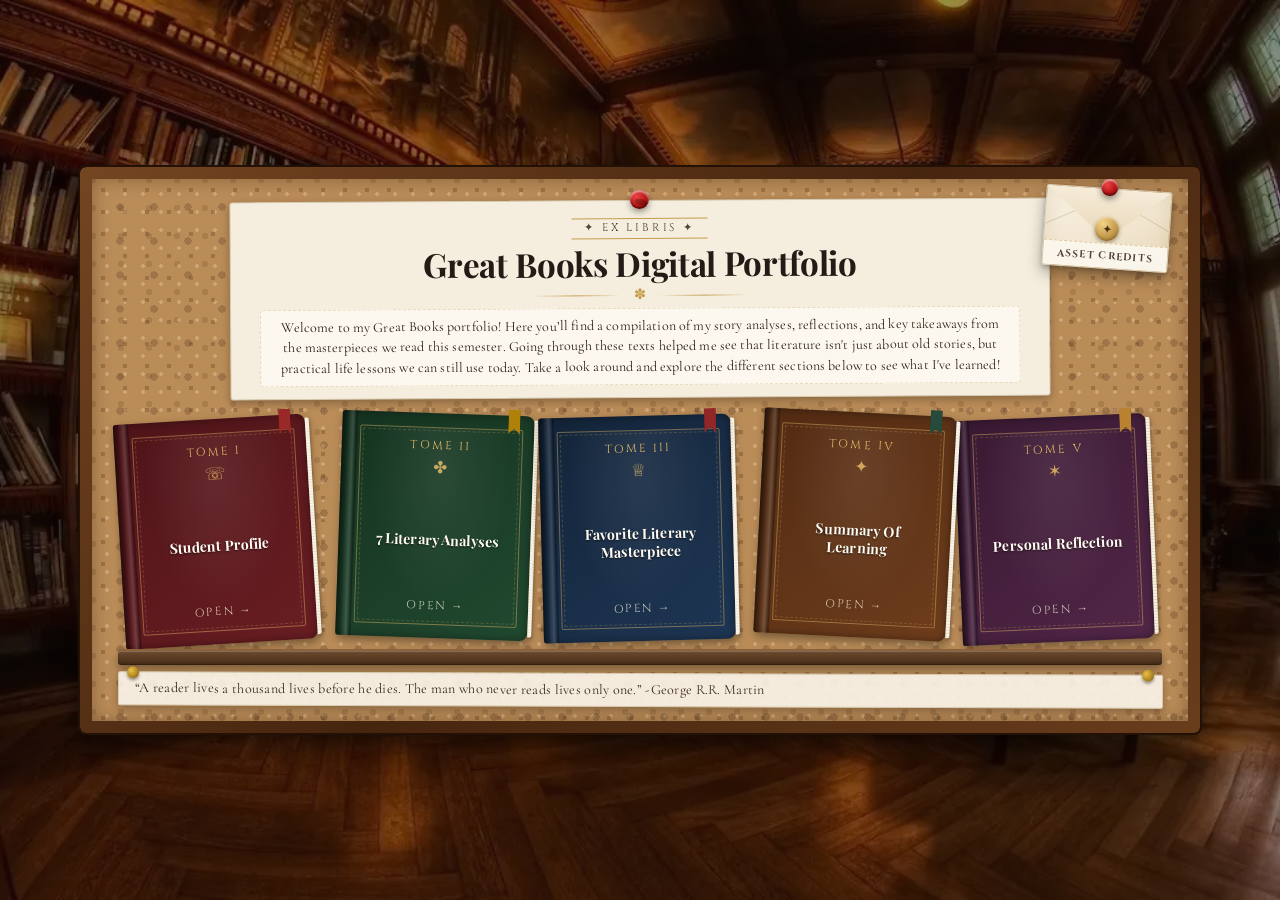
<file: index.html>
<!DOCTYPE html>
<html lang="en">

<head>
  <meta charset="UTF-8">
  <meta name="viewport" content="width=device-width, initial-scale=1.0">
  <title>Great Books Portfolio of Botis</title>

  <!-- Adaptive performance mode: decides before styles paint -->
  <script src="perf.js"></script>

  <!-- Google Fonts for Classical & Typewriter Scrapbook Aesthetic -->
  <link rel="preconnect" href="https://fonts.googleapis.com">
  <link rel="preconnect" href="https://fonts.gstatic.com" crossorigin>
  <link
    href="https://fonts.googleapis.com/css2?family=Cinzel:wght@400;600;700&family=Cormorant+Garamond:ital,wght@0,400;0,600;0,700;1,400&family=Playfair+Display:wght@700&display=swap"
    rel="stylesheet">

  <link rel="preload" as="image" href="images/opt/Library.webp" fetchpriority="high">
  <link rel="stylesheet" href="index.css">
  <link rel="stylesheet" href="viewport-scale.css">
  <script src="viewport-scale.js" defer></script>
  <link rel="stylesheet" href="perf-lite.css">
</head>

<body>

  <!-- Bulletin Board Container -->
  <main class="bulletin-board" role="main">

    <!-- Pinned Asset Credits Letter Envelope -->
    <button type="button" class="credits-envelope" id="credits-envelope" aria-haspopup="dialog"
      aria-controls="credits-letter-overlay" aria-expanded="false" aria-label="Open asset credits letter">
      <span class="envelope-pin" aria-hidden="true"></span>
      <span class="envelope-body" aria-hidden="true">
        <span class="envelope-flap"></span>
        <span class="envelope-seal">&#10022;</span>
        <span class="envelope-label">Asset Credits</span>
      </span>
    </button>

    <!-- Paper Note Pinned to the Bulletin Board -->
    <header class="pinned-paper-note">
      <!-- 3D Red Pushpin -->
      <div class="pushpin" aria-hidden="true"></div>

      <div class="ex-libris-tag">
        <span>&#10022; Ex Libris &#10022;</span>
      </div>

      <h1 class="main-title">Great Books Digital Portfolio</h1>

      <div class="ornamental-divider" aria-hidden="true">
        <span class="divider-line"></span>
        <span class="divider-icon">&#10045;</span>
        <span class="divider-line"></span>
      </div>

      <!-- Description Placeholder on Pinned Paper -->
      <div class="description-box">
        <p>
          Welcome to my Great Books portfolio! Here you’ll find a compilation of my story analyses, reflections, and key
          takeaways from the masterpieces we read this semester. Going through these texts helped me see that literature
          isn't just about old stories, but practical life lessons we can still use today. Take a look around and
          explore the different sections below to see what I've learned!
        </p>
      </div>
    </header>

    <!-- Classical Bookshelf Section (Preserved) -->
    <section class="shelf-section" aria-label="Portfolio Volumes">
      <!-- 5 Interactive Tilted Book Buttons with Static Invisible Rectangular Hover Slots -->
      <div class="books-container">

        <!-- Book 1: Student Profile -->
        <a href="student-profile.html" class="book-slot" aria-label="Open Student Profile volume">
          <div class="book-card book-1 book-burgundy">
            <span class="ribbon-bookmark" aria-hidden="true"></span>
            <div class="cover-inner-border">
              <span class="volume-tag">Tome I</span>
              <div class="book-emblem" aria-hidden="true">&#9743;</div>
              <h2 class="book-title">Student Profile</h2>
              <span class="open-prompt">Open <span class="arrow">&rarr;</span></span>
            </div>
          </div>
        </a>

        <!-- Book 2: 7 Literary Analyses -->
        <a href="literary-analyses.html" class="book-slot" aria-label="Open 7 Literary Analyses volume">
          <div class="book-card book-2 book-forest">
            <span class="ribbon-bookmark" aria-hidden="true"></span>
            <div class="cover-inner-border">
              <span class="volume-tag">Tome II</span>
              <div class="book-emblem" aria-hidden="true">&#10020;</div>
              <h2 class="book-title">7 Literary Analyses</h2>
              <span class="open-prompt">Open <span class="arrow">&rarr;</span></span>
            </div>
          </div>
        </a>

        <!-- Book 3: Favorite Literary Masterpiece -->
        <a href="favorite-masterpiece.html" class="book-slot" aria-label="Open Favorite Literary Masterpiece volume">
          <div class="book-card book-3 book-navy">
            <span class="ribbon-bookmark" aria-hidden="true"></span>
            <div class="cover-inner-border">
              <span class="volume-tag">Tome III</span>
              <div class="book-emblem" aria-hidden="true">&#9813;</div>
              <h2 class="book-title">Favorite Literary Masterpiece</h2>
              <span class="open-prompt">Open <span class="arrow">&rarr;</span></span>
            </div>
          </div>
        </a>

        <!-- Book 4: Summary of Learning -->
        <a href="summary-of-learning.html" class="book-slot" aria-label="Open Summary of Learning volume">
          <div class="book-card book-4 book-leather">
            <span class="ribbon-bookmark" aria-hidden="true"></span>
            <div class="cover-inner-border">
              <span class="volume-tag">Tome IV</span>
              <div class="book-emblem" aria-hidden="true">&#10022;</div>
              <h2 class="book-title">Summary of Learning</h2>
              <span class="open-prompt">Open <span class="arrow">&rarr;</span></span>
            </div>
          </div>
        </a>

        <!-- Book 5: Personal Reflection -->
        <a href="personal-reflection.html" class="book-slot" aria-label="Open Personal Reflection volume">
          <div class="book-card book-5 book-plum">
            <span class="ribbon-bookmark" aria-hidden="true"></span>
            <div class="cover-inner-border">
              <span class="volume-tag">Tome V</span>
              <div class="book-emblem" aria-hidden="true">&#10038;</div>
              <h2 class="book-title">Personal Reflection</h2>
              <span class="open-prompt">Open <span class="arrow">&rarr;</span></span>
            </div>
          </div>
        </a>

      </div>

      <!-- Shelf Ledge beneath the books -->
      <div class="bookshelf-ledge" aria-hidden="true"></div>
    </section>

    <!-- Pinned Footer Note -->
    <footer class="pinned-footer-note">
      <span class="corner-pin left" aria-hidden="true"></span>
      <span class="corner-pin right" aria-hidden="true"></span>
      <p class="footer-quote">&ldquo;A reader lives a thousand lives before he dies. The man who never reads lives only
        one.&rdquo; -George R.R. Martin</p>
    </footer>

  </main>

  <!-- Asset Credits Opened Letter Overlay -->
  <div class="credits-letter-overlay" id="credits-letter-overlay" role="dialog" aria-modal="true"
    aria-labelledby="credits-letter-title" aria-hidden="true">
    <div class="credits-letter-wrap">
      <button type="button" class="credits-letter-close" aria-label="Close asset credits">&times;</button>
      <article class="credits-letter">
        <header class="credits-letter-header">
          <span class="credits-letter-kicker">Ex Libris &middot; Attributions</span>
          <h2 class="credits-letter-title" id="credits-letter-title">Asset Credits</h2>
          <p class="credits-letter-intro">
            Sources for the artwork, imagery, and sound effects gathered for this portfolio.
          </p>
        </header>

        <div class="credits-letter-body">
          <section class="credits-group">
            <h3 class="credits-group-title">Homepage</h3>
            <ul class="credits-list">
              <li class="credits-item">
                <a href="https://wallhaven.cc/w/3km2ry" target="_blank" rel="noopener noreferrer">
                  <span class="credits-source-name">Background Library</span>
                  <span class="credits-source-url">https://wallhaven.cc/w/3km2ry</span>
                </a>
              </li>
            </ul>
          </section>

          <section class="credits-group">
            <h3 class="credits-group-title">Tome I</h3>
            <ul class="credits-list">
              <li class="credits-item">
                <a href="https://slamdunk.fandom.com/wiki/Takehiko_Inoue" target="_blank" rel="noopener noreferrer">
                  <span class="credits-source-name">Takehiko Inoue</span>
                  <span class="credits-source-url">https://slamdunk.fandom.com/wiki/Takehiko_Inoue</span>
                </a>
              </li>
              <li class="credits-item">
                <a href="https://halcyonrealms.com/mangacomics/slam-dunk-manga-new-edition-cover-art-full-collection/"
                  target="_blank" rel="noopener noreferrer">
                  <span class="credits-source-name">Slam Dunk Cover</span>
                  <span
                    class="credits-source-url">https://halcyonrealms.com/mangacomics/slam-dunk-manga-new-edition-cover-art-full-collection/</span>
                </a>
              </li>
              <li class="credits-item">
                <a href="https://en.wikipedia.org/wiki/Vagabond_(manga)" target="_blank" rel="noopener noreferrer">
                  <span class="credits-source-name">Vagabond Cover</span>
                  <span class="credits-source-url">https://en.wikipedia.org/wiki/Vagabond_(manga)</span>
                </a>
              </li>
              <li class="credits-item">
                <a href="https://www.simonandschuster.com/books/Real-Vol-15/Takehiko-Inoue/Real/9781974724604"
                  target="_blank" rel="noopener noreferrer">
                  <span class="credits-source-name">Real Cover</span>
                  <span
                    class="credits-source-url">https://www.simonandschuster.com/books/Real-Vol-15/Takehiko-Inoue/Real/9781974724604</span>
                </a>
              </li>
            </ul>
          </section>

          <section class="credits-group">
            <h3 class="credits-group-title">Tome II</h3>
            <ul class="credits-list">
              <li class="credits-item">
                <a href="https://www.testifygod.org/job-38-42-god-speaks-to-job.html" target="_blank"
                  rel="noopener noreferrer">
                  <span class="credits-source-name">Voice out the Whirlwind</span>
                  <span class="credits-source-url">https://www.testifygod.org/job-38-42-god-speaks-to-job.html</span>
                </a>
              </li>
              <li class="credits-item">
                <a href="https://sbm.org.uk/?page_id=1338" target="_blank" rel="noopener noreferrer">
                  <span class="credits-source-name">Maharishi Valmiki</span>
                  <span class="credits-source-url">https://sbm.org.uk/?page_id=1338</span>
                </a>
              </li>
              <li class="credits-item">
                <a href="https://ph.pinterest.com/pin/187743878205126045/" target="_blank" rel="noopener noreferrer">
                  <span class="credits-source-name">Ramayana</span>
                  <span class="credits-source-url">https://ph.pinterest.com/pin/187743878205126045/</span>
                </a>
              </li>
              <li class="credits-item">
                <a href="https://www.chinmayamissionmumbai.com/chinmaya/hcc/gurupurnima" target="_blank"
                  rel="noopener noreferrer">
                  <span class="credits-source-name">Maharishi Veda Vyasa</span>
                  <span class="credits-source-url">https://www.chinmayamissionmumbai.com/chinmaya/hcc/gurupurnima</span>
                </a>
              </li>
              <li class="credits-item">
                <a href="https://www.reddit.com/r/hinduism/comments/vbvhi4/an_italian_giampaolo_tomassetti_took_5_years_to/?tl=en"
                  target="_blank" rel="noopener noreferrer">
                  <span class="credits-source-name">Mahabharata</span>
                  <span
                    class="credits-source-url">https://www.reddit.com/r/hinduism/comments/vbvhi4/an_italian_giampaolo_tomassetti_took_5_years_to/?tl=en</span>
                </a>
              </li>
              <li class="credits-item">
                <a href="https://www.meisterdrucke.uk/fine-art-prints/Unknown-artist/953772/Homer.html" target="_blank"
                  rel="noopener noreferrer">
                  <span class="credits-source-name">Homer</span>
                  <span
                    class="credits-source-url">https://www.meisterdrucke.uk/fine-art-prints/Unknown-artist/953772/Homer.html</span>
                </a>
              </li>
              <li class="credits-item">
                <a href="https://commons.wikimedia.org/wiki/File:Triumph_of_Achilles_in_Corfu_Achilleion.jpg"
                  target="_blank" rel="noopener noreferrer">
                  <span class="credits-source-name">Iliad</span>
                  <span
                    class="credits-source-url">https://commons.wikimedia.org/wiki/File:Triumph_of_Achilles_in_Corfu_Achilleion.jpg</span>
                </a>
              </li>
              <li class="credits-item">
                <a href="https://commons.wikimedia.org/wiki/File:WATERHOUSE_-_Ulises_y_las_Sirenas_(National_Gallery_of_Victoria,_Melbourne,_1891._%C3%93leo_sobre_lienzo,_100.6_x_202_cm).jpg"
                  target="_blank" rel="noopener noreferrer">
                  <span class="credits-source-name">Odyssey</span>
                  <span
                    class="credits-source-url">https://commons.wikimedia.org/wiki/File:WATERHOUSE_-_Ulises_y_las_Sirenas_(National_Gallery_of_Victoria,_Melbourne,_1891._%C3%93leo_sobre_lienzo,_100.6_x_202_cm).jpg</span>
                </a>
              </li>
              <li class="credits-item">
                <a href="https://www.britannica.com/topic/La-Chanson-de-Roland" target="_blank"
                  rel="noopener noreferrer">
                  <span class="credits-source-name">Song of Roland</span>
                  <span class="credits-source-url">https://www.britannica.com/topic/La-Chanson-de-Roland</span>
                </a>
              </li>
              <li class="credits-item">
                <a href="https://www.britannica.com/topic/The-Tale-of-Genji" target="_blank" rel="noopener noreferrer">
                  <span class="credits-source-name">Murasaki Shikibu</span>
                  <span class="credits-source-url">https://www.britannica.com/topic/The-Tale-of-Genji</span>
                </a>
              </li>
              <li class="credits-item">
                <a href="https://ukiyo-e.org/image/jaodb/Masao_Ebina-The_Tale_of_Genji-CH33_Fuji_no_Uraba-00038391-050905-F12"
                  target="_blank" rel="noopener noreferrer">
                  <span class="credits-source-name">Tale of Genji</span>
                  <span
                    class="credits-source-url">https://ukiyo-e.org/image/jaodb/Masao_Ebina-The_Tale_of_Genji-CH33_Fuji_no_Uraba-00038391-050905-F12</span>
                </a>
              </li>
            </ul>
          </section>

          <section class="credits-group">
            <h3 class="credits-group-title">Tome III</h3>
            <ul class="credits-list">
              <li class="credits-item">
                <a href="https://commons.wikimedia.org/wiki/File:The_Brahman_Bidpai_(in_a_conversation_with_the_Raja_of_India)._BNF_Persan_376,_folio_82v.jpg"
                  target="_blank" rel="noopener noreferrer">
                  <span class="credits-source-name">Vishnu Sharma</span>
                  <span
                    class="credits-source-url">https://commons.wikimedia.org/wiki/File:The_Brahman_Bidpai_(in_a_conversation_with_the_Raja_of_India)._BNF_Persan_376,_folio_82v.jpg</span>
                </a>
              </li>
              <li class="credits-item">
                <a href="https://in.pinterest.com/pin/740490363768072303/" target="_blank" rel="noopener noreferrer">
                  <span class="credits-source-name">Panchatantra</span>
                  <span class="credits-source-url">https://in.pinterest.com/pin/740490363768072303/</span>
                </a>
              </li>
            </ul>
          </section>

          <section class="credits-group">
            <h3 class="credits-group-title">Sound Effects</h3>
            <ul class="credits-list">
              <li class="credits-item">
                <a href="https://pixabay.com/sound-effects/film-special-effects-sliding-book-36725/" target="_blank"
                  rel="noopener noreferrer">
                  <span class="credits-source-name">Book Slide</span>
                  <span
                    class="credits-source-url">https://pixabay.com/sound-effects/film-special-effects-sliding-book-36725/</span>
                </a>
              </li>
              <li class="credits-item">
                <a href="https://pixabay.com/sound-effects/film-special-effects-book-page-turn-104314/" target="_blank"
                  rel="noopener noreferrer">
                  <span class="credits-source-name">Page Turn</span>
                  <span
                    class="credits-source-url">https://pixabay.com/sound-effects/film-special-effects-book-page-turn-104314/</span>
                </a>
              </li>
              <li class="credits-item">
                <a href="https://pixabay.com/sound-effects/film-special-effects-book-drop-30016/" target="_blank"
                  rel="noopener noreferrer">
                  <span class="credits-source-name">Book Open</span>
                  <span
                    class="credits-source-url">https://pixabay.com/sound-effects/film-special-effects-book-drop-30016/</span>
                </a>
              </li>
            </ul>
          </section>
        </div>

        <footer class="credits-letter-footer">
          With gratitude to the artists &amp; archives &bull; Great Books Portfolio
        </footer>
      </article>
    </div>
  </div>

  <!-- Sound Effects -->
  <audio id="book-hover-sound" src="assets/book.mp3" preload="none"></audio>
  <audio id="book-slide-sound" src="assets/book slide.mp3" preload="none"></audio>

  <script>
    document.addEventListener('DOMContentLoaded', () => {
      const hoverAudio = document.getElementById('book-hover-sound');
      const slideAudio = document.getElementById('book-slide-sound');
      const interactiveSlots = document.querySelectorAll('.book-slot');

      // Suppress hover sound when a click is imminent (mousedown → click)
      let suppressHover = false;
      let hoverSoundTimeout = null;

      function scheduleHoverSound() {
        if (!hoverAudio) return;
        clearTimeout(hoverSoundTimeout);
        // Small delay so mousedown can cancel before the sound actually starts
        hoverSoundTimeout = setTimeout(() => {
          if (suppressHover) return;
          try {
            hoverAudio.currentTime = 0;
            hoverAudio.volume = 0.75;
            hoverAudio.play().catch(() => { });
          } catch (e) { /* audio is a progressive enhancement */ }
        }, 80);
      }

      function playSlideAndNavigate(e) {
        const href = this.href;
        if (!slideAudio || !href) return;
        e.preventDefault();

        // Hover sound already suppressed by mousedown; play only the slide SFX
        try {
          slideAudio.currentTime = 0;
          slideAudio.volume = 0.85;
          slideAudio.play().catch(() => { });
          // Guard flag: only navigate once, whichever fires first
          let navigated = false;
          const navigate = () => {
            if (navigated) return;
            navigated = true;
            clearTimeout(timer);
            slideAudio.removeEventListener('ended', navigate);
            window.location.href = href;
          };
          const timer = setTimeout(navigate, 420);
          slideAudio.addEventListener('ended', navigate, { once: true });
        } catch (err) {
          window.location.href = href;
        }
      }

      interactiveSlots.forEach((slot) => {
        slot.addEventListener('mouseenter', () => {
          suppressHover = false;
          scheduleHoverSound();
        });
        slot.addEventListener('mouseleave', () => {
          suppressHover = false;
          clearTimeout(hoverSoundTimeout);
        });
        // mousedown fires before click — cancel the pending hover sound immediately
        slot.addEventListener('mousedown', () => {
          suppressHover = true;
          clearTimeout(hoverSoundTimeout);
        });
        slot.addEventListener('focus', scheduleHoverSound);
        slot.addEventListener('click', playSlideAndNavigate);
      });

      // ------------------------------------------------------------------
      // Asset Credits Envelope & Opened Letter Overlay
      // ------------------------------------------------------------------
      const creditsEnvelope = document.getElementById('credits-envelope');
      const creditsOverlay = document.getElementById('credits-letter-overlay');
      const creditsClose = creditsOverlay
        ? creditsOverlay.querySelector('.credits-letter-close')
        : null;
      const pageTurnAudio = new Audio('assets/page turn.mp3');
      pageTurnAudio.preload = 'none';
      let lastFocusedElement = null;

      function playLetterSound() {
        try {
          pageTurnAudio.currentTime = 0;
          pageTurnAudio.volume = 0.55;
          pageTurnAudio.play().catch(() => { });
        } catch (err) {
          // Audio is a progressive enhancement only.
        }
      }

      function openCreditsLetter() {
        if (!creditsOverlay || !creditsEnvelope) return;
        lastFocusedElement = document.activeElement;
        creditsOverlay.classList.add('is-active');
        creditsOverlay.setAttribute('aria-hidden', 'false');
        creditsEnvelope.setAttribute('aria-expanded', 'true');
        document.body.classList.add('credits-open');
        playLetterSound();
        setTimeout(() => {
          if (creditsClose) creditsClose.focus();
        }, 120);
      }

      function closeCreditsLetter() {
        if (!creditsOverlay || !creditsEnvelope) return;
        creditsOverlay.classList.remove('is-active');
        creditsOverlay.setAttribute('aria-hidden', 'true');
        creditsEnvelope.setAttribute('aria-expanded', 'false');
        document.body.classList.remove('credits-open');
        if (lastFocusedElement && typeof lastFocusedElement.focus === 'function') {
          lastFocusedElement.focus();
        }
      }

      if (creditsEnvelope) {
        creditsEnvelope.addEventListener('click', openCreditsLetter);
      }

      if (creditsClose) {
        creditsClose.addEventListener('click', closeCreditsLetter);
      }

      if (creditsOverlay) {
        // Clicking the dimmed backdrop (but not the letter) closes the overlay.
        creditsOverlay.addEventListener('click', (e) => {
          if (e.target === creditsOverlay) closeCreditsLetter();
        });

        // Keep keyboard focus cycling between the close button and the links.
        creditsOverlay.addEventListener('keydown', (e) => {
          if (e.key !== 'Tab' || !creditsOverlay.classList.contains('is-active')) return;
          const focusables = creditsOverlay.querySelectorAll('a[href], button');
          if (!focusables.length) return;
          const first = focusables[0];
          const last = focusables[focusables.length - 1];
          if (e.shiftKey && document.activeElement === first) {
            e.preventDefault();
            last.focus();
          } else if (!e.shiftKey && document.activeElement === last) {
            e.preventDefault();
            first.focus();
          }
        });
      }

      document.addEventListener('keydown', (e) => {
        if (e.key === 'Escape' && creditsOverlay && creditsOverlay.classList.contains('is-active')) {
          closeCreditsLetter();
        }
      });
    });
  </script>

</body>

</html>
</file>
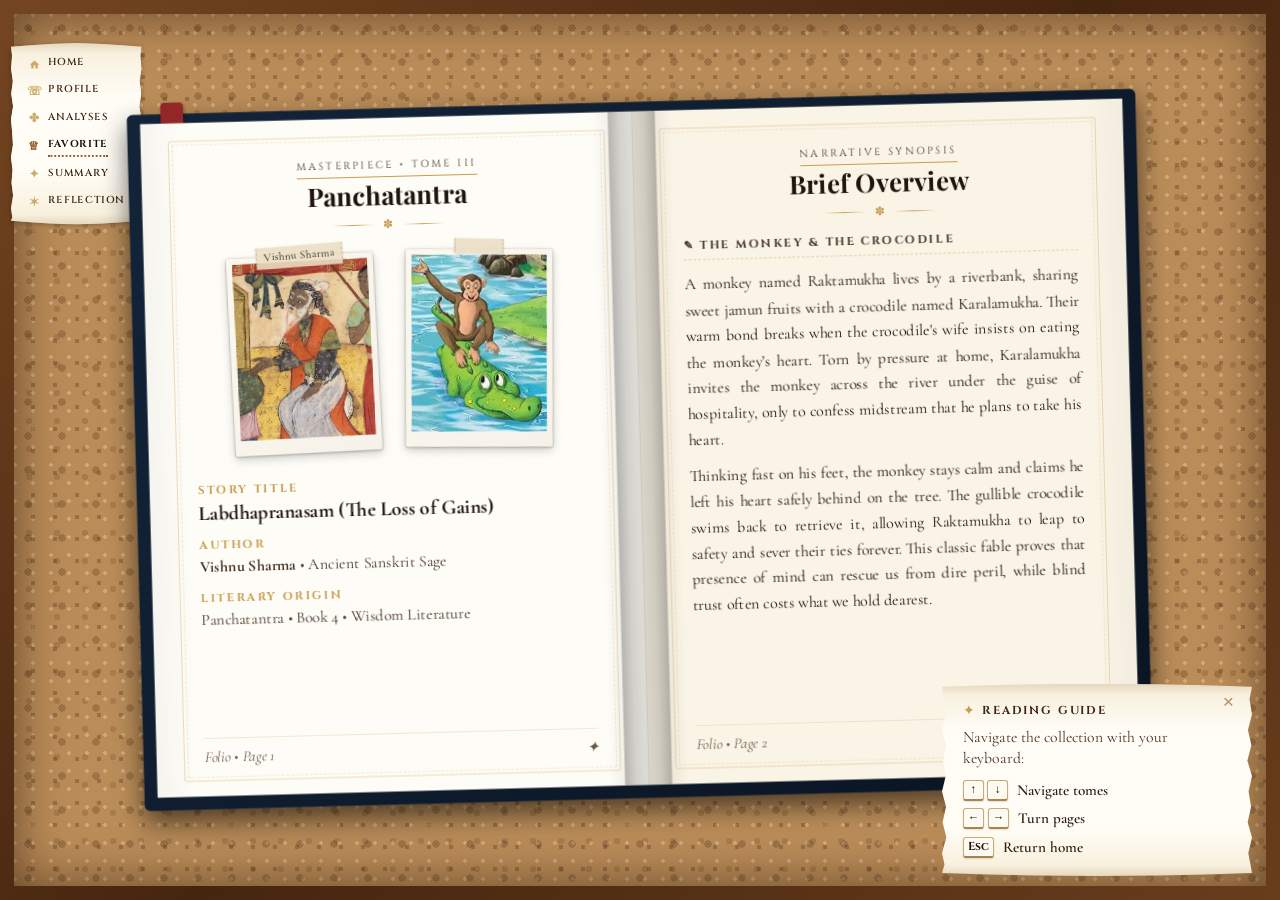
<file: favorite-masterpiece.html>
<!DOCTYPE html>
<html lang="en">

<head>
  <meta charset="UTF-8">
  <meta name="viewport" content="width=device-width, initial-scale=1.0">
  <title>Tome III - Favorite Literary Masterpiece</title>

  <!-- Adaptive performance mode: decides before styles paint -->
  <script src="perf.js"></script>

  <!-- Google Fonts for Classical Aesthetic (Identical to Tome I & Tome II) -->
  <link rel="preconnect" href="https://fonts.googleapis.com">
  <link rel="preconnect" href="https://fonts.gstatic.com" crossorigin>
  <link
    href="https://fonts.googleapis.com/css2?family=Cinzel:wght@400;600;700&family=Cormorant+Garamond:ital,wght@0,400;0,600;0,700;1,400&family=Playfair+Display:wght@700&display=swap"
    rel="stylesheet">

  <link rel="stylesheet" href="nav.css">
  <link rel="stylesheet" href="favorite-masterpiece.css">
  <link rel="stylesheet" href="viewport-scale.css">
  <script src="viewport-scale.js" defer></script>
  <link rel="stylesheet" href="perf-lite.css">
</head>

<body>

  <!-- Top Navigation Vertical Torn Paper Menu Pinned to Bulletin Board -->
  <nav class="board-top-nav" aria-label="Anthology Navigation">
    <div class="torn-paper-menu">
      <ul class="nav-menu-list">
        <li>
          <a href="index.html" class="nav-link">
            <span class="nav-icon" aria-hidden="true"><svg class="nav-icon-svg" viewBox="0 0 24 24" width="12"
                height="12" fill="currentColor">
                <path d="M10 20v-6h4v6h5v-8h3L12 3 2 12h3v8z" />
              </svg></span>
            <span class="nav-text">Home</span>
          </a>
        </li>
        <li>
          <a href="student-profile.html" class="nav-link">
            <span class="nav-icon" aria-hidden="true">&#9743;</span>
            <span class="nav-text">Profile</span>
          </a>
        </li>
        <li>
          <a href="literary-analyses.html" class="nav-link">
            <span class="nav-icon" aria-hidden="true">&#10020;</span>
            <span class="nav-text">Analyses</span>
          </a>
        </li>
        <li>
          <a href="favorite-masterpiece.html" class="nav-link is-active" aria-current="page">
            <span class="nav-icon" aria-hidden="true">&#9813;</span>
            <span class="nav-text">Favorite</span>
          </a>
        </li>
        <li>
          <a href="summary-of-learning.html" class="nav-link">
            <span class="nav-icon" aria-hidden="true">&#10022;</span>
            <span class="nav-text">Summary</span>
          </a>
        </li>
        <li>
          <a href="personal-reflection.html" class="nav-link">
            <span class="nav-icon" aria-hidden="true">&#10038;</span>
            <span class="nav-text">Reflection</span>
          </a>
        </li>
      </ul>
    </div>
  </nav>

  <!-- Open Book Component (Fits Screen Height with Natural Tilt) -->
  <article class="open-book-container" aria-label="Favorite Literary Masterpiece Open Book">

    <!-- Center Hanging Silk Bookmark Ribbon (Positioned behind pages) -->
    <div class="center-silk-ribbon" aria-hidden="true"></div>

    <div class="book-spreads-wrapper">

      <!-- ========================================================
           SPREAD 1: Pages 1 & 2
           ======================================================== -->
      <div class="book-spread active-spread" id="spread-1" role="tabpanel" aria-labelledby="spread-1">

        <!-- PAGE 1: Story Title, Author & Duo Photo Gallery -->
        <section class="book-page page-left" aria-label="Story Title and Author">
          <div class="page-inner-border">

            <header class="page-header">
              <span class="chapter-badge">Masterpiece &bull; Tome III</span>
              <h1 class="page-title">Panchatantra</h1>
              <div class="page-divider" aria-hidden="true">&#10045;</div>
            </header>

            <!-- Side-by-side photo cards: Author portrait (left) & Story illustration (right) -->
            <div class="analysis-duo-gallery" aria-label="Vishnu Sharma and Panchatantra">
              <figure class="duo-card duo-author">
                <span class="tape">Vishnu Sharma</span>
                <img src="images/opt/Vishnu Sharma.webp" alt="Portrait of Vishnu Sharma" class="duo-thumb"
                  width="500" height="818" onerror="this.style.display='none'" loading="lazy" decoding="async">
              </figure>

              <figure class="duo-card duo-story">
                <span class="tape" aria-hidden="true"></span>
                <img src="images/opt/Panchatantra.webp" alt="Panchatantra fable illustration" class="duo-thumb"
                  width="237" height="280" onerror="this.style.display='none'" loading="lazy" decoding="async">
              </figure>
            </div>

            <!-- Identity Metadata: Story Title, Author, Origin -->
            <div class="identity-meta">
              <div class="meta-field">
                <span class="meta-label">Story Title</span>
                <p class="meta-value">Labdhapranasam (The Loss of Gains)</p>
              </div>

              <div class="meta-field">
                <span class="meta-label">Author</span>
                <p class="meta-value-sub"><strong>Vishnu Sharma</strong> &bull; Ancient Sanskrit Sage</p>
              </div>

              <div class="meta-field">
                <span class="meta-label">Literary Origin</span>
                <p class="meta-value-sub">Panchatantra &bull; Book 4 &bull; Wisdom Literature</p>
              </div>
            </div>

            <!-- Page 1 Footer -->
            <footer class="page-footer">
              <span class="page-num">Folio &bull; Page 1</span>
              <span class="page-num">&#10022;</span>
            </footer>

          </div>
        </section>

        <!-- PAGE 2: Brief Overview of the Story -->
        <section class="book-page page-right" aria-label="Brief Overview">
          <div class="page-inner-border">

            <header class="page-header">
              <span class="chapter-badge">Narrative Synopsis</span>
              <h2 class="page-title">Brief Overview</h2>
              <div class="page-divider" aria-hidden="true">&#10045;</div>
            </header>

            <div class="content-section">
              <h3 class="section-heading">&#9998; The Monkey &amp; the Crocodile</h3>
              <p class="section-text">
                A monkey named Raktamukha lives by a riverbank, sharing sweet jamun fruits with a crocodile named
                Karalamukha. Their warm bond breaks when the crocodile's wife insists on eating the monkey’s heart. Torn
                by pressure at home, Karalamukha invites the monkey across the river under the guise of hospitality,
                only to confess midstream that he plans to take his heart.
              </p>
              <p class="section-text">
                Thinking fast on his feet, the monkey stays calm and claims he left his heart safely behind on the tree.
                The gullible crocodile swims back to retrieve it, allowing Raktamukha to leap to safety and sever their
                ties forever. This classic fable proves that presence of mind can rescue us from dire peril, while
                blind trust often costs what we hold dearest.
              </p>
            </div>

            <!-- Page 2 Footer with Folded Paper Dog-Ear Corner -->
            <footer class="page-footer">
              <span class="page-num">Folio &bull; Page 2</span>
              <button class="page-corner-fold fold-right" onclick="switchSpread(2)" aria-label="Turn page forward"
                title="Folded corner: click to turn page"></button>
            </footer>

          </div>
        </section>

      </div>

      <!-- ========================================================
           SPREAD 2: Pages 3 & 4
           ======================================================== -->
      <div class="book-spread" id="spread-2" role="tabpanel" aria-labelledby="spread-2">

        <!-- PAGE 3: The Reason Why It's My Favorite -->
        <section class="book-page page-left" aria-label="The Reason">
          <div class="page-inner-border">

            <header class="page-header">
              <span class="chapter-badge">Personal Preference</span>
              <h2 class="page-title">The Reason</h2>
              <div class="page-divider" aria-hidden="true">&#10045;</div>
            </header>

            <div class="content-section">
              <h3 class="section-heading">&#10020; Why It&rsquo;s My Favorite Masterpiece</h3>
              <p class="section-text">
                The monkey and the crocodile is my favorite literary masterpiece because it gives a great lesson without
                making me sit through a super long story. I like how it gets right to the point, so whenever I need a
                quick reminder about being careful with who I trust, I can just think back to this story without reading
                through pages of text.
              </p>
              <p class="section-text">
                It also feels super familiar to me because it reminds me of the Pabula ng Unggoy at Buwaya in the
                Philippines. It makes me wonder if our local version was derived from this Panchatantra story.
              </p>
              <p class="section-text">
                Plus, stories that personify animals are just really fun to read. Giving animals human personalities,
                talk, and sneaky traits makes the whole thing entertaining, while still keeping the moral simple and
                relatable for everyday life.
              </p>
            </div>

            <!-- Page 3 Footer with Folded Paper Dog-Ear Corner -->
            <footer class="page-footer">
              <button class="page-corner-fold fold-left" onclick="switchSpread(1)" aria-label="Turn page back"
                title="Folded corner: click to turn back"></button>
              <span class="page-num">Folio &bull; Page 3</span>
            </footer>

          </div>
        </section>

        <!-- PAGE 4: Why I Appreciate the Story & Personal Connection and Realization -->
        <section class="book-page page-right" aria-label="Appreciation and Insight">
          <div class="page-inner-border">

            <header class="page-header">
              <span class="chapter-badge">Reflection &bull; Meaning</span>
              <h2 class="page-title">Appreciation &amp; Insight</h2>
              <div class="page-divider" aria-hidden="true">&#10045;</div>
            </header>

            <div class="content-section">
              <h3 class="section-heading">&#10020; Why I Appreciate the Story</h3>
              <p class="section-text">
                The themes of betrayal, presence of mind, and misplaced trust are the reasons why I appreciate this
                story. Karalamukha starting off as a loyal friend but giving in to his wife's demands shows how
                quickly people can turn on you when external pressure comes in, which is a practical lesson about
                keeping your guard up. On the other hand, Raktamukha's character shows the power of staying calm under
                pressure. Instead of panicking when he realizes he's in danger, he uses his quick wits to outsmart the
                crocodile, proving that clear thinking can save you from tough situations.
              </p>
            </div>

            <div class="content-section">
              <h3 class="section-heading">&#10038; Personal Connection and Realization</h3>
              <p class="section-text" style="font-style: italic;">
                Reading this story made me reflect on my own relationships and how easy it is to trust people without
                thinking twice. Being a good friend doesn't mean blindly following someone or letting
                your guard down completely, proving that these quick life lessons are universal and stick with us no
                matter where we grow up.
              </p>
            </div>

            <!-- Page 4 Footer (Final Page) -->
            <footer class="page-footer">
              <span class="page-num">Folio &bull; Page 4</span>
              <span class="page-num" aria-hidden="true">&#10022;</span>
            </footer>

          </div>
        </section>

      </div>

      <!-- Realistic 3D Flipping Leaf Overlay -->
      <div class="flipping-page-leaf" id="flipping-leaf" aria-hidden="true">
        <div class="leaf-side leaf-front" id="leaf-front"></div>
        <div class="leaf-side leaf-back" id="leaf-back"></div>
      </div>

      <!-- Dynamic Ambient Page Shadows -->
      <div class="page-turning-shadow shadow-left" id="shadow-left" aria-hidden="true"></div>
      <div class="page-turning-shadow shadow-right" id="shadow-right" aria-hidden="true"></div>

    </div>
  </article>

  <!-- Sound Effect on Page Turn -->
  <audio id="page-turn-sound" src="assets/page turn.mp3" preload="none"></audio>

  <!-- Interactive Spread Switcher: Text Fade-Out -> Curved Page Turn -> Text Fade-In -->
  <script>
    let isTurning = false;
    let page2Clone = null;
    let page3Clone = null;

    function prefersReducedMotion() {
      return window.matchMedia && window.matchMedia('(prefers-reduced-motion: reduce)').matches;
    }

    function isLiteMode() {
      return document.documentElement.classList.contains('perf-lite');
    }

    function getOrCreateClones() {
      if (!page2Clone || !page3Clone) {
        const spread1 = document.getElementById('spread-1');
        const spread2 = document.getElementById('spread-2');
        if (spread1 && spread2) {
          const p2 = spread1.querySelector('.page-right');
          const p3 = spread2.querySelector('.page-left');
          if (p2 && p3) {
            page2Clone = p2.cloneNode(true);
            page3Clone = p3.cloneNode(true);
          }
        }
      }
      return { page2Clone, page3Clone };
    }

    function playPageTurnSound() {
      const turnAudio = document.getElementById('page-turn-sound');
      if (!turnAudio) return;
      try {
        turnAudio.currentTime = 0;
        turnAudio.volume = 0.85;
        turnAudio.play().catch(() => { });
      } catch (e) {
        turnAudio.play().catch(() => { });
      }
    }

    function switchSpread(targetSpread) {
      if (isTurning) return;
      const spread1 = document.getElementById('spread-1');
      const spread2 = document.getElementById('spread-2');
      const currentSpreadNum = spread1.classList.contains('active-spread') ? 1 : 2;

      if (targetSpread === currentSpreadNum) return;

      const bookContainer = document.querySelector('.open-book-container');
      const flippingLeaf = document.getElementById('flipping-leaf');
      const leafFront = document.getElementById('leaf-front');
      const leafBack = document.getElementById('leaf-back');

      // Play page turn audio sound effect
      playPageTurnSound();

      // Momentarily disappear corner folds on click
      if (bookContainer) {
        bookContainer.classList.add('turning-in-progress');
      }

      // Reduced-motion users and small screens get a cheap crossfade.
      // Lightweight desktops still get the 3D page turn (optimized & quicker).
      const usesStackedLayout = window.innerWidth <= 768 &&
        !document.documentElement.classList.contains('is-scaled');
      if (usesStackedLayout || prefersReducedMotion() || !flippingLeaf || !leafFront || !leafBack) {
        isTurning = true;
        const outgoingSpread = targetSpread === 2 ? spread1 : spread2;
        const incomingSpread = targetSpread === 2 ? spread2 : spread1;
        outgoingSpread.classList.add('leaving-spread');
        outgoingSpread.classList.remove('active-spread');
        incomingSpread.classList.add('active-spread');
        setTimeout(() => {
          outgoingSpread.classList.remove('leaving-spread');
          if (bookContainer) bookContainer.classList.remove('turning-in-progress');
          isTurning = false;
        }, 180);
        return;
      }

      isTurning = true;
      const { page2Clone: p2c, page3Clone: p3c } = getOrCreateClones();

      if (targetSpread === 2) {
        // Turning Forward: Page 2 flips left over the spine to become Page 3
        const page2Source = spread1.querySelector('.page-right');

        leafFront.replaceChildren(p2c);
        leafBack.replaceChildren(p3c);

        spread2.classList.add('spread-underneath');
        page2Source.style.visibility = 'hidden';

        flippingLeaf.className = 'flipping-page-leaf flip-forward';

        const completeTurn = () => {
          spread2.classList.add('active-spread');
          spread2.classList.remove('spread-underneath');
          spread1.classList.remove('active-spread');
          page2Source.style.visibility = '';

          requestAnimationFrame(() => {
            flippingLeaf.className = 'flipping-page-leaf';
            if (bookContainer) {
              bookContainer.classList.remove('turning-in-progress');
            }
            isTurning = false;
          });
        };

        const turnMs = isLiteMode() ? 430 : 500;
        const timer = setTimeout(completeTurn, turnMs + 30);
        flippingLeaf.addEventListener('animationend', () => {
          clearTimeout(timer);
          completeTurn();
        }, { once: true });

      } else {
        // Turning Backward: Page 3 flips right over the spine to become Page 2
        const page3Source = spread2.querySelector('.page-left');

        leafFront.replaceChildren(p3c);
        leafBack.replaceChildren(p2c);

        spread1.classList.add('spread-underneath');
        page3Source.style.visibility = 'hidden';

        flippingLeaf.className = 'flipping-page-leaf flip-backward';

        const completeTurn = () => {
          spread1.classList.add('active-spread');
          spread1.classList.remove('spread-underneath');
          spread2.classList.remove('active-spread');
          page3Source.style.visibility = '';

          requestAnimationFrame(() => {
            flippingLeaf.className = 'flipping-page-leaf';
            if (bookContainer) {
              bookContainer.classList.remove('turning-in-progress');
            }
            isTurning = false;
          });
        };

        const turnMs = isLiteMode() ? 430 : 500;
        const timer = setTimeout(completeTurn, turnMs + 30);
        flippingLeaf.addEventListener('animationend', () => {
          clearTimeout(timer);
          completeTurn();
        }, { once: true });
      }
    }

    // Keyboard navigation (Arrow keys and Page Up/Down)
    document.addEventListener('keydown', (e) => {
      if (e.key === 'ArrowRight' || e.key === 'PageDown') {
        switchSpread(2);
      } else if (e.key === 'ArrowLeft' || e.key === 'PageUp') {
        switchSpread(1);
      }
    });

  </script>
  <script src="book-nav.js"></script>

</body>

</html>
</file>
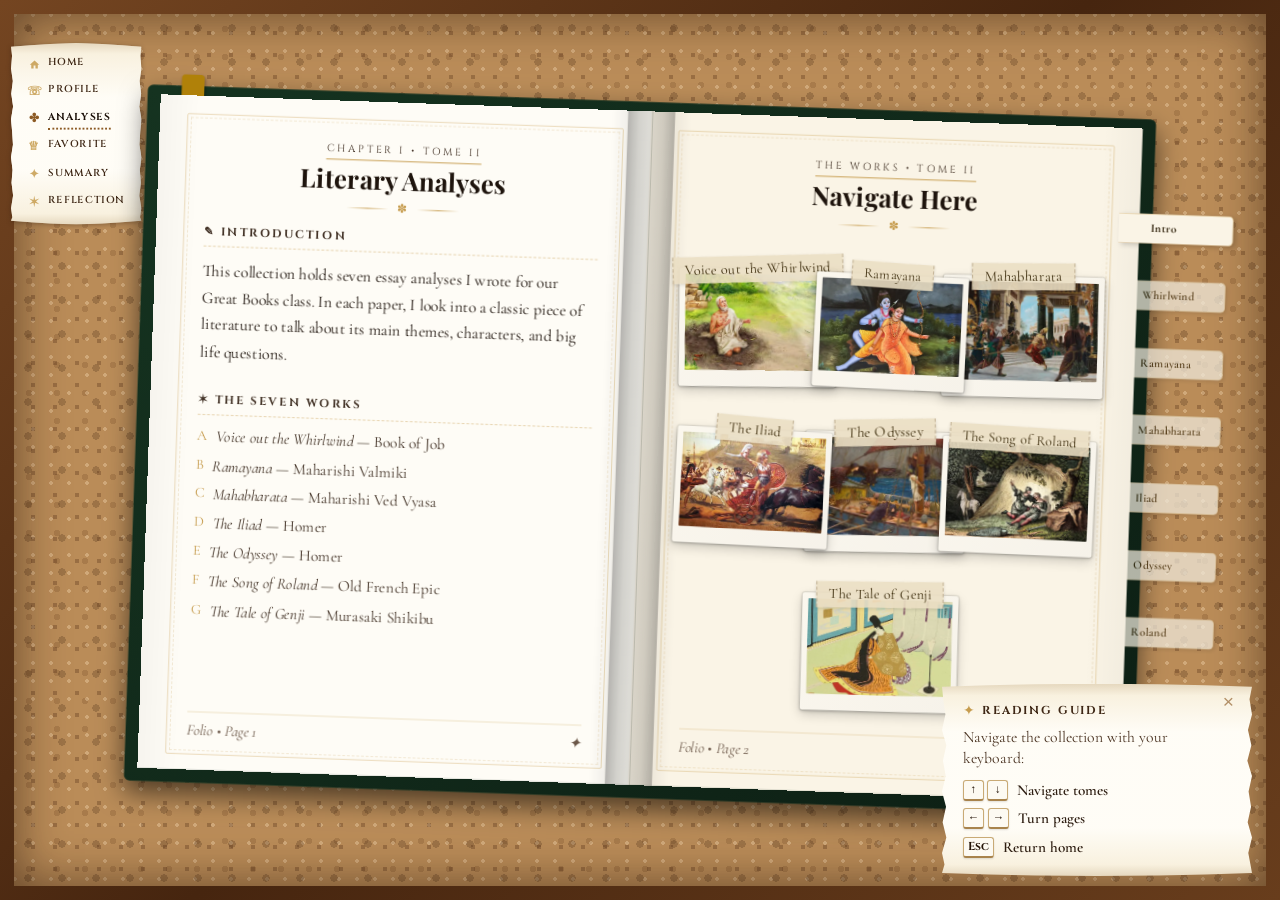
<file: literary-analyses.html>
<!DOCTYPE html>
<html lang="en">

<head>
  <meta charset="UTF-8">
  <meta name="viewport" content="width=device-width, initial-scale=1.0">
  <title>Tome II - Literary Analyses</title>

  <!-- Adaptive performance mode: decides before styles paint -->
  <script src="perf.js"></script>

  <!-- Google Fonts for Classical & Typewriter Aesthetic -->
  <link rel="preconnect" href="https://fonts.googleapis.com">
  <link rel="preconnect" href="https://fonts.gstatic.com" crossorigin>
  <link
    href="https://fonts.googleapis.com/css2?family=Cinzel:wght@400;600;700&family=Cormorant+Garamond:ital,wght@0,400;0,600;0,700;1,400&family=Playfair+Display:wght@700&display=swap"
    rel="stylesheet">

  <link rel="stylesheet" href="nav.css">
  <link rel="stylesheet" href="literary-analyses.css">
  <link rel="stylesheet" href="viewport-scale.css">
  <script src="viewport-scale.js" defer></script>
  <link rel="stylesheet" href="perf-lite.css">
</head>

<body>

  <!-- Top Navigation Vertical Torn Paper Menu Pinned to Bulletin Board -->
  <nav class="board-top-nav" aria-label="Anthology Navigation">
    <div class="torn-paper-menu">
      <ul class="nav-menu-list">
        <li>
          <a href="index.html" class="nav-link">
            <span class="nav-icon" aria-hidden="true"><svg class="nav-icon-svg" viewBox="0 0 24 24" width="12"
                height="12" fill="currentColor">
                <path d="M10 20v-6h4v6h5v-8h3L12 3 2 12h3v8z" />
              </svg></span>
            <span class="nav-text">Home</span>
          </a>
        </li>
        <li>
          <a href="student-profile.html" class="nav-link">
            <span class="nav-icon" aria-hidden="true">&#9743;</span>
            <span class="nav-text">Profile</span>
          </a>
        </li>
        <li>
          <a href="literary-analyses.html" class="nav-link is-active" aria-current="page">
            <span class="nav-icon" aria-hidden="true">&#10020;</span>
            <span class="nav-text">Analyses</span>
          </a>
        </li>
        <li>
          <a href="favorite-masterpiece.html" class="nav-link">
            <span class="nav-icon" aria-hidden="true">&#9813;</span>
            <span class="nav-text">Favorite</span>
          </a>
        </li>
        <li>
          <a href="summary-of-learning.html" class="nav-link">
            <span class="nav-icon" aria-hidden="true">&#10022;</span>
            <span class="nav-text">Summary</span>
          </a>
        </li>
        <li>
          <a href="personal-reflection.html" class="nav-link">
            <span class="nav-icon" aria-hidden="true">&#10038;</span>
            <span class="nav-text">Reflection</span>
          </a>
        </li>
      </ul>
    </div>
  </nav>

  <!-- Open Book Component (Fits Screen Height) -->
  <article class="open-book-container" aria-label="7 Literary Analyses Open Book">

    <!-- Center Hanging Silk Bookmark Ribbon -->
    <div class="center-silk-ribbon" aria-hidden="true"></div>

    <div class="book-spreads-wrapper">

      <!-- Spread: Page 1 (Introduction) & Page 2 (7 Image Postcards) -->
      <div class="book-spread active-spread" id="spread-1" role="tabpanel">

        <!-- PAGE 1: Introduction -->
        <section class="book-page page-left" aria-label="Introduction to the Seven Literary Analyses">
          <div class="page-inner-border">

            <header class="page-header">
              <span class="chapter-badge">Chapter I &bull; Tome II</span>
              <h1 class="page-title">Literary Analyses</h1>
              <div class="page-divider" aria-hidden="true">&#10045;</div>
            </header>

            <div class="content-section">
              <h2 class="section-heading">&#9998; Introduction</h2>
              <p class="section-text">
                This collection holds seven essay analyses I wrote for our Great Books class. In each paper, I look into
                a classic piece of literature to talk about its main themes, characters, and big life questions.
              </p>
            </div>

            <div class="content-section">
              <h3 class="section-heading">&#10038; The Seven Works</h3>
              <ul class="goals-list">
                <li><span class="goal-icon">A</span><span><em>Voice out the Whirlwind</em> &mdash; Book of Job</span>
                </li>
                <li><span class="goal-icon">B</span><span><em>Ramayana</em> &mdash; Maharishi Valmiki</span></li>
                <li><span class="goal-icon">C</span><span><em>Mahabharata</em> &mdash; Maharishi Ved Vyasa</span></li>
                <li><span class="goal-icon">D</span><span><em>The Iliad</em> &mdash; Homer</span></li>
                <li><span class="goal-icon">E</span><span><em>The Odyssey</em> &mdash; Homer</span></li>
                <li><span class="goal-icon">F</span><span><em>The Song of Roland</em> &mdash; Old French Epic</span>
                </li>
                <li><span class="goal-icon">G</span><span><em>The Tale of Genji</em> &mdash; Murasaki Shikibu</span>
                </li>
              </ul>
            </div>

            <footer class="page-footer">
              <span class="page-num">Folio &bull; Page 1</span>
              <span class="page-num">&#10022;</span>
            </footer>

          </div>
        </section>

        <!-- PAGE 2: 7 Image-Only Postcards (4:3 ratio) -->
        <section class="book-page page-right" aria-label="Gallery of Seven Works">
          <div class="page-inner-border">

            <header class="page-header">
              <span class="chapter-badge">The Works &bull; Tome II</span>
              <h2 class="page-title">Navigate Here</h2>
              <div class="page-divider" aria-hidden="true">&#10045;</div>
            </header>

            <div class="postcard-grid">

              <!-- pc-1: has dedicated analysis — click to open -->
              <figure class="postcard pc-1" role="button" tabindex="0" onclick="switchSpread(2)"
                onkeydown="if(event.key==='Enter'||event.key===' ')switchSpread(2)"
                aria-label="Open Voice out the Whirlwind analysis"
                title="Voice out the Whirlwind — Click to read analysis">
                <span class="tape">Voice out the Whirlwind</span>
                <img src="images/opt/Voice of the Whirlwind.webp" alt="Voice out the Whirlwind" class="postcard-img"
                  width="738" height="415" onerror="this.style.display='none'" decoding="async">
              </figure>

              <!-- pc-2: Ramayana — click to open -->
              <figure class="postcard pc-2" role="button" tabindex="0" onclick="switchSpread(3)"
                onkeydown="if(event.key==='Enter'||event.key===' ')switchSpread(3)" aria-label="Open Ramayana analysis"
                title="Ramayana — Click to read analysis">
                <span class="tape">Ramayana</span>
                <img src="images/opt/Ramayana.webp" alt="Ramayana" class="postcard-img" width="800" height="592"
                  onerror="this.style.display='none'" decoding="async">
              </figure>

              <!-- pc-3: Mahabharata — click to open -->
              <figure class="postcard pc-3" role="button" tabindex="0" onclick="switchSpread(4)"
                onkeydown="if(event.key==='Enter'||event.key===' ')switchSpread(4)"
                aria-label="Open Mahabharata analysis" title="Mahabharata — Click to read analysis">
                <span class="tape">Mahabharata</span>
                <img src="images/opt/Mahabharata.webp" alt="Mahabharata" class="postcard-img" width="655" height="468"
                  onerror="this.style.display='none'" decoding="async">
              </figure>

              <!-- pc-4: The Iliad — click to open -->
              <figure class="postcard pc-4" role="button" tabindex="0" onclick="switchSpread(5)"
                onkeydown="if(event.key==='Enter'||event.key===' ')switchSpread(5)" aria-label="Open The Iliad analysis"
                title="The Iliad — Click to read analysis">
                <span class="tape">The Iliad</span>
                <img src="images/opt/The Iliad.webp" alt="The Iliad" class="postcard-img" width="700" height="313"
                  onerror="this.style.display='none'" decoding="async">
              </figure>

              <!-- pc-5: The Odyssey — click to open -->
              <figure class="postcard pc-5" role="button" tabindex="0" onclick="switchSpread(6)"
                onkeydown="if(event.key==='Enter'||event.key===' ')switchSpread(6)"
                aria-label="Open The Odyssey analysis" title="The Odyssey — Click to read analysis">
                <span class="tape">The Odyssey</span>
                <img src="images/opt/The Odyssey.webp" alt="The Odyssey" class="postcard-img" width="800" height="391"
                  onerror="this.style.display='none'" decoding="async">
              </figure>

              <!-- pc-6: The Song of Roland — click to open -->
              <figure class="postcard pc-6" role="button" tabindex="0" onclick="switchSpread(7)"
                onkeydown="if(event.key==='Enter'||event.key===' ')switchSpread(7)"
                aria-label="Open The Song of Roland analysis" title="The Song of Roland — Click to read analysis">
                <span class="tape">The Song of Roland</span>
                <img src="images/opt/The Song of Roland.webp" alt="The Song of Roland" class="postcard-img" width="600"
                  height="402" onerror="this.style.display='none'" decoding="async">
              </figure>

              <!-- pc-7: The Tale of Genji — click to open -->
              <figure class="postcard pc-7" role="button" tabindex="0" onclick="switchSpread(8)"
                onkeydown="if(event.key==='Enter'||event.key===' ')switchSpread(8)"
                aria-label="Open The Tale of Genji analysis" title="The Tale of Genji — Click to read analysis">
                <span class="tape">The Tale of Genji</span>
                <img src="images/opt/The Tale of Genji.webp" alt="The Tale of Genji" class="postcard-img" width="700"
                  height="500" onerror="this.style.display='none'" decoding="async">
              </figure>

            </div>

            <footer class="page-footer">
              <span class="page-num">Folio &bull; Page 2</span>
              <button class="page-corner-fold fold-right" onclick="switchSpread(2)" aria-label="Turn page forward"
                title="Turn to Voice out the Whirlwind"></button>
            </footer>

          </div>
        </section>

      </div>

      <!-- ========================================================
           SPREAD 2: Pages 3 & 4 — Voice out the Whirlwind
           ======================================================== -->
      <div class="book-spread" id="spread-2" role="tabpanel" aria-labelledby="spread-2">

        <!-- PAGE 3: Story overview — image, author, literary lens -->
        <section class="book-page page-left" aria-label="Voice out the Whirlwind — Overview">
          <div class="page-inner-border">

            <header class="page-header">
              <span class="chapter-badge">Analysis A &bull; Tome II</span>
              <h2 class="page-title">Voice out the Whirlwind</h2>
              <div class="page-divider" aria-hidden="true">&#10045;</div>
            </header>

            <!-- Story image — postcard style (matches Navigate Here gallery) -->
            <figure class="postcard analysis-feature-postcard">
              <span class="tape" aria-hidden="true"></span>
              <img src="images/opt/Voice of the Whirlwind.webp" alt="Voice out the Whirlwind"
                class="postcard-img" width="738" height="415" onerror="this.style.display='none'"
                loading="lazy" decoding="async">
            </figure>

            <!-- Author & lens block structured with Tome 1 section-heading styling -->
            <div class="content-section">
              <h3 class="section-heading"><svg aria-hidden="true" xmlns="http://www.w3.org/2000/svg" viewBox="0 0 24 24"
                  width="13" height="13" fill="currentColor" style="vertical-align:middle;flex-shrink:0">
                  <path
                    d="M12 4.5C7 4.5 2.73 7.61 1 12c1.73 4.39 6 7.5 11 7.5s9.27-3.11 11-7.5c-1.73-4.39-6-7.5-11-7.5zm0 12.5a5 5 0 1 1 0-10 5 5 0 0 1 0 10zm0-8a3 3 0 1 0 0 6 3 3 0 0 0 0-6z" />
                </svg> Ecocritical Lens</h3>
              <p class="section-text">
                Ecocritical lens best fit this story because God speak directly out of a fierce whirlwind
                and uses the raw power of the natural world to humble Job Instead of debating human rules or
                morals, the text directs our attention to the mysteries of ocean tides, weather patterns,
                and untamed beasts like the Leviathan. Looking through this lens helps us see that humans
                are not the center of the universe, reminding us to respect cosmic forces that exist far
                beyond our control
              </p>
            </div>

            <footer class="page-footer">
              <button class="page-corner-fold fold-left" onclick="switchSpread(1)" aria-label="Turn page back"
                title="Return to postcards"></button>
              <span class="page-num">Folio &bull; Page 3</span>
            </footer>

          </div>
        </section>

        <!-- PAGE 4: Literary analysis & personal insight -->
        <section class="book-page page-right" aria-label="Voice out the Whirlwind — Analysis">
          <div class="page-inner-border">

            <header class="page-header">
              <span class="chapter-badge">Literary Analysis</span>
              <h2 class="page-title">Analysis &amp; Insight</h2>
              <div class="page-divider" aria-hidden="true">&#10045;</div>
            </header>

            <div class="content-section">
              <h3 class="section-heading">&#10020; Literary Analysis</h3>
              <p class="section-text">
                The passage shows that we cannot always understand or control the hardships that happen to
                us in life. When God highlights the massive design of the earth and the heavens, it makes
                Job’s personal complaints feel tiny in comparison. In the end, it reminds us that when life
                gets overwhelming, practicing humility and accepting our personal limits is often the
                healthiest response.
              </p>
            </div>

            <div class="content-section">
              <h3 class="section-heading">&#10038; My Insight</h3>
              <p class="section-text" style="font-style: italic;">
                The story made me realize that every struggle or minor setback that I face is a test of my
                character. The challenges and sufferings that I face as a student also made me realize that
                such minor issues don't matter at all because there are bigger pictures than things I have
                experienced, and also some people suffer more than I do. Ultimately, the story taught me to
                have faith in the Lord’s plans for me and just be grateful for what I have today.
              </p>
            </div>

            <footer class="page-footer">
              <span class="page-num">Folio &bull; Page 4</span>
              <button class="page-corner-fold fold-right" onclick="switchSpread(3)" aria-label="Turn page forward"
                title="Turn to Ramayana"></button>
            </footer>

          </div>
        </section>

      </div>

      <!-- ========================================================
           SPREAD 3: Pages 5 & 6 — Ramayana
           ======================================================== -->
      <div class="book-spread" id="spread-3" role="tabpanel" aria-labelledby="spread-3">

        <!-- PAGE 5: Story overview — side-by-side images (story & author) & literary lens -->
        <section class="book-page page-left" aria-label="Ramayana — Overview">
          <div class="page-inner-border">

            <header class="page-header">
              <span class="chapter-badge">Analysis B &bull; Tome II</span>
              <h2 class="page-title">Ramayana</h2>
              <div class="page-divider" aria-hidden="true">&#10045;</div>
            </header>

            <!-- Side-by-side photo cards: Author portrait (left) & Story cover (right) -->
            <div class="analysis-duo-gallery" aria-label="Maharishi Valmiki and Ramayana">
              <figure class="duo-card duo-author">
                <span class="tape">Maharishi Valmiki</span>
                <img src="images/opt/Maharishi Valmiki.webp" alt="Portrait of Maharishi Valmiki" class="duo-thumb"
                  width="493" height="622" onerror="this.style.display='none'" loading="lazy" decoding="async">
              </figure>

              <figure class="duo-card duo-story">
                <span class="tape" aria-hidden="true"></span>
                <img src="images/opt/Ramayana.webp" alt="Ramayana epic illustration" class="duo-thumb"
                  width="800" height="592" onerror="this.style.display='none'" loading="lazy" decoding="async">
              </figure>
            </div>

            <!-- Literary lens block -->
            <div class="content-section">
              <h3 class="section-heading"><svg aria-hidden="true" xmlns="http://www.w3.org/2000/svg" viewBox="0 0 24 24"
                  width="13" height="13" fill="currentColor" style="vertical-align:middle;flex-shrink:0">
                  <path d="M12 1L3 5v6c0 5.55 3.84 10.74 9 12 5.16-1.26 9-6.45 9-12V5l-9-4z" />
                </svg> Archetypal Lens</h3>
              <p class="section-text">
                Archetypal Lens works best here because the story is built around familiar character types
                and a classic hero's quest. Rama fits the mold of the noble hero who must endure an unjust
                exile, while Ravana represents the ultimate villain who kicks off the conflict by abducting
                Sita. Looking at the epic through these recurring story patterns helps us see how ancient
                literature used clear symbols of good and evil to teach moral duty
              </p>
            </div>

            <footer class="page-footer">
              <button class="page-corner-fold fold-left" onclick="switchSpread(2)" aria-label="Turn page back"
                title="Return to Voice out the Whirlwind"></button>
              <span class="page-num">Folio &bull; Page 5</span>
            </footer>

          </div>
        </section>

        <!-- PAGE 6: Literary analysis & personal insight -->
        <section class="book-page page-right" aria-label="Ramayana — Analysis">
          <div class="page-inner-border">

            <header class="page-header">
              <span class="chapter-badge">Literary Analysis</span>
              <h2 class="page-title">Analysis &amp; Insight</h2>
              <div class="page-divider" aria-hidden="true">&#10045;</div>
            </header>

            <div class="content-section">
              <h3 class="section-heading">&#10020; Literary Analysis</h3>
              <p class="section-text">
                The main point of this epic is that sticking to your moral duty, or dharma, matters much
                more than your own personal comfort. Rama gives up his right to the throne without
                complaining and heads into the wilderness for fourteen years just to honor his family's
                word. It delivers a strong message that staying honest and loyal will help you get through
                tough trials, even when other people try to derail your life
              </p>
            </div>

            <div class="content-section">
              <h3 class="section-heading">&#10038; My Insight</h3>
              <p class="section-text" style="font-style: italic;">
                Ramayana taught me that sometimes upholding integrity and personal morals requires
                self-sacrifice. Just like Captain America, doing the right thing is hard, especially against
                difficult odds. As a student, it reminds me that honor, loyalty, and integrity are values
                that I should always apply in my life.
              </p>
            </div>

            <footer class="page-footer">
              <span class="page-num">Folio &bull; Page 6</span>
              <button class="page-corner-fold fold-right" onclick="switchSpread(4)" aria-label="Turn page forward"
                title="Turn to Mahabharata"></button>
            </footer>

          </div>
        </section>

      </div>

      <!-- ========================================================
           SPREAD 4: Pages 7 & 8 — Mahabharata
           ======================================================== -->
      <div class="book-spread" id="spread-4" role="tabpanel" aria-labelledby="spread-4">

        <!-- PAGE 7: Story overview — side-by-side images (story & author) & literary lens -->
        <section class="book-page page-left" aria-label="Mahabharata — Overview">
          <div class="page-inner-border">

            <header class="page-header">
              <span class="chapter-badge">Analysis C &bull; Tome II</span>
              <h2 class="page-title">Mahabharata</h2>
              <div class="page-divider" aria-hidden="true">&#10045;</div>
            </header>

            <!-- Side-by-side photo cards: Author portrait (left) & Story cover (right) -->
            <div class="analysis-duo-gallery" aria-label="Maharishi Ved Vyasa and Mahabharata">
              <figure class="duo-card duo-author">
                <span class="tape">Maharishi Ved Vyasa</span>
                <img src="images/opt/Maharishi Veda Vyasa.webp" alt="Portrait of Maharishi Ved Vyasa" class="duo-thumb"
                  width="450" height="681" onerror="this.style.display='none'" loading="lazy" decoding="async">
              </figure>

              <figure class="duo-card duo-story">
                <span class="tape" aria-hidden="true"></span>
                <img src="images/opt/Mahabharata.webp" alt="Mahabharata epic illustration" class="duo-thumb"
                  width="655" height="468" onerror="this.style.display='none'" loading="lazy" decoding="async">
              </figure>
            </div>

            <!-- Literary lens block -->
            <div class="content-section">
              <h3 class="section-heading"><svg aria-hidden="true" xmlns="http://www.w3.org/2000/svg" viewBox="0 0 24 24"
                  width="13" height="13" fill="currentColor" style="vertical-align:middle;flex-shrink:0">
                  <path d="M4 2h16v3H4V2zm2 4h3v12H6V6zm5 0h2v12h-2V6zm4 0h3v12h-3V6zm-9 13h16v3H4v-3z" />
                </svg> Structuralist Lens</h3>
              <p class="section-text">
                Structuralist Lens fits this epic best because the entire narrative is organized around
                strong binary pairs and opposing forces. You have the virtuous Pandava brothers constantly
                set against their malicious Kaurava cousins, creating an underlying tension between moral
                duty and personal greed. Looking at these opposing relationship structures makes it easy to
                understand how a breakdown in family balance leads to total social collapse.
              </p>
            </div>

            <footer class="page-footer">
              <button class="page-corner-fold fold-left" onclick="switchSpread(3)" aria-label="Turn page back"
                title="Return to Ramayana"></button>
              <span class="page-num">Folio &bull; Page 7</span>
            </footer>

          </div>
        </section>

        <!-- PAGE 8: Literary analysis & personal insight -->
        <section class="book-page page-right" aria-label="Mahabharata — Analysis">
          <div class="page-inner-border">

            <header class="page-header">
              <span class="chapter-badge">Literary Analysis</span>
              <h2 class="page-title">Analysis &amp; Insight</h2>
              <div class="page-divider" aria-hidden="true">&#10045;</div>
            </header>

            <div class="content-section">
              <h3 class="section-heading">&#10020; Literary Analysis</h3>
              <p class="section-text">
                This story shows just how destructive jealousy and family rivalries become when nobody is
                willing to back down. The catastrophic eighteen-day war ends up wiping out practically
                everyone, which leaves the winning brothers with intense grief rather than pure joy. It
                teaches a practical lesson that fighting over pride and holding onto grudges usually ruins
                things for all sides in the end.
              </p>
            </div>

            <div class="content-section">
              <h3 class="section-heading">&#10038; My Insight</h3>
              <p class="section-text" style="font-style: italic;">
                This story made me realize that doing the right thing isn't always the best choice. Any
                actions that we take, no matter how small or big, may impact other people either negatively
                or positively. As a student, I should always apply thinking twice before doing something,
                and when I do something wrong, I must take accountability and responsibility.
              </p>
            </div>

            <footer class="page-footer">
              <span class="page-num">Folio &bull; Page 8</span>
              <button class="page-corner-fold fold-right" onclick="switchSpread(5)" aria-label="Turn page forward"
                title="Turn to The Iliad"></button>
            </footer>

          </div>
        </section>

      </div>

      <!-- ========================================================
           SPREAD 5: Pages 9 & 10 — The Iliad
           ======================================================== -->
      <div class="book-spread" id="spread-5" role="tabpanel" aria-labelledby="spread-5">

        <!-- PAGE 9: Story overview — side-by-side images (story & author) & literary lens -->
        <section class="book-page page-left" aria-label="The Iliad — Overview">
          <div class="page-inner-border">

            <header class="page-header">
              <span class="chapter-badge">Analysis D &bull; Tome II</span>
              <h2 class="page-title">The Iliad</h2>
              <div class="page-divider" aria-hidden="true">&#10045;</div>
            </header>

            <!-- Side-by-side photo cards: Author portrait (left) & Story cover (right) -->
            <div class="analysis-duo-gallery" aria-label="Homer and The Iliad">
              <figure class="duo-card duo-author">
                <span class="tape">Homer</span>
                <img src="images/opt/Homer.webp" alt="Portrait of Homer" class="duo-thumb"
                  width="600" height="742" onerror="this.style.display='none'" loading="lazy" decoding="async">
              </figure>

              <figure class="duo-card duo-story">
                <span class="tape" aria-hidden="true"></span>
                <img src="images/opt/The Iliad.webp" alt="The Iliad epic illustration" class="duo-thumb"
                  width="700" height="313" onerror="this.style.display='none'" loading="lazy" decoding="async">
              </figure>
            </div>

            <!-- Literary lens block -->
            <div class="content-section">
              <h3 class="section-heading"><svg aria-hidden="true" xmlns="http://www.w3.org/2000/svg" viewBox="0 0 24 24"
                  width="13" height="13" fill="currentColor" style="vertical-align:middle;flex-shrink:0">
                  <path
                    d="M12 2a7 7 0 0 0-7 7c0 2.38 1.19 4.47 3 5.74V17a1 1 0 0 0 1 1h6a1 1 0 0 0 1-1v-2.26c1.81-1.27 3-3.36 3-5.74a7 7 0 0 0-7-7zm-3 18a1 1 0 0 0 0 2h6a1 1 0 1 0 0-2H9z" />
                </svg> Psychoanalytic Lens</h3>
              <p class="section-text">
                Psychoanalytic Lens is the most fitting choice because the plot is driven by raw, wounded
                ego and buried emotional pain. Achilles refuses to fight because his pride was hurt by King
                Agamemnon, and he only rejoins the battle when intense grief over Patroclus's death turns
                into an uncontrollable rage. This perspective helps us unpack how deep emotional trauma and
                wounded pride can blind a person and cause disaster for everyone around them.
              </p>
            </div>

            <footer class="page-footer">
              <button class="page-corner-fold fold-left" onclick="switchSpread(4)" aria-label="Turn page back"
                title="Return to Mahabharata"></button>
              <span class="page-num">Folio &bull; Page 9</span>
            </footer>

          </div>
        </section>

        <!-- PAGE 10: Literary analysis & personal insight -->
        <section class="book-page page-right" aria-label="The Iliad — Analysis">
          <div class="page-inner-border">

            <header class="page-header">
              <span class="chapter-badge">Literary Analysis</span>
              <h2 class="page-title">Analysis &amp; Insight</h2>
              <div class="page-divider" aria-hidden="true">&#10045;</div>
            </header>

            <div class="content-section">
              <h3 class="section-heading">&#10020; Literary Analysis</h3>
              <p class="section-text">
                The Iliad proves how fast unchecked anger and stubborn pride can spiral into tragedy during
                a crisis. Achilles lets his own comrades suffer on the battlefield simply out of spite,
                which ends up costing his closest friend's life. It is only when he sits down with King
                Priam to share their mutual tears that his fury finally calms down, showing that shared
                empathy is the only real cure for bitterness.
              </p>
            </div>

            <div class="content-section">
              <h3 class="section-heading">&#10038; My Insight</h3>
              <p class="section-text" style="font-style: italic;">
                The story made me realize that if one cannot control their pride and anger, there will be
                consequences. Other than that, the story reminded me that human lives are fragile compared
                to gods; because of that, it taught me that we should live our lives with purpose in every
                action that we do and that we should be empathetic amongst each other. We're all just humans
                after all.
              </p>
            </div>

            <footer class="page-footer">
              <span class="page-num">Folio &bull; Page 10</span>
              <button class="page-corner-fold fold-right" onclick="switchSpread(6)" aria-label="Turn page forward"
                title="Turn to The Odyssey"></button>
            </footer>

          </div>
        </section>

      </div>

      <!-- ========================================================
           SPREAD 6: Pages 11 & 12 — The Odyssey
           ======================================================== -->
      <div class="book-spread" id="spread-6" role="tabpanel" aria-labelledby="spread-6">

        <!-- PAGE 11: Story overview — side-by-side images (story & author) & literary lens -->
        <section class="book-page page-left" aria-label="The Odyssey — Overview">
          <div class="page-inner-border">

            <header class="page-header">
              <span class="chapter-badge">Analysis E &bull; Tome II</span>
              <h2 class="page-title">The Odyssey</h2>
              <div class="page-divider" aria-hidden="true">&#10045;</div>
            </header>

            <!-- Side-by-side photo cards: Author portrait (left) & Story cover (right) -->
            <div class="analysis-duo-gallery" aria-label="Homer and The Odyssey">
              <figure class="duo-card duo-author">
                <span class="tape">Homer</span>
                <img src="images/opt/Homer.webp" alt="Portrait of Homer" class="duo-thumb"
                  width="600" height="742" onerror="this.style.display='none'" loading="lazy" decoding="async">
              </figure>

              <figure class="duo-card duo-story">
                <span class="tape" aria-hidden="true"></span>
                <img src="images/opt/The Odyssey.webp" alt="The Odyssey epic illustration" class="duo-thumb"
                  width="800" height="391" onerror="this.style.display='none'" loading="lazy" decoding="async">
              </figure>
            </div>

            <!-- Literary lens block -->
            <div class="content-section">
              <h3 class="section-heading"><svg aria-hidden="true" xmlns="http://www.w3.org/2000/svg" viewBox="0 0 24 24"
                  width="13" height="13" fill="currentColor" style="vertical-align:middle;flex-shrink:0">
                  <path d="M12 1L3 5v6c0 5.55 3.84 10.74 9 12 5.16-1.26 9-6.45 9-12V5l-9-4z" />
                </svg> Archetypal Lens</h3>
              <p class="section-text">
                Archetypal Lens is ideal for this epic because Odysseus is the classic example of the
                wandering hero trying to return home. His journey follows a universal story arc full of
                familiar roadblocks, including dangerous monsters, tempting enchantresses, and a final test
                to reclaim his house. Examining these universal story patterns shows how an epic journey
                serves as a relatable metaphor for overcoming life's everyday obstacles.
              </p>
            </div>

            <footer class="page-footer">
              <button class="page-corner-fold fold-left" onclick="switchSpread(5)" aria-label="Turn page back"
                title="Return to The Iliad"></button>
              <span class="page-num">Folio &bull; Page 11</span>
            </footer>

          </div>
        </section>

        <!-- PAGE 12: Literary analysis & personal insight -->
        <section class="book-page page-right" aria-label="The Odyssey — Analysis">
          <div class="page-inner-border">

            <header class="page-header">
              <span class="chapter-badge">Literary Analysis</span>
              <h2 class="page-title">Analysis &amp; Insight</h2>
              <div class="page-divider" aria-hidden="true">&#10045;</div>
            </header>

            <div class="content-section">
              <h3 class="section-heading">&#10020; Literary Analysis</h3>
              <p class="section-text">
                This epic highlights that staying patient and using your brain is much more reliable than
                relying solely on brute force. Odysseus escapes deadly traps like the Cyclops and the Sirens
                because he plans ahead and keeps his cool under pressure. It serves as a helpful reminder
                that when problems pile up in life, taking a step back to think things through will help you
                reach your goals.
              </p>
            </div>

            <div class="content-section">
              <h3 class="section-heading">&#10038; My Insight</h3>
              <p class="section-text" style="font-style: italic;">
                This story taught me that brute force doesn’t always win. As a student that is still
                currently learning, I should use my intellect and adaptability to my advantage. In real
                life, patience and intellectual flexibility are keys to success, not just physical strength.
              </p>
            </div>

            <footer class="page-footer">
              <span class="page-num">Folio &bull; Page 12</span>
              <button class="page-corner-fold fold-right" onclick="switchSpread(7)" aria-label="Turn page forward"
                title="Turn to The Song of Roland"></button>
            </footer>

          </div>
        </section>

      </div>

      <!-- ========================================================
           SPREAD 7: Pages 13 & 14 — The Song of Roland
           ======================================================== -->
      <div class="book-spread" id="spread-7" role="tabpanel" aria-labelledby="spread-7">

        <!-- PAGE 13: Story overview — image & literary lens (single centered cover, author is anonymous) -->
        <section class="book-page page-left" aria-label="The Song of Roland — Overview">
          <div class="page-inner-border">

            <header class="page-header">
              <span class="chapter-badge">Analysis F &bull; Tome II</span>
              <h2 class="page-title">The Song of Roland</h2>
              <div class="page-divider" aria-hidden="true">&#10045;</div>
            </header>

            <!-- Book cover image — gallery card style (matches Voice out the Whirlwind) -->
            <figure class="analysis-cover-wrap roland-cover-wrap">
              <img src="images/opt/The Song of Roland.webp" alt="The Song of Roland book cover"
                class="analysis-cover-img roland-cover-img" width="600" height="402"
                onerror="this.style.display='none'" loading="lazy" decoding="async">
            </figure>

            <!-- Lens block -->
            <div class="content-section">
              <h3 class="section-heading"><svg aria-hidden="true" xmlns="http://www.w3.org/2000/svg" viewBox="0 0 24 24"
                  width="13" height="13" fill="currentColor" style="vertical-align:middle;flex-shrink:0">
                  <path d="M6 2v6l4 4-4 4v6h12v-6l-4-4 4-4V2H6zm10 14.5V20H8v-3.5l4-4 4 4zm-4-5l-4-4V4h8v3.5l-4 4z" />
                </svg> Historical / Contextual Lens</h3>
              <p class="section-text">
                Historical / Contextual Lens fits this poem best because the story is deeply rooted in the
                medieval culture of chivalry and holy war. Written around the time of the First Crusade, the
                poem directly mirrors the feudal loyalty, knightly codes, and religious clashes of that time
                period. Looking through this historical background helps us understand why dying on the
                battlefield for one's king and faith was celebrated as the ultimate honor back then.
              </p>
            </div>

            <footer class="page-footer">
              <button class="page-corner-fold fold-left" onclick="switchSpread(6)" aria-label="Turn page back"
                title="Return to The Odyssey"></button>
              <span class="page-num">Folio &bull; Page 13</span>
            </footer>

          </div>
        </section>

        <!-- PAGE 14: Literary analysis & personal insight -->
        <section class="book-page page-right" aria-label="The Song of Roland — Analysis">
          <div class="page-inner-border">

            <header class="page-header">
              <span class="chapter-badge">Literary Analysis</span>
              <h2 class="page-title">Analysis &amp; Insight</h2>
              <div class="page-divider" aria-hidden="true">&#10045;</div>
            </header>

            <div class="content-section">
              <h3 class="section-heading">&#10020; Literary Analysis</h3>
              <p class="section-text">
                The story points out the clear danger of letting personal pride get in the way of practical
                teamwork. Roland refuses to blow his horn to call for backup because he does not want to
                damage his personal reputation, which ends up getting his entire crew killed. Even though
                the story praises him as a brave warrior, it gives us a clear warning that being too
                stubborn to ask for help can lead to unnecessary defeat.
              </p>
            </div>

            <div class="content-section">
              <h3 class="section-heading">&#10038; My Insight</h3>
              <p class="section-text" style="font-style: italic;">
                This story is somehow similar to the Iliad. The lesson of this story is that true heroism
                requires wisdom and humanity, as too much pride can lead to tragic situations. In life, I
                should practice humility at all times.
              </p>
            </div>

            <footer class="page-footer">
              <span class="page-num">Folio &bull; Page 14</span>
              <button class="page-corner-fold fold-right" onclick="switchSpread(8)" aria-label="Turn page forward"
                title="Turn to The Tale of Genji"></button>
            </footer>

          </div>
        </section>

      </div>

      <!-- ========================================================
           SPREAD 8: Pages 15 & 16 — The Tale of Genji
           ======================================================== -->
      <div class="book-spread" id="spread-8" role="tabpanel" aria-labelledby="spread-8">

        <!-- PAGE 15: Story overview — side-by-side images (author & story) & literary lens -->
        <section class="book-page page-left" aria-label="The Tale of Genji — Overview">
          <div class="page-inner-border">

            <header class="page-header">
              <span class="chapter-badge">Analysis G &bull; Tome II</span>
              <h2 class="page-title">The Tale of Genji</h2>
              <div class="page-divider" aria-hidden="true">&#10045;</div>
            </header>

            <!-- Side-by-side photo cards: Author portrait (left) & Story cover (right) -->
            <div class="analysis-duo-gallery" aria-label="Murasaki Shikibu and The Tale of Genji">
              <figure class="duo-card duo-author">
                <span class="tape">Murasaki Shikibu</span>
                <img src="images/opt/Murasaki Shikibu.webp" alt="Portrait of Murasaki Shikibu" class="duo-thumb"
                  width="440" height="653" onerror="this.style.display='none'" loading="lazy" decoding="async">
              </figure>

              <figure class="duo-card duo-story">
                <span class="tape" aria-hidden="true"></span>
                <img src="images/opt/The Tale of Genji.webp" alt="The Tale of Genji illustration" class="duo-thumb"
                  width="700" height="500" onerror="this.style.display='none'" loading="lazy" decoding="async">
              </figure>
            </div>

            <!-- Literary lens block -->
            <div class="content-section">
              <h3 class="section-heading"><svg aria-hidden="true" xmlns="http://www.w3.org/2000/svg" viewBox="0 0 24 24"
                  width="13" height="13" fill="currentColor" style="vertical-align:middle;flex-shrink:0">
                  <path
                    d="M12 2a6 6 0 0 0-6 6c0 2.97 2.16 5.43 5 5.91V16H9v2h2v3h2v-3h2v-2h-2v-2.09c2.84-.48 5-2.94 5-5.91a6 6 0 0 0-6-6zm0 10a4 4 0 1 1 0-8 4 4 0 0 1 0 8z" />
                </svg> Feminist Lens</h3>
              <p class="section-text">
                The Feminist Lens is the most fitting approach because the novel was written by a woman,
                Murasaki Shikibu, who highlights the real social conditions of women in the Heian court.
                While Prince Genji has the freedom to pursue whatever relationships he likes, the women
                often deal with quiet heartbreak and social confinement behind screens. This lens allows us
                to focus on the female voices and emotional burdens that male-centered court histories
                usually overlook.
              </p>
            </div>

            <footer class="page-footer">
              <button class="page-corner-fold fold-left" onclick="switchSpread(7)" aria-label="Turn page back"
                title="Return to The Song of Roland"></button>
              <span class="page-num">Folio &bull; Page 15</span>
            </footer>

          </div>
        </section>

        <!-- PAGE 16: Literary analysis & personal insight -->
        <section class="book-page page-right" aria-label="The Tale of Genji — Analysis">
          <div class="page-inner-border">

            <header class="page-header">
              <span class="chapter-badge">Literary Analysis</span>
              <h2 class="page-title">Analysis &amp; Insight</h2>
              <div class="page-divider" aria-hidden="true">&#10045;</div>
            </header>

            <div class="content-section">
              <h3 class="section-heading">&#10020; Literary Analysis</h3>
              <p class="section-text">
                This book shows that chasing temporary pleasures like social status and endless romance
                will not bring lasting peace of mind. Even though Genji seemingly has all the charm and
                wealth in the world, his later years are overshadowed by sorrow and emotional emptiness.
                It leaves the reader with a thoughtful reminder that because everything in life fades,
                learning to let go of material attachments is the only way to find inner calm.
              </p>
            </div>

            <div class="content-section">
              <h3 class="section-heading">&#10038; My Insight</h3>
              <p class="section-text" style="font-style: italic;">
                As a young person, the tale reminded me that nothing lasts forever; that's why we should
                appreciate what we have today and fully live in the present. But that doesn’t mean we can
                do anything we want; we should still be mindful of our actions because some may lead to
                consequences for ourselves or for others.
              </p>
            </div>

            <footer class="page-footer">
              <span class="page-num">Folio &bull; Page 16</span>
              <span class="page-num">&#10022;</span>
            </footer>

          </div>
        </section>

      </div>

      <!-- Realistic 3D Flipping Leaf Overlay -->
      <div class="flipping-page-leaf" id="flipping-leaf" aria-hidden="true">
        <div class="leaf-side leaf-front" id="leaf-front"></div>
        <div class="leaf-side leaf-back" id="leaf-back"></div>
      </div>

      <!-- Dynamic Ambient Page Shadows -->
      <div class="page-turning-shadow shadow-left" id="shadow-left" aria-hidden="true"></div>
      <div class="page-turning-shadow shadow-right" id="shadow-right" aria-hidden="true"></div>

    </div>

    <!-- Right-Edge Flag Index (Tome II quick navigation) -->
    <nav class="book-flag-rail" aria-label="Tome II quick navigation">
      <button type="button" class="book-flag flag-1 is-active" data-spread="1" onclick="switchSpread(1)"
        aria-current="page" aria-label="Go to the Introduction, page 1" title="Introduction — Page 1">
        <span class="flag-title">Intro</span>
      </button>

      <button type="button" class="book-flag flag-2" data-spread="2" onclick="switchSpread(2)"
        aria-label="Go to Voice out the Whirlwind, pages 3 and 4" title="Voice out the Whirlwind — Pages 3–4">
        <span class="flag-title">Whirlwind</span>
      </button>

      <button type="button" class="book-flag flag-3" data-spread="3" onclick="switchSpread(3)"
        aria-label="Go to Ramayana, pages 5 and 6" title="Ramayana — Pages 5–6">
        <span class="flag-title">Ramayana</span>
      </button>

      <button type="button" class="book-flag flag-4" data-spread="4" onclick="switchSpread(4)"
        aria-label="Go to Mahabharata, pages 7 and 8" title="Mahabharata — Pages 7–8">
        <span class="flag-title">Mahabharata</span>
      </button>

      <button type="button" class="book-flag flag-5" data-spread="5" onclick="switchSpread(5)"
        aria-label="Go to The Iliad, pages 9 and 10" title="The Iliad — Pages 9–10">
        <span class="flag-title">Iliad</span>
      </button>

      <button type="button" class="book-flag flag-6" data-spread="6" onclick="switchSpread(6)"
        aria-label="Go to The Odyssey, pages 11 and 12" title="The Odyssey — Pages 11–12">
        <span class="flag-title">Odyssey</span>
      </button>

      <button type="button" class="book-flag flag-7" data-spread="7" onclick="switchSpread(7)"
        aria-label="Go to The Song of Roland, pages 13 and 14" title="The Song of Roland — Pages 13–14">
        <span class="flag-title">Roland</span>
      </button>

      <button type="button" class="book-flag flag-8" data-spread="8" onclick="switchSpread(8)"
        aria-label="Go to The Tale of Genji, pages 15 and 16" title="The Tale of Genji — Pages 15–16">
        <span class="flag-title">Genji</span>
      </button>
    </nav>
  </article>

  <!-- Sound Effect on Page Turn -->
  <audio id="page-turn-sound" src="assets/page turn.mp3" preload="none"></audio>

  <!-- Interactive Spread Switcher: Text Fade-Out -> Curved Page Turn -> Text Fade-In -->
  <script>
    let isTurning = false;

    function prefersReducedMotion() {
      return window.matchMedia && window.matchMedia('(prefers-reduced-motion: reduce)').matches;
    }

    function isLiteMode() {
      return document.documentElement.classList.contains('perf-lite');
    }

    function playPageTurnSound() {
      const turnAudio = document.getElementById('page-turn-sound');
      if (!turnAudio) return;
      try {
        turnAudio.currentTime = 0;
        turnAudio.volume = 0.85;
        turnAudio.play().catch(() => { });
      } catch (e) {
        turnAudio.play().catch(() => { });
      }
    }

    function switchSpread(targetSpread) {
      if (isTurning) return;
      const currentSpreadEl = document.querySelector('.book-spread.active-spread');
      const currentSpreadNum = currentSpreadEl ? parseInt(currentSpreadEl.id.replace('spread-', '')) : 1;

      if (targetSpread === currentSpreadNum) return;

      const targetSpreadEl = document.getElementById('spread-' + targetSpread);
      if (!targetSpreadEl) return;

      updateBookFlags(targetSpread);

      const bookContainer = document.querySelector('.open-book-container');
      const flippingLeaf = document.getElementById('flipping-leaf');
      const leafFront = document.getElementById('leaf-front');
      const leafBack = document.getElementById('leaf-back');

      // Play page turn audio sound effect
      playPageTurnSound();

      // Momentarily disappear corner folds on click
      if (bookContainer) {
        bookContainer.classList.add('turning-in-progress');
      }

      // Reduced-motion users and small screens get a cheap crossfade.
      // Lightweight desktops still get the 3D page turn (optimized & quicker).
      const usesStackedLayout = window.innerWidth <= 768 &&
        !document.documentElement.classList.contains('is-scaled');
      if (usesStackedLayout || prefersReducedMotion() || !flippingLeaf || !leafFront || !leafBack) {
        isTurning = true;
        currentSpreadEl.classList.add('leaving-spread');
        currentSpreadEl.classList.remove('active-spread');
        targetSpreadEl.classList.add('active-spread');
        setTimeout(() => {
          currentSpreadEl.classList.remove('leaving-spread');
          if (bookContainer) bookContainer.classList.remove('turning-in-progress');
          isTurning = false;
        }, 180);
        return;
      }

      isTurning = true;
      const isForward = targetSpread > currentSpreadNum;

      let sourcePageToHide;
      if (isForward) {
        // Turning Forward: right page flips left over the spine
        sourcePageToHide = currentSpreadEl.querySelector('.page-right');
        const frontClone = sourcePageToHide.cloneNode(true);
        const backClone = targetSpreadEl.querySelector('.page-left').cloneNode(true);

        leafFront.replaceChildren(frontClone);
        leafBack.replaceChildren(backClone);

        targetSpreadEl.classList.add('spread-underneath');
        sourcePageToHide.style.visibility = 'hidden';

        flippingLeaf.className = 'flipping-page-leaf flip-forward';
      } else {
        // Turning Backward: left page flips right over the spine
        sourcePageToHide = currentSpreadEl.querySelector('.page-left');
        const frontClone = targetSpreadEl.querySelector('.page-right').cloneNode(true);
        const backClone = sourcePageToHide.cloneNode(true);

        leafFront.replaceChildren(backClone);
        leafBack.replaceChildren(frontClone);

        targetSpreadEl.classList.add('spread-underneath');
        sourcePageToHide.style.visibility = 'hidden';

        flippingLeaf.className = 'flipping-page-leaf flip-backward';
      }

      const completeTurn = () => {
        targetSpreadEl.classList.add('active-spread');
        targetSpreadEl.classList.remove('spread-underneath');
        currentSpreadEl.classList.remove('active-spread');
        if (sourcePageToHide) sourcePageToHide.style.visibility = '';

        requestAnimationFrame(() => {
          flippingLeaf.className = 'flipping-page-leaf';
          if (bookContainer) {
            bookContainer.classList.remove('turning-in-progress');
          }
          isTurning = false;
        });
      };

      const turnMs = isLiteMode() ? 430 : 500;
      const timer = setTimeout(completeTurn, turnMs + 30);
      flippingLeaf.addEventListener('animationend', () => {
        clearTimeout(timer);
        completeTurn();
      }, { once: true });
    }

    // Keep the right-edge flag index in sync with the visible spread
    function updateBookFlags(activeSpread) {
      document.querySelectorAll('.book-flag').forEach((flag) => {
        const isActive = parseInt(flag.dataset.spread, 10) === activeSpread;
        flag.classList.toggle('is-active', isActive);
        if (isActive) {
          flag.setAttribute('aria-current', 'page');
        } else {
          flag.removeAttribute('aria-current');
        }
      });
    }

    // Initialise flag state on load
    updateBookFlags(1);

    // Keyboard navigation (Arrow keys and Page Up/Down)
    document.addEventListener('keydown', (e) => {
      const activeSpread = document.querySelector('.book-spread.active-spread');
      const currentSpreadNum = activeSpread ? parseInt(activeSpread.id.replace('spread-', '')) : 1;
      const totalSpreads = document.querySelectorAll('.book-spread').length;
      if (e.key === 'ArrowRight' || e.key === 'PageDown') {
        if (currentSpreadNum < totalSpreads) switchSpread(currentSpreadNum + 1);
      } else if (e.key === 'ArrowLeft' || e.key === 'PageUp') {
        if (currentSpreadNum > 1) switchSpread(currentSpreadNum - 1);
      }
    });

  </script>
  <script src="book-nav.js"></script>
</body>

</html>
</file>
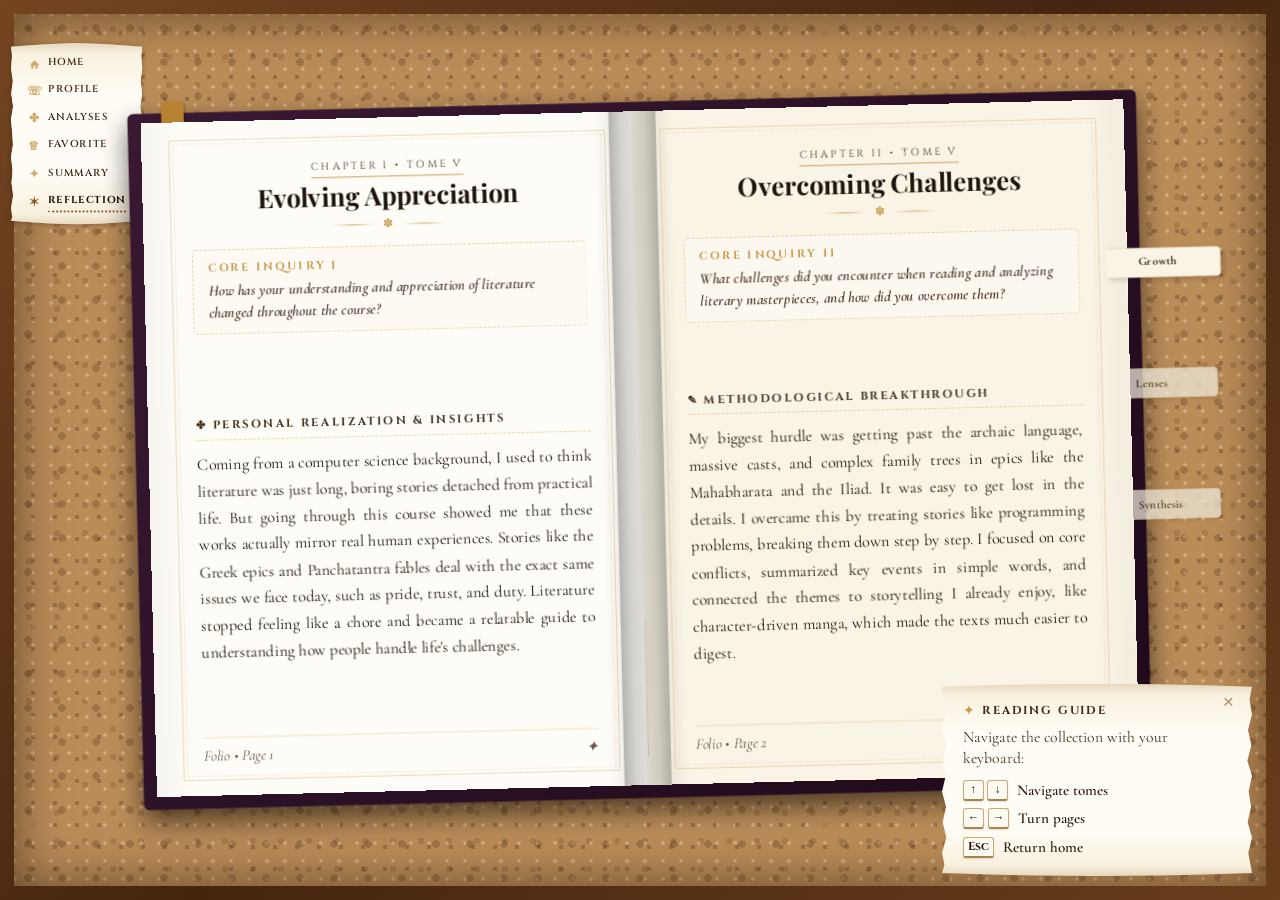
<file: personal-reflection.html>
<!DOCTYPE html>
<html lang="en">

<head>
  <meta charset="UTF-8">
  <meta name="viewport" content="width=device-width, initial-scale=1.0">
  <title>Tome V - Personal Reflection</title>

  <!-- Adaptive performance mode: decides before styles paint -->
  <script src="perf.js"></script>

  <!-- Google Fonts for Classical Aesthetic (Identical to Tome II) -->
  <link rel="preconnect" href="https://fonts.googleapis.com">
  <link rel="preconnect" href="https://fonts.gstatic.com" crossorigin>
  <link
    href="https://fonts.googleapis.com/css2?family=Cinzel:wght@400;600;700&family=Cormorant+Garamond:ital,wght@0,400;0,600;0,700;1,400&family=Playfair+Display:wght@700&display=swap"
    rel="stylesheet">

  <link rel="stylesheet" href="nav.css">
  <link rel="stylesheet" href="personal-reflection.css">
  <link rel="stylesheet" href="viewport-scale.css">
  <script src="viewport-scale.js" defer></script>
  <link rel="stylesheet" href="perf-lite.css">
</head>

<body>

  <!-- Top Navigation Vertical Torn Paper Menu Pinned to Bulletin Board -->
  <nav class="board-top-nav" aria-label="Anthology Navigation">
    <div class="torn-paper-menu">
      <ul class="nav-menu-list">
        <li>
          <a href="index.html" class="nav-link">
            <span class="nav-icon" aria-hidden="true"><svg class="nav-icon-svg" viewBox="0 0 24 24" width="12"
                height="12" fill="currentColor">
                <path d="M10 20v-6h4v6h5v-8h3L12 3 2 12h3v8z" />
              </svg></span>
            <span class="nav-text">Home</span>
          </a>
        </li>
        <li>
          <a href="student-profile.html" class="nav-link">
            <span class="nav-icon" aria-hidden="true">&#9743;</span>
            <span class="nav-text">Profile</span>
          </a>
        </li>
        <li>
          <a href="literary-analyses.html" class="nav-link">
            <span class="nav-icon" aria-hidden="true">&#10020;</span>
            <span class="nav-text">Analyses</span>
          </a>
        </li>
        <li>
          <a href="favorite-masterpiece.html" class="nav-link">
            <span class="nav-icon" aria-hidden="true">&#9813;</span>
            <span class="nav-text">Favorite</span>
          </a>
        </li>
        <li>
          <a href="summary-of-learning.html" class="nav-link">
            <span class="nav-icon" aria-hidden="true">&#10022;</span>
            <span class="nav-text">Summary</span>
          </a>
        </li>
        <li>
          <a href="personal-reflection.html" class="nav-link is-active" aria-current="page">
            <span class="nav-icon" aria-hidden="true">&#10038;</span>
            <span class="nav-text">Reflection</span>
          </a>
        </li>
      </ul>
    </div>
  </nav>

  <!-- Open Book Component (Antique Royal Plum Volume with Natural Tilt) -->
  <article class="open-book-container" aria-label="Personal Reflection Open Book">

    <!-- Bookmark Decoration (Stationary in Top-Left Corner, Behind Pages, No Sharp Points) -->
    <div class="center-silk-ribbon" aria-hidden="true"></div>

    <div class="book-spreads-wrapper">

      <!-- ========================================================
           SPREAD 1: Pages 1 & 2 (Growth & Appreciation / Overcoming Challenges)
           ======================================================== -->
      <div class="book-spread active-spread" id="spread-1" role="tabpanel" aria-labelledby="spread-1">

        <!-- PAGE 1: Evolving Appreciation of Literature (Paragraph 1) -->
        <section class="book-page page-left" aria-label="Part 1: Evolving Appreciation of Literature">
          <div class="page-inner-border">

            <header class="page-header">
              <span class="chapter-badge">Chapter I &bull; Tome V</span>
              <h1 class="page-title">Evolving Appreciation</h1>
              <div class="page-divider" aria-hidden="true">&#10045;</div>
            </header>

            <!-- Core Inquiry Card (Tome II Philosophy Card Template) -->
            <div class="philosophy-card">
              <span class="creed-tag">Core Inquiry I</span>
              <p class="inquiry-prompt">
                How has your understanding and appreciation of literature changed throughout the course?
              </p>
            </div>

            <!-- Reflection Narrative Section (Tome II Section-Heading Template) -->
            <div class="content-section">
              <h2 class="section-heading">&#10020; Personal Realization &amp; Insights</h2>
              <p class="section-text">
                Coming from a computer science background, I used to think literature was just long, boring stories
                detached from practical life. But going through this course showed me that these works actually mirror
                real human experiences. Stories like the Greek epics and Panchatantra fables deal with the exact same
                issues we face today, such as pride, trust, and duty. Literature stopped feeling like a chore and became
                a relatable guide to understanding how people handle life's challenges.
              </p>
            </div>

            <!-- Page 1 Footer -->
            <footer class="page-footer">
              <span class="page-num">Folio &bull; Page 1</span>
              <span class="page-num" aria-hidden="true">&#10022;</span>
            </footer>

          </div>
        </section>

        <!-- PAGE 2: Overcoming Reading Challenges (Paragraph 2) -->
        <section class="book-page page-right" aria-label="Part 2: Overcoming Reading Challenges">
          <div class="page-inner-border">

            <header class="page-header">
              <span class="chapter-badge">Chapter II &bull; Tome V</span>
              <h2 class="page-title">Overcoming Challenges</h2>
              <div class="page-divider" aria-hidden="true">&#10045;</div>
            </header>

            <!-- Core Inquiry Card (Tome II Philosophy Card Template) -->
            <div class="philosophy-card">
              <span class="creed-tag">Core Inquiry II</span>
              <p class="inquiry-prompt">
                What challenges did you encounter when reading and analyzing literary masterpieces, and how did you
                overcome them?
              </p>
            </div>

            <!-- Reflection Narrative Section (Tome II Section-Heading Template) -->
            <div class="content-section">
              <h3 class="section-heading">&#9998; Methodological Breakthrough</h3>
              <p class="section-text">
                My biggest hurdle was getting past the archaic language, massive casts, and complex family trees in
                epics like the Mahabharata and the Iliad. It was easy to get lost in the details. I overcame this by
                treating stories like programming problems, breaking them down step by step. I focused on core
                conflicts, summarized key events in simple words, and connected the themes to storytelling I already
                enjoy, like character-driven manga, which made the texts much easier to digest.
              </p>
            </div>

            <!-- Page 2 Footer -->
            <footer class="page-footer">
              <span class="page-num">Folio &bull; Page 2</span>
              <button class="page-corner-fold fold-right" onclick="switchSpread(2)"
                aria-label="Turn page forward to Part II" title="Folded corner: click to turn page"></button>
            </footer>

          </div>
        </section>

      </div>

      <!-- ========================================================
           SPREAD 2: Pages 3 & 4 (Critical Lens & Human Nature)
           ======================================================== -->
      <div class="book-spread" id="spread-2" role="tabpanel" aria-labelledby="spread-2">

        <!-- PAGE 3: Influential Literary Lens (Paragraph 3) -->
        <section class="book-page page-left" aria-label="Part 3: Influential Literary Lens — Structuralism">
          <div class="page-inner-border">

            <header class="page-header">
              <span class="chapter-badge">Chapter III &bull; Tome V</span>
              <h2 class="page-title">The Structuralist Lens</h2>
              <div class="page-divider" aria-hidden="true">&#10045;</div>
            </header>

            <!-- Core Inquiry Card (Tome II Philosophy Card Template) -->
            <div class="philosophy-card">
              <span class="creed-tag">Core Inquiry III</span>
              <p class="inquiry-prompt">
                Which literary lens or approach influenced your interpretation of literature the most? Why?
              </p>
            </div>

            <!-- Reflection Narrative Section (Tome II Section-Heading Template) -->
            <div class="content-section">
              <h3 class="section-heading">&#10038; Systems &amp; Relational Structures</h3>
              <p class="section-text">
                The Structuralist lens influenced me the most because I naturally look for patterns, logic, and systems.
                Instead of getting caught up in raw emotions, it helped me see how a story's building blocks, opposite
                pairs, and relationships work together. In Book 2 of the Panchatantra, for instance, the crow, mouse,
                deer, and turtle function like a working machine where each animal's distinct trait is necessary for the
                team to survive. Viewing texts as organized systems made analyzing them straightforward and clear.
              </p>
            </div>

            <!-- Page 3 Footer -->
            <footer class="page-footer">
              <button class="page-corner-fold fold-left" onclick="switchSpread(1)" aria-label="Turn page back to Part I"
                title="Folded corner: click to turn back"></button>
              <span class="page-num">Folio &bull; Page 3</span>
            </footer>

          </div>
        </section>

        <!-- PAGE 4: Important Realizations on Life & Human Nature (Paragraph 4) -->
        <section class="book-page page-right" aria-label="Part 4: Realizations on Life, Society, and Human Nature">
          <div class="page-inner-border">

            <header class="page-header">
              <span class="chapter-badge">Chapter IV &bull; Tome V</span>
              <h2 class="page-title">Human Nature &amp; Choices</h2>
              <div class="page-divider" aria-hidden="true">&#10045;</div>
            </header>

            <!-- Core Inquiry Card (Tome II Philosophy Card Template) -->
            <div class="philosophy-card">
              <span class="creed-tag">Core Inquiry IV</span>
              <p class="inquiry-prompt">
                What important realizations about life, society, culture, or human nature have you gained?
              </p>
            </div>

            <!-- Reflection Narrative Section (Tome II Section-Heading Template) -->
            <div class="content-section">
              <h3 class="section-heading">&#10020; Pride, Humility &amp; Consequence</h3>
              <p class="section-text">
                I realized that no matter the era or culture, basic human flaws never change: unchecked pride causes
                disaster, blind trust brings betrayal, and grudges hurt everyone. Achilles and Roland both showed how
                stubborn ego leads to tragic losses, while the Odyssey and Panchatantra proved that patience and quick
                wits beat brute force every time. It reminded me that life is fragile, and we need to stay humble,
                thoughtful, and accountable for our actions.
              </p>
            </div>

            <!-- Page 4 Footer -->
            <footer class="page-footer">
              <span class="page-num">Folio &bull; Page 4</span>
              <button class="page-corner-fold fold-right" onclick="switchSpread(3)"
                aria-label="Turn page forward to Part III" title="Folded corner: click to turn page"></button>
            </footer>

          </div>
        </section>

      </div>

      <!-- ========================================================
           SPREAD 3: Pages 5 & 6 (Future Application & Epilogue Synthesis)
           ======================================================== -->
      <div class="book-spread" id="spread-3" role="tabpanel" aria-labelledby="spread-3">

        <!-- PAGE 5: Applying Lessons in Life, Academics & Tech Career (Paragraph 5) -->
        <section class="book-page page-left" aria-label="Part 5: Application in Personal, Academic, and Tech Life">
          <div class="page-inner-border">

            <header class="page-header">
              <span class="chapter-badge">Chapter V &bull; Tome V</span>
              <h2 class="page-title">Practical Application</h2>
              <div class="page-divider" aria-hidden="true">&#10045;</div>
            </header>

            <!-- Core Inquiry Card (Tome II Philosophy Card Template) -->
            <div class="philosophy-card">
              <span class="creed-tag">Core Inquiry V</span>
              <p class="inquiry-prompt">
                How can you apply the lessons and values learned from Great Books in your personal, academic, or future
                professional life?
              </p>
            </div>

            <!-- Reflection Narrative Section (Tome II Section-Heading Template) -->
            <div class="content-section">
              <h3 class="section-heading">&#9998; Engineering, Teamwork &amp; Ethics</h3>
              <p class="section-text">
                In my personal life, these stories remind me to be a loyal friend while staying mindful of who I trust.
                Academically and in my tech career, analyzing literature strengthens my problem-solving skills by
                training me to look at issues from multiple angles before acting. When working on group projects or
                building software, the lesson of the Panchatantra allies reminds me to value each teammate's unique
                strengths so we can succeed together. Most of all, it taught me to stay grounded and lead with patience
                and empathy.
              </p>
            </div>

            <!-- Page 5 Footer -->
            <footer class="page-footer">
              <button class="page-corner-fold fold-left" onclick="switchSpread(2)"
                aria-label="Turn page back to Part II" title="Folded corner: click to turn back"></button>
              <span class="page-num">Folio &bull; Page 5</span>
            </footer>

          </div>
        </section>

        <!-- PAGE 6: Synthesis, Takeaway Pillars & Final Epilogue -->
        <section class="book-page page-right" aria-label="Part 6: Epilogue — Philosophical Synthesis">
          <div class="page-inner-border">

            <header class="page-header">
              <span class="chapter-badge">Synthesis &bull; Tome V</span>
              <h2 class="page-title">Philosophical Synthesis</h2>
              <div class="page-divider" aria-hidden="true">&#10045;</div>
            </header>

            <!-- 4 Guiding Core Pillars Synthesized from the Reflections (Tome II Philosophy Cards) -->
            <div class="pillars-grid" aria-label="Core Philosophical Takeaways">
              <article class="pillar-card">
                <div class="pillar-header">
                  <span class="pillar-symbol">&#10038;</span>
                  <h3 class="pillar-title">Timeless Mirrors</h3>
                </div>
                <p class="pillar-desc">
                  Ancient epics reflect modern dilemmas: pride, loyalty, and duty across cultures.
                </p>
              </article>

              <article class="pillar-card">
                <div class="pillar-header">
                  <span class="pillar-symbol">&#9998;</span>
                  <h3 class="pillar-title">Algorithmic Reading</h3>
                </div>
                <p class="pillar-desc">
                  Complex narratives mastered through methodical deconstruction and step-by-step logic.
                </p>
              </article>

              <article class="pillar-card">
                <div class="pillar-header">
                  <span class="pillar-symbol">&#9670;</span>
                  <h3 class="pillar-title">Systemic Synergy</h3>
                </div>
                <p class="pillar-desc">
                  Panchatantra allies prove that complementary traits forge winning systems in tech.
                </p>
              </article>

              <article class="pillar-card">
                <div class="pillar-header">
                  <span class="pillar-symbol">&#10022;</span>
                  <h3 class="pillar-title">Moral Humility</h3>
                </div>
                <p class="pillar-desc">
                  Ego destroys potential; true strength lies in staying calm, patient, and accountable.
                </p>
              </article>
            </div>

            <!-- Ex Libris Signoff -->
            <div class="synthesis-signoff">
              <span class="signoff-tag">Portfolio &bull; Great Books</span>
              <p class="signoff-phrase">Reflective Synthesis Completed &bull; Term Folio</p>
            </div>

            <!-- Page 6 Footer -->
            <footer class="page-footer">
              <span class="page-num">Folio &bull; Page 6</span>
              <span class="page-num" aria-hidden="true">&#10022;</span>
            </footer>

          </div>
        </section>

      </div>

      <!-- Realistic 3D Flipping Leaf Overlay (Identical to Tome II) -->
      <div class="flipping-page-leaf" id="flipping-leaf" aria-hidden="true">
        <div class="leaf-side leaf-front" id="leaf-front"></div>
        <div class="leaf-side leaf-back" id="leaf-back"></div>
      </div>

      <!-- Dynamic Ambient Page Shadows (Identical to Tome II) -->
      <div class="page-turning-shadow shadow-left" id="shadow-left" aria-hidden="true"></div>
      <div class="page-turning-shadow shadow-right" id="shadow-right" aria-hidden="true"></div>

    </div>

    <!-- Right-Edge Flag Index (Tome V quick navigation, identical to Tome II) -->
    <nav class="book-flag-rail" aria-label="Tome V quick navigation">
      <button type="button" class="book-flag flag-1 is-active" data-spread="1" onclick="switchSpread(1)"
        aria-current="page" aria-label="Go to Growth &amp; Appreciation, pages 1 and 2" title="Growth — Pages 1–2">
        <span class="flag-title">Growth</span>
      </button>

      <button type="button" class="book-flag flag-2" data-spread="2" onclick="switchSpread(2)"
        aria-label="Go to Lenses &amp; Realizations, pages 3 and 4" title="Lenses — Pages 3–4">
        <span class="flag-title">Lenses</span>
      </button>

      <button type="button" class="book-flag flag-3" data-spread="3" onclick="switchSpread(3)"
        aria-label="Go to Application &amp; Synthesis, pages 5 and 6" title="Synthesis — Pages 5–6">
        <span class="flag-title">Synthesis</span>
      </button>
    </nav>

  </article>

  <!-- Sound Effect on Page Turn -->
  <audio id="page-turn-sound" src="assets/page turn.mp3" preload="none"></audio>

  <!-- Interactive Spread Switcher: 3D Curved Flipping Animation Engine (Identical to Tome II) -->
  <script>
    let isTurning = false;

    function prefersReducedMotion() {
      return window.matchMedia && window.matchMedia('(prefers-reduced-motion: reduce)').matches;
    }

    function isLiteMode() {
      return document.documentElement.classList.contains('perf-lite');
    }

    function playPageTurnSound() {
      const turnAudio = document.getElementById('page-turn-sound');
      if (!turnAudio) return;
      try {
        turnAudio.currentTime = 0;
        turnAudio.volume = 0.85;
        turnAudio.play().catch(() => { });
      } catch (e) {
        turnAudio.play().catch(() => { });
      }
    }

    function switchSpread(targetSpread) {
      if (isTurning) return;
      const currentSpreadEl = document.querySelector('.book-spread.active-spread');
      const currentSpreadNum = currentSpreadEl ? parseInt(currentSpreadEl.id.replace('spread-', ''), 10) : 1;

      if (targetSpread === currentSpreadNum) return;

      const targetSpreadEl = document.getElementById('spread-' + targetSpread);
      if (!targetSpreadEl) return;

      updateBookFlags(targetSpread);

      const bookContainer = document.querySelector('.open-book-container');
      const flippingLeaf = document.getElementById('flipping-leaf');
      const leafFront = document.getElementById('leaf-front');
      const leafBack = document.getElementById('leaf-back');

      // Play page turn audio sound effect
      playPageTurnSound();

      // Momentarily disappear corner folds on click
      if (bookContainer) {
        bookContainer.classList.add('turning-in-progress');
      }

      // Reduced-motion users and small screens get a cheap crossfade.
      // Lightweight desktops still get the 3D page turn (optimized & quicker).
      const usesStackedLayout = window.innerWidth <= 768 &&
        !document.documentElement.classList.contains('is-scaled');
      if (usesStackedLayout || prefersReducedMotion() || !flippingLeaf || !leafFront || !leafBack) {
        isTurning = true;
        currentSpreadEl.classList.add('leaving-spread');
        currentSpreadEl.classList.remove('active-spread');
        targetSpreadEl.classList.add('active-spread');
        setTimeout(() => {
          currentSpreadEl.classList.remove('leaving-spread');
          if (bookContainer) bookContainer.classList.remove('turning-in-progress');
          isTurning = false;
        }, 180);
        return;
      }

      isTurning = true;
      const isForward = targetSpread > currentSpreadNum;

      let sourcePageToHide;
      if (isForward) {
        // Turning Forward: right page flips left over the spine
        sourcePageToHide = currentSpreadEl.querySelector('.page-right');
        const frontClone = sourcePageToHide.cloneNode(true);
        const backClone = targetSpreadEl.querySelector('.page-left').cloneNode(true);

        leafFront.replaceChildren(frontClone);
        leafBack.replaceChildren(backClone);

        targetSpreadEl.classList.add('spread-underneath');
        sourcePageToHide.style.visibility = 'hidden';

        flippingLeaf.className = 'flipping-page-leaf flip-forward';
      } else {
        // Turning Backward: left page flips right over the spine
        sourcePageToHide = currentSpreadEl.querySelector('.page-left');
        const frontClone = targetSpreadEl.querySelector('.page-right').cloneNode(true);
        const backClone = sourcePageToHide.cloneNode(true);

        leafFront.replaceChildren(backClone);
        leafBack.replaceChildren(frontClone);

        targetSpreadEl.classList.add('spread-underneath');
        sourcePageToHide.style.visibility = 'hidden';

        flippingLeaf.className = 'flipping-page-leaf flip-backward';
      }

      const completeTurn = () => {
        targetSpreadEl.classList.add('active-spread');
        targetSpreadEl.classList.remove('spread-underneath');
        currentSpreadEl.classList.remove('active-spread');
        if (sourcePageToHide) sourcePageToHide.style.visibility = '';

        requestAnimationFrame(() => {
          flippingLeaf.className = 'flipping-page-leaf';
          if (bookContainer) {
            bookContainer.classList.remove('turning-in-progress');
          }
          isTurning = false;
        });
      };

      const turnMs = isLiteMode() ? 430 : 500;
      const timer = setTimeout(completeTurn, turnMs + 30);
      flippingLeaf.addEventListener('animationend', () => {
        clearTimeout(timer);
        completeTurn();
      }, { once: true });
    }

    // Keep the right-edge flag index in sync with the visible spread
    function updateBookFlags(activeSpread) {
      document.querySelectorAll('.book-flag').forEach((flag) => {
        const isActive = parseInt(flag.dataset.spread, 10) === activeSpread;
        flag.classList.toggle('is-active', isActive);
        if (isActive) {
          flag.setAttribute('aria-current', 'page');
        } else {
          flag.removeAttribute('aria-current');
        }
      });
    }

    // Keyboard navigation (Arrow keys and Page Up/Down)
    document.addEventListener('keydown', (e) => {
      const currentSpreadEl = document.querySelector('.book-spread.active-spread');
      const currentSpreadNum = currentSpreadEl ? parseInt(currentSpreadEl.id.replace('spread-', ''), 10) : 1;

      if (e.key === 'ArrowRight' || e.key === 'PageDown') {
        if (currentSpreadNum < 3) switchSpread(currentSpreadNum + 1);
      } else if (e.key === 'ArrowLeft' || e.key === 'PageUp') {
        if (currentSpreadNum > 1) switchSpread(currentSpreadNum - 1);
      }
    });
  </script>
  <script src="book-nav.js"></script>

</body>

</html>
</file>
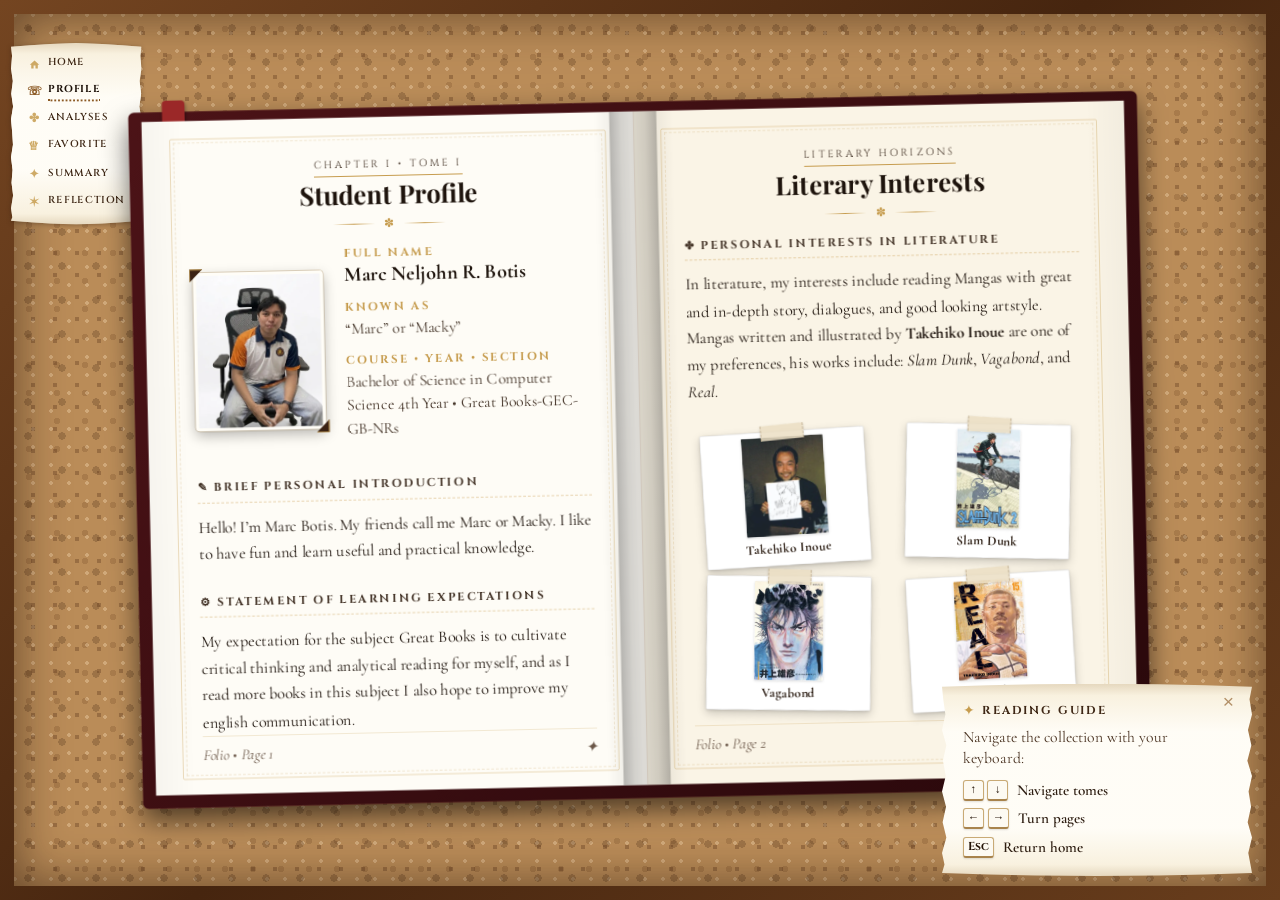
<file: student-profile.html>
<!DOCTYPE html>
<html lang="en">

<head>
  <meta charset="UTF-8">
  <meta name="viewport" content="width=device-width, initial-scale=1.0">
  <title>Tome I - Botis' Profile</title>

  <!-- Adaptive performance mode: decides before styles paint -->
  <script src="perf.js"></script>

  <!-- Google Fonts for Classical & Typewriter Aesthetic -->
  <link rel="preconnect" href="https://fonts.googleapis.com">
  <link rel="preconnect" href="https://fonts.gstatic.com" crossorigin>
  <link
    href="https://fonts.googleapis.com/css2?family=Cinzel:wght@400;600;700&family=Cormorant+Garamond:ital,wght@0,400;0,600;0,700;1,400&family=Playfair+Display:wght@700&display=swap"
    rel="stylesheet">

  <link rel="stylesheet" href="nav.css">
  <link rel="stylesheet" href="student-profile.css">
  <link rel="stylesheet" href="viewport-scale.css">
  <script src="viewport-scale.js" defer></script>
  <link rel="stylesheet" href="perf-lite.css">
</head>

<body>

  <!-- Top Navigation Vertical Torn Paper Menu Pinned to Bulletin Board -->
  <nav class="board-top-nav" aria-label="Anthology Navigation">
    <div class="torn-paper-menu">
      <ul class="nav-menu-list">
        <li>
          <a href="index.html" class="nav-link">
            <span class="nav-icon" aria-hidden="true"><svg class="nav-icon-svg" viewBox="0 0 24 24" width="12"
                height="12" fill="currentColor">
                <path d="M10 20v-6h4v6h5v-8h3L12 3 2 12h3v8z" />
              </svg></span>
            <span class="nav-text">Home</span>
          </a>
        </li>
        <li>
          <a href="student-profile.html" class="nav-link is-active" aria-current="page">
            <span class="nav-icon" aria-hidden="true">&#9743;</span>
            <span class="nav-text">Profile</span>
          </a>
        </li>
        <li>
          <a href="literary-analyses.html" class="nav-link">
            <span class="nav-icon" aria-hidden="true">&#10020;</span>
            <span class="nav-text">Analyses</span>
          </a>
        </li>
        <li>
          <a href="favorite-masterpiece.html" class="nav-link">
            <span class="nav-icon" aria-hidden="true">&#9813;</span>
            <span class="nav-text">Favorite</span>
          </a>
        </li>
        <li>
          <a href="summary-of-learning.html" class="nav-link">
            <span class="nav-icon" aria-hidden="true">&#10022;</span>
            <span class="nav-text">Summary</span>
          </a>
        </li>
        <li>
          <a href="personal-reflection.html" class="nav-link">
            <span class="nav-icon" aria-hidden="true">&#10038;</span>
            <span class="nav-text">Reflection</span>
          </a>
        </li>
      </ul>
    </div>
  </nav>

  <!-- Open Book Component (Fits Screen Height) -->
  <article class="open-book-container" aria-label="Student Profile Open Book">

    <!-- Center Hanging Silk Bookmark Ribbon -->
    <div class="center-silk-ribbon" aria-hidden="true"></div>

    <div class="book-spreads-wrapper">

      <!-- ========================================================
           SPREAD 1: Pages 1 & 2 (Complete Student Profile Volume)
           ======================================================== -->
      <div class="book-spread active-spread" id="spread-1" role="region" aria-label="Student Profile Pages 1 and 2">

        <!-- PAGE 1: Identity, Personal Introduction & Course Expectations -->
        <section class="book-page page-left"
          aria-label="Part 1: Student Identity, Personal Introduction and Expectations">
          <div class="page-inner-border">

            <header class="page-header">
              <span class="chapter-badge">Chapter I &bull; Tome I</span>
              <h1 class="page-title">Student Profile</h1>
              <div class="page-divider" aria-hidden="true">&#10045;</div>
            </header>

            <!-- Portrait & Metadata from Student Profile.md -->
            <div class="profile-card-layout">
              <div class="photo-frame-wrapper" role="button" tabindex="0"
                aria-label="Enlarge portrait photo of Marc Neljohn R. Botis" title="Click to enlarge portrait photo">
                <span class="photo-corner top-left" aria-hidden="true"></span>
                <img src="images/opt/Profile.webp" alt="Portrait photo of Marc Neljohn R. Botis" class="portrait-photo"
                  width="742" height="742" onerror="this.style.display='none'" decoding="async">
                <span class="photo-corner bottom-right" aria-hidden="true"></span>
                <span class="photo-zoom-hint" aria-hidden="true">
                  <svg viewBox="0 0 24 24" width="13" height="13" fill="none" stroke="currentColor" stroke-width="2.2"
                    stroke-linecap="round" stroke-linejoin="round">
                    <circle cx="11" cy="11" r="7"></circle>
                    <line x1="20" y1="20" x2="16" y2="16"></line>
                    <line x1="11" y1="8" x2="11" y2="14"></line>
                    <line x1="8" y1="11" x2="14" y2="11"></line>
                  </svg>
                </span>
              </div>

              <div class="identity-meta">
                <div class="meta-field">
                  <span class="meta-label">Full Name</span>
                  <p class="meta-value">Marc Neljohn R. Botis</p>
                </div>

                <div class="meta-field">
                  <span class="meta-label">Known As</span>
                  <p class="meta-value-sub">&ldquo;Marc&rdquo; or &ldquo;Macky&rdquo;</p>
                </div>

                <div class="meta-field">
                  <span class="meta-label">Course &bull; Year &bull; Section</span>
                  <p class="meta-value-sub">Bachelor of Science in Computer Science 4th Year &bull;
                    Great Books-GEC-GB-NRs</p>
                </div>
              </div>
            </div>

            <!-- Brief Personal Introduction from Student Profile.md -->
            <div class="content-section">
              <h2 class="section-heading">&#9998; Brief Personal Introduction</h2>
              <p class="section-text">
                Hello! I’m Marc Botis. My friends call me Marc or Macky. I like to have fun and learn useful and
                practical knowledge.
              </p>
            </div>

            <!-- Statement of Learning Expectations from Student Profile.md (Moved below Introduction) -->
            <div class="content-section">
              <h3 class="section-heading">&#9881; Statement of Learning Expectations</h3>
              <p class="section-text">
                My expectation for the subject Great Books is to cultivate critical thinking and analytical reading
                for myself, and as I read more books in this subject I also hope to improve my english communication.
              </p>
            </div>

            <!-- Page 1 Footer -->
            <footer class="page-footer">
              <span class="page-num">Folio &bull; Page 1</span>
              <span class="page-num">&#10022;</span>
            </footer>

          </div>
        </section>

        <!-- PAGE 2: Literary Interests & Takehiko Inoue Works -->
        <section class="book-page page-right" aria-label="Part 2: Literary Interests and Experiences">
          <div class="page-inner-border">

            <header class="page-header">
              <span class="chapter-badge">Literary Horizons</span>
              <h2 class="page-title">Literary Interests</h2>
              <div class="page-divider" aria-hidden="true">&#10045;</div>
            </header>

            <div class="content-section">
              <h3 class="section-heading">&#10020; Personal Interests in Literature</h3>
              <p class="section-text">
                In literature, my interests include reading Mangas with great and in-depth story, dialogues, and good
                looking artstyle. Mangas written and illustrated by <strong>Takehiko Inoue</strong> are one of my
                preferences, his works include: <em>Slam Dunk</em>, <em>Vagabond</em>, and <em>Real</em>.
              </p>

              <!-- Gallery of Works Taped to the Page -->
              <div class="manga-gallery" aria-label="Gallery of Takehiko Inoue and Works">
                <figure class="gallery-card tape-1">
                  <img src="images/opt/Takehiko Inoue.webp" alt="Takehiko Inoue portrait" class="gallery-thumb"
                    width="350" height="419" onerror="this.style.display='none'" decoding="async">
                  <figcaption class="gallery-caption">Takehiko Inoue</figcaption>
                </figure>

                <figure class="gallery-card tape-2">
                  <img src="images/opt/Slam Dunk.webp" alt="Slam Dunk manga volume cover" class="gallery-thumb"
                    width="400" height="624" onerror="this.style.display='none'" decoding="async">
                  <figcaption class="gallery-caption">Slam Dunk</figcaption>
                </figure>

                <figure class="gallery-card tape-3">
                  <img src="images/opt/Vagabond Cover.webp" alt="Vagabond manga volume cover" class="gallery-thumb"
                    width="232" height="332" onerror="this.style.display='none'" decoding="async">
                  <figcaption class="gallery-caption">Vagabond</figcaption>
                </figure>

                <figure class="gallery-card tape-4">
                  <img src="images/opt/Real Cover.webp" alt="Real manga volume cover" class="gallery-thumb"
                    width="480" height="686" onerror="this.style.display='none'" decoding="async">
                  <figcaption class="gallery-caption">Real</figcaption>
                </figure>
              </div>
            </div>

            <!-- Page 2 Footer (Final Page of Tome I) -->
            <footer class="page-footer">
              <span class="page-num">Folio &bull; Page 2</span>
              <span class="page-num" aria-hidden="true">&#10022;</span>
            </footer>

          </div>
        </section>

      </div>

    </div>
  </article>

  <!-- Book navigation & reading tip toast -->

  <!-- Enlarged Profile Photo Lightbox Modal -->
  <aside id="profile-photo-modal" class="photo-modal-backdrop" aria-hidden="true" role="dialog" aria-modal="true"
    aria-label="Enlarged Portrait Photo">
    <div class="photo-modal-content">
      <!-- Tape with X mark to close -->
      <button type="button" class="photo-modal-tape-close" aria-label="Close enlarged photo"
        title="Close photo (or click background)">
        <span class="tape-x-mark" aria-hidden="true">&times;</span>
      </button>

      <!-- Vintage Photo Frame -->
      <div class="photo-modal-frame">
        <span class="photo-corner top-left" aria-hidden="true"></span>
        <span class="photo-corner top-right" aria-hidden="true"></span>
        <img src="images/opt/Profile.webp" alt="Enlarged portrait photo of Marc Neljohn R. Botis" class="modal-portrait-img"
          width="742" height="742" decoding="async">
        <span class="photo-corner bottom-left" aria-hidden="true"></span>
        <span class="photo-corner bottom-right" aria-hidden="true"></span>
      </div>

      <!-- Caption -->
      <div class="photo-modal-caption">
        <span class="caption-name">Marc Neljohn R. Botis</span>
        <span class="caption-sub">Tome I &bull; Student Profile</span>
      </div>
    </div>
  </aside>

  <!-- Book slide sound and navigation -->
  <script src="book-nav.js"></script>
  <script>
    (function () {
      const trigger = document.querySelector('.photo-frame-wrapper');
      const modal = document.getElementById('profile-photo-modal');
      const closeBtn = document.querySelector('.photo-modal-tape-close');
      if (!trigger || !modal) return;

      function openModal() {
        modal.classList.add('is-active');
        modal.setAttribute('aria-hidden', 'false');
        if (closeBtn) closeBtn.focus();
      }

      function closeModal() {
        modal.classList.remove('is-active');
        modal.setAttribute('aria-hidden', 'true');
        trigger.focus();
      }

      trigger.addEventListener('click', openModal);
      trigger.addEventListener('keydown', function (e) {
        if (e.key === 'Enter' || e.key === ' ') {
          e.preventDefault();
          openModal();
        }
      });

      if (closeBtn) {
        closeBtn.addEventListener('click', function (e) {
          e.stopPropagation();
          closeModal();
        });
      }

      // Close when clicking directly on the dimmed backdrop background
      modal.addEventListener('click', function (e) {
        if (e.target === modal) {
          closeModal();
        }
      });

      // Close on Escape key
      document.addEventListener('keydown', function (e) {
        if (e.key === 'Escape' && modal.classList.contains('is-active')) {
        e.preventDefault();
          closeModal();
        }
      });
    })();
  </script>

</body>

</html>
</file>
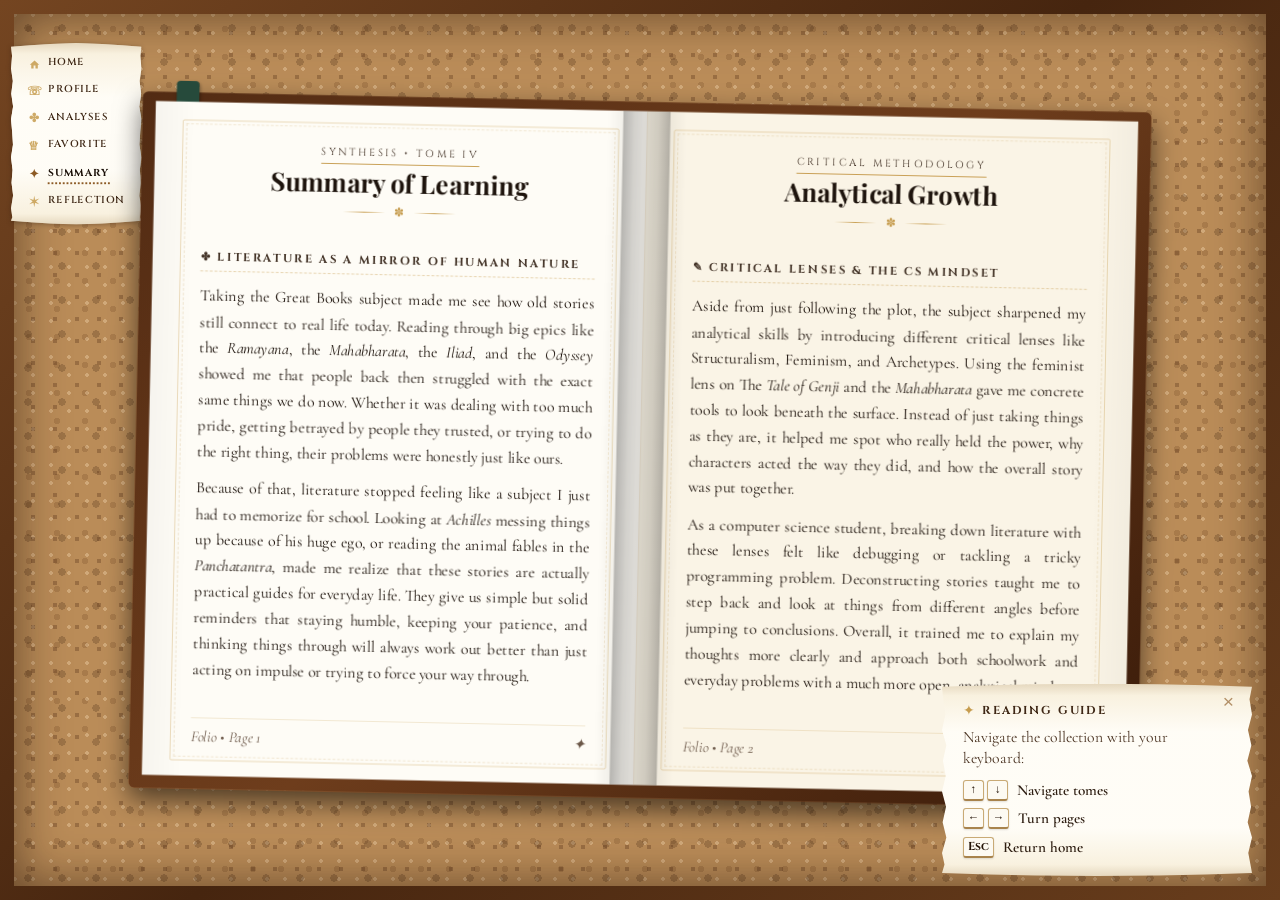
<file: summary-of-learning.html>
<!DOCTYPE html>
<html lang="en">

<head>
  <meta charset="UTF-8">
  <meta name="viewport" content="width=device-width, initial-scale=1.0">
  <title>Tome IV - Summary of Learning</title>

  <!-- Adaptive performance mode: decides before styles paint -->
  <script src="perf.js"></script>

  <!-- Google Fonts for Classical Aesthetic (Identical to previous Tomes) -->
  <link rel="preconnect" href="https://fonts.googleapis.com">
  <link rel="preconnect" href="https://fonts.gstatic.com" crossorigin>
  <link
    href="https://fonts.googleapis.com/css2?family=Cinzel:wght@400;600;700&family=Cormorant+Garamond:ital,wght@0,400;0,600;0,700;1,400&family=Playfair+Display:wght@700&display=swap"
    rel="stylesheet">

  <link rel="stylesheet" href="nav.css">
  <link rel="stylesheet" href="summary-of-learning.css">
  <link rel="stylesheet" href="viewport-scale.css">
  <script src="viewport-scale.js" defer></script>
  <link rel="stylesheet" href="perf-lite.css">
</head>

<body>

  <!-- Top Navigation Vertical Torn Paper Menu Pinned to Bulletin Board -->
  <nav class="board-top-nav" aria-label="Anthology Navigation">
    <div class="torn-paper-menu">
      <ul class="nav-menu-list">
        <li>
          <a href="index.html" class="nav-link">
            <span class="nav-icon" aria-hidden="true"><svg class="nav-icon-svg" viewBox="0 0 24 24" width="12"
                height="12" fill="currentColor">
                <path d="M10 20v-6h4v6h5v-8h3L12 3 2 12h3v8z" />
              </svg></span>
            <span class="nav-text">Home</span>
          </a>
        </li>
        <li>
          <a href="student-profile.html" class="nav-link">
            <span class="nav-icon" aria-hidden="true">&#9743;</span>
            <span class="nav-text">Profile</span>
          </a>
        </li>
        <li>
          <a href="literary-analyses.html" class="nav-link">
            <span class="nav-icon" aria-hidden="true">&#10020;</span>
            <span class="nav-text">Analyses</span>
          </a>
        </li>
        <li>
          <a href="favorite-masterpiece.html" class="nav-link">
            <span class="nav-icon" aria-hidden="true">&#9813;</span>
            <span class="nav-text">Favorite</span>
          </a>
        </li>
        <li>
          <a href="summary-of-learning.html" class="nav-link is-active" aria-current="page">
            <span class="nav-icon" aria-hidden="true">&#10022;</span>
            <span class="nav-text">Summary</span>
          </a>
        </li>
        <li>
          <a href="personal-reflection.html" class="nav-link">
            <span class="nav-icon" aria-hidden="true">&#10038;</span>
            <span class="nav-text">Reflection</span>
          </a>
        </li>
      </ul>
    </div>
  </nav>

  <!-- Open Book Component (Antique Leather Volume with Natural Tilt) -->
  <article class="open-book-container" aria-label="Summary of Learning Open Book">

    <!-- Center Hanging Silk Bookmark Ribbon (Sage Green Silk, Positioned behind pages) -->
    <div class="center-silk-ribbon" aria-hidden="true"></div>

    <div class="book-spreads-wrapper">

      <!-- ========================================================
           SPREAD 1: Pages 1 & 2 (Complete Summary of Learning)
           ======================================================== -->
      <div class="book-spread active-spread" id="spread-1" role="region" aria-label="Summary of Learning Pages 1 and 2">

        <!-- PAGE 1: Literature as a Mirror of Human Nature (Paragraph 1) -->
        <section class="book-page page-left" aria-label="Part 1: Literature as a Mirror of Human Nature">
          <div class="page-inner-border">

            <header class="page-header">
              <span class="chapter-badge">Synthesis &bull; Tome IV</span>
              <h1 class="page-title">Summary of Learning</h1>
              <div class="page-divider" aria-hidden="true">&#10045;</div>
            </header>

            <!-- Main Narrative Section from Summary.txt (2 Paragraphs) -->
            <div class="content-section">
              <h2 class="section-heading">&#10020; Literature as a Mirror of Human Nature</h2>
              <p class="section-text">
                Taking the Great Books subject made me see how old stories still connect to real life today.
                Reading through big epics like the <em>Ramayana</em>, the <em>Mahabharata</em>, the <em>Iliad</em>,
                and the <em>Odyssey</em> showed me that
                people back then struggled with the exact same things we do now. Whether it was dealing with too much
                pride, getting betrayed by people they trusted, or trying to do the right thing, their problems were
                honestly just like ours.
              </p>
              <p class="section-text">
                Because of that, literature stopped feeling like a subject I just had to memorize for school.
                Looking at <em>Achilles</em> messing things up because of his huge ego, or reading the animal fables in
                the
                <em>Panchatantra</em>, made me realize that these stories are actually practical guides for everyday
                life. They
                give us simple but solid reminders that staying humble, keeping your patience, and thinking things
                through will always work out better than just acting on impulse or trying to force your way through.
              </p>
            </div>

            <!-- Page 1 Footer -->
            <footer class="page-footer">
              <span class="page-num">Folio &bull; Page 1</span>
              <span class="page-num">&#10022;</span>
            </footer>

          </div>
        </section>

        <!-- PAGE 2: Critical Lenses and Analytical Growth (Paragraph 2) -->
        <section class="book-page page-right" aria-label="Part 2: Analytical Growth and Critical Methodology">
          <div class="page-inner-border">

            <header class="page-header">
              <span class="chapter-badge">Critical Methodology</span>
              <h2 class="page-title">Analytical Growth</h2>
              <div class="page-divider" aria-hidden="true">&#10045;</div>
            </header>

            <!-- Main Analytical Section from Summary.txt (2 Paragraphs) -->
            <div class="content-section">
              <h3 class="section-heading">&#9998; Critical Lenses &amp; The CS Mindset</h3>
              <p class="section-text">
                Aside from just following the plot, the subject sharpened my analytical skills by introducing
                different critical lenses like Structuralism, Feminism, and Archetypes. Using the feminist lens on The
                <em>Tale of Genji</em> and the <em>Mahabharata</em> gave me concrete tools to look beneath the
                surface. Instead of just taking things as they are, it helped me spot who really held the power, why
                characters acted the way they did, and how the overall story was put together.
              </p>
              <p class="section-text">
                As a computer science student, breaking down literature with these lenses felt like debugging or
                tackling a tricky programming problem. Deconstructing stories taught me to step back and look at things
                from different angles before jumping to conclusions. Overall, it trained me to explain my thoughts more
                clearly and approach both schoolwork and everyday problems with a much more open, analytical mindset.
              </p>
            </div>

            <!-- Page 2 Footer -->
            <footer class="page-footer">
              <span class="page-num">Folio &bull; Page 2</span>
              <span class="page-num" aria-hidden="true">&#10022;</span>
            </footer>

          </div>
        </section>

      </div>

    </div>
  </article>

  <!-- Book navigation & reading tip toast -->
  <script src="book-nav.js"></script>

</body>

</html>
</file>
<file: index.css>
/* ==========================================================================
   Bulletin Board Portfolio Stylesheet - Library Background
   ========================================================================== */

:root {
  --bg-parchment: #f9f5ec;
  --bg-parchment-deep: #f5eedf;
  --border-parchment: #d8cbb2;
  --ink-primary: #231b15;
  --ink-secondary: #534235;
  --ink-muted: #786454;
  --gold-accent: #c69c4e;
  --gold-glow: #e5b967;
  --gold-light: #fbf4df;

  /* Book cover colors (preserved) */
  --book-burgundy: #4e1418;
  --book-burgundy-light: #6a1e23;
  --book-forest: #153320;
  --book-forest-light: #214930;
  --book-navy: #132439;
  --book-navy-light: #1e3654;
  --book-leather: #522b13;
  --book-leather-light: #6e3d1c;
  --book-plum: #391932;
  --book-plum-light: #522748;

  --font-serif-display: 'Cinzel', serif;
  --font-serif-title: 'Playfair Display', Georgia, serif;
  --font-serif-classic: 'Cormorant Garamond', Garamond, serif;
  --font-serif-body: 'Cormorant Garamond', Garamond, serif;
  --font-typewriter: var(--font-serif-classic);
}

/* Reset & Base */
*, *::before, *::after {
  box-sizing: border-box;
  margin: 0;
  padding: 0;
}

html {
  height: 100%;
}

/* Body with Library Background */
body {
  font-family: var(--font-serif-classic);
  background-color: #19120c;
  background-image:
    linear-gradient(rgba(14, 9, 6, 0.42), rgba(14, 9, 6, 0.52)),
    url('images/opt/Library.webp');
  background-size: cover;
  background-position: center center;
  background-repeat: no-repeat;
  background-attachment: fixed;
  color: var(--ink-primary);
  line-height: 1.45;
  min-height: 100vh;
  min-height: 100dvh;
  display: flex;
  align-items: center;
  justify-content: center;
  padding: 0.8rem 1rem;
  overflow-y: auto;
  overflow-x: hidden;
}

/* ==========================================================================
   Bulletin Board Canvas (Wooden Frame & Cork Texture)
   ========================================================================== */

.bulletin-board {
  width: 100%;
  max-width: 1120px;
  max-height: calc(100vh - 1.6rem);
  margin: auto;
  /* Textured Cork Surface */
  background-color: #ba8c58;
  background-image:
    radial-gradient(rgba(84, 46, 20, 0.28) 15%, transparent 16%),
    radial-gradient(rgba(60, 32, 14, 0.22) 15%, transparent 16%),
    radial-gradient(rgba(245, 215, 175, 0.35) 15%, transparent 16%),
    radial-gradient(rgba(95, 54, 24, 0.18) 15%, transparent 16%);
  background-size: 22px 22px, 34px 34px, 18px 18px, 28px 28px;
  background-position: 0 0, 11px 11px, 6px 6px, 15px 15px;

  /* Wooden Frame */
  border: 12px solid #583318;
  border-image: linear-gradient(135deg, #744521 0%, #46250f 50%, #683d1c 100%) 12;
  outline: 2px solid #231105;
  border-radius: 6px;
  box-shadow:
    0 16px 45px rgba(0, 0, 0, 0.75),
    inset 0 0 45px rgba(40, 20, 8, 0.55),
    inset 0 0 10px rgba(0, 0, 0, 0.4);

  display: flex;
  flex-direction: column;
  justify-content: space-between;
  padding: 1.1rem 1.6rem 0.9rem;
  position: relative;
}

/* ==========================================================================
   Pinned Paper Note (Header & Description)
   ========================================================================== */

.pinned-paper-note {
  position: relative;
  max-width: 820px;
  margin: 0.2rem auto 0.4rem;
  background: var(--bg-parchment-deep);
  border: 1px solid var(--border-parchment);
  border-radius: 3px;
  padding: 0.9rem 1.8rem 0.75rem;
  box-shadow:
    0 5px 15px rgba(0, 0, 0, 0.28),
    0 1px 3px rgba(0, 0, 0, 0.15),
    inset 0 0 25px rgba(215, 195, 160, 0.3);
  text-align: center;
  transform: rotate(-0.35deg);
}

/* Red 3D Pushpin on Paper */
.pushpin {
  position: absolute;
  top: -11px;
  left: 50%;
  transform: translateX(-50%);
  width: 19px;
  height: 19px;
  background: radial-gradient(circle at 35% 35%, #eb4444 0%, #b81414 55%, #6a0909 100%);
  border-radius: 50%;
  box-shadow:
    0 3px 6px rgba(0, 0, 0, 0.4),
    inset 0 2px 2px rgba(255, 255, 255, 0.55),
    inset 0 -2px 2px rgba(0, 0, 0, 0.4);
  z-index: 10;
}

.pushpin::after {
  content: "";
  position: absolute;
  top: 9px;
  left: 5px;
  width: 12px;
  height: 6px;
  background: rgba(0, 0, 0, 0.25);
  border-radius: 50%;
  filter: blur(1.5px);
  z-index: -1;
  transform: rotate(15deg);
}

/* Paper Ex Libris Tag */
.ex-libris-tag {
  display: inline-flex;
  align-items: center;
  gap: 0.5rem;
  font-family: var(--font-serif-display);
  font-size: 0.7rem;
  letter-spacing: 0.25em;
  text-transform: uppercase;
  color: var(--ink-secondary);
  padding: 0.1rem 0.8rem;
  border-top: 1px solid var(--gold-accent);
  border-bottom: 1px solid var(--gold-accent);
  margin-bottom: 0.3rem;
}

.main-title {
  font-family: var(--font-serif-title);
  font-size: clamp(1.5rem, calc(2.6 * var(--board-vw, 1vw)), 2.15rem);
  font-weight: 700;
  color: var(--ink-primary);
  line-height: 1.15;
  letter-spacing: -0.01em;
}

.ornamental-divider {
  display: flex;
  align-items: center;
  justify-content: center;
  gap: 0.8rem;
  margin: 0.35rem auto;
  color: var(--gold-accent);
}

.divider-line {
  flex: 1;
  max-width: 90px;
  height: 1px;
  background: linear-gradient(90deg, transparent, var(--gold-accent), transparent);
}

.divider-icon {
  font-size: 0.9rem;
  line-height: 1;
}

.description-box {
  background: rgba(255, 253, 248, 0.65);
  border: 1px dashed rgba(198, 156, 78, 0.35);
  border-radius: 3px;
  padding: 0.45rem 1rem;
}

.description-box p {
  font-family: var(--font-serif-classic);
  font-size: clamp(0.85rem, calc(1.1 * var(--board-vw, 1vw)), 0.96rem);
  font-weight: 400;
  color: #2c1e14;
  line-height: 1.45;
  letter-spacing: 0.01em;
  margin: 0;
}

/* ==========================================================================
   Books Shelf Section (Preserved)
   ========================================================================== */

.shelf-section {
  position: relative;
  display: flex;
  flex-direction: column;
  justify-content: center;
  margin: 0.2rem 0 0.1rem;
}

.section-label {
  text-align: center;
  font-family: var(--font-serif-display);
  font-size: 0.76rem;
  letter-spacing: 0.22em;
  text-transform: uppercase;
  color: #fff2db;
  text-shadow: 0 1px 3px rgba(0, 0, 0, 0.6);
  margin-bottom: 0.65rem;
  display: flex;
  align-items: center;
  justify-content: center;
  gap: 0.8rem;
}

.section-label::before,
.section-label::after {
  content: "";
  height: 1px;
  width: 40px;
  background-color: rgba(255, 242, 219, 0.4);
}

/* Books Container - Horizontal arrangement */
.books-container {
  display: grid;
  grid-template-columns: repeat(5, 1fr);
  gap: 1.1rem;
  align-items: flex-end;
  padding: 0.4rem 0.5rem 0.2rem;
  perspective: 1000px;
}

/* Static Invisible Interactive Area for Each Book (Eliminates Hover Glitch) */
.book-slot {
  display: block;
  position: relative;
  height: clamp(195px, calc(26 * var(--board-vh, 1vh)), 225px);
  text-decoration: none;
  cursor: pointer;
  outline: none;
}

.book-slot:nth-child(1) { z-index: 1; }
.book-slot:nth-child(2) { z-index: 2; }
.book-slot:nth-child(3) { z-index: 3; }
.book-slot:nth-child(4) { z-index: 2; }
.book-slot:nth-child(5) { z-index: 1; }

/* Composited hover glow: the shadow is rasterised once and only opacity moves. */
.book-slot::after {
  content: "";
  position: absolute;
  inset: 2px;
  border-radius: 6px;
  box-shadow: 0 0 24px 3px rgba(229, 185, 103, 0.38);
  opacity: 0;
  transition: opacity 0.3s ease;
  pointer-events: none;
  z-index: -1;
}

.book-slot:hover::after,
.book-slot:focus-visible::after {
  opacity: 1;
}

/* Individual Book Cards (Visual Animated Content) */
.book-card {
  display: flex;
  flex-direction: column;
  width: 100%;
  height: 100%;
  text-decoration: none;
  position: relative;
  border-radius: 3px 8px 8px 3px;
  padding: 0.9rem 0.7rem 0.8rem 1.1rem;
  color: var(--gold-light);
  cursor: pointer;
  transition: transform 0.32s cubic-bezier(0.2, 0.8, 0.25, 1);
  user-select: none;
  transform-origin: bottom center;
  pointer-events: none;
}

/* Tilts & Angles (Preserved) */
.book-1 {
  transform: rotate(-3.5deg) translateY(4px);
  z-index: 1;
}

.book-2 {
  transform: rotate(2deg) translateY(-2px);
  z-index: 2;
}

.book-3 {
  transform: rotate(-1.5deg) translateY(1px);
  z-index: 3;
}

.book-4 {
  transform: rotate(3deg) translateY(-3px);
  z-index: 2;
}

.book-5 {
  transform: rotate(-2.5deg) translateY(2px);
  z-index: 1;
}

/* Hover & Focus state: only the inner book scales up, while the slot stays stationary */
.book-slot:hover .book-card,
.book-slot:focus-visible .book-card,
.book-card:hover,
.book-card:focus-visible {
  transform: rotate(0deg) scale(1.08);
  outline: none;
}

.book-slot:hover,
.book-slot:focus-visible {
  z-index: 10 !important;
}

/* Book Spines */
.book-card::before {
  content: "";
  position: absolute;
  top: 0;
  left: 0;
  bottom: 0;
  width: 16px;
  background: linear-gradient(
    90deg,
    rgba(0, 0, 0, 0.45) 0%,
    rgba(0, 0, 0, 0.15) 30%,
    rgba(255, 255, 255, 0.15) 65%,
    rgba(0, 0, 0, 0.35) 90%,
    transparent 100%
  );
  border-radius: 3px 0 0 3px;
  z-index: 4;
  pointer-events: none;
}

/* Simulated Right Page Edge */
.book-card::after {
  content: "";
  position: absolute;
  top: 4px;
  bottom: 4px;
  right: -4px;
  width: 4px;
  background: repeating-linear-gradient(
    to bottom,
    #faf6ed 0px,
    #f2ecdc 2px,
    #e2d6be 3px
  );
  border-radius: 0 2px 2px 0;
  box-shadow: 1px 2px 3px rgba(0, 0, 0, 0.22);
  z-index: -1;
}

/* Book Cover Variants */
.book-burgundy {
  background: linear-gradient(140deg, var(--book-burgundy) 0%, var(--book-burgundy-light) 100%);
  box-shadow: 2px 5px 12px rgba(25, 6, 8, 0.3), inset 0 0 16px rgba(0, 0, 0, 0.45);
}

.book-forest {
  background: linear-gradient(140deg, var(--book-forest) 0%, var(--book-forest-light) 100%);
  box-shadow: 2px 5px 12px rgba(10, 24, 15, 0.3), inset 0 0 16px rgba(0, 0, 0, 0.45);
}

.book-navy {
  background: linear-gradient(140deg, var(--book-navy) 0%, var(--book-navy-light) 100%);
  box-shadow: 2px 5px 12px rgba(9, 18, 30, 0.3), inset 0 0 16px rgba(0, 0, 0, 0.45);
}

.book-leather {
  background: linear-gradient(140deg, var(--book-leather) 0%, var(--book-leather-light) 100%);
  box-shadow: 2px 5px 12px rgba(35, 17, 7, 0.3), inset 0 0 16px rgba(0, 0, 0, 0.45);
}

.book-plum {
  background: linear-gradient(140deg, var(--book-plum) 0%, var(--book-plum-light) 100%);
  box-shadow: 2px 5px 12px rgba(25, 10, 22, 0.3), inset 0 0 16px rgba(0, 0, 0, 0.45);
}

/* Hover glow is handled by .book-slot::after (opacity transition, compositor-friendly). */

/* Gilded Frame Inset on Cover */
.cover-inner-border {
  height: 100%;
  width: 100%;
  border: 1px solid rgba(229, 185, 103, 0.45);
  display: flex;
  flex-direction: column;
  justify-content: space-between;
  align-items: center;
  text-align: center;
  padding: 0.6rem 0.45rem;
  position: relative;
  border-radius: 2px;
  background-image: radial-gradient(ellipse at 50% 20%, rgba(255, 255, 255, 0.08) 0%, transparent 65%);
}

.cover-inner-border::after {
  content: "";
  position: absolute;
  top: 2px;
  left: 2px;
  right: 2px;
  bottom: 2px;
  border: 1px dashed rgba(229, 185, 103, 0.22);
  pointer-events: none;
}

/* Ribbon Bookmark */
.ribbon-bookmark {
  position: absolute;
  top: -6px;
  right: 14px;
  width: 12px;
  height: 24px;
  background: #9b2828;
  box-shadow: 1px 2px 3px rgba(0, 0, 0, 0.3);
  z-index: 6;
  clip-path: polygon(0 0, 100% 0, 100% 100%, 50% 80%, 0 100%);
}

.book-forest .ribbon-bookmark { background: #b08109; }
.book-navy .ribbon-bookmark { background: #912727; }
.book-leather .ribbon-bookmark { background: #264a3b; }
.book-plum .ribbon-bookmark { background: #b88231; }

/* Volume Tag */
.volume-tag {
  font-family: var(--font-serif-display);
  font-size: 0.72rem;
  letter-spacing: 0.18em;
  color: var(--gold-glow);
  text-transform: uppercase;
}

/* Title on Cover */
.book-title {
  font-family: var(--font-serif-title);
  font-size: clamp(0.85rem, calc(1.1 * var(--board-vw, 1vw)), 1rem);
  line-height: 1.25;
  font-weight: 700;
  letter-spacing: 0.01em;
  color: #fffaf0;
  text-shadow: 0 1px 2px rgba(0, 0, 0, 0.6);
  margin: auto 0;
  padding: 0.2rem 0;
  text-transform: capitalize;
}

/* Emblem icon */
.book-emblem {
  font-size: 1.05rem;
  color: var(--gold-glow);
  opacity: 0.85;
  margin: 0.1rem 0;
}

/* Prompt */
.open-prompt {
  font-family: var(--font-serif-display);
  font-size: 0.72rem;
  letter-spacing: 0.14em;
  color: var(--gold-light);
  text-transform: uppercase;
  display: flex;
  align-items: center;
  gap: 0.25rem;
  opacity: 0.75;
  transition: opacity 0.25s ease;
}

.open-prompt .arrow {
  transition: transform 0.25s ease;
}

.book-slot:hover .open-prompt,
.book-slot:focus-visible .open-prompt,
.book-card:hover .open-prompt,
.book-card:focus-visible .open-prompt {
  opacity: 1;
  color: #ffffff;
}

.book-slot:hover .open-prompt .arrow,
.book-slot:focus-visible .open-prompt .arrow,
.book-card:hover .open-prompt .arrow,
.book-card:focus-visible .open-prompt .arrow {
  transform: translateX(2px);
}

/* Wooden Bookshelf Plinth */
.bookshelf-ledge {
  height: 14px;
  background: linear-gradient(180deg, #6c4b2e 0%, #462c17 100%);
  margin-top: 0.5rem;
  border-radius: 3px;
  box-shadow:
    0 4px 8px rgba(0, 0, 0, 0.35),
    inset 0 1px 1px rgba(255, 255, 255, 0.22),
    inset 0 -1px 2px rgba(0, 0, 0, 0.4);
  position: relative;
}

.bookshelf-ledge::before {
  content: "";
  position: absolute;
  top: -2px;
  left: 0;
  right: 0;
  height: 2px;
  background: #8b623c;
  border-radius: 2px 2px 0 0;
}

/* ==========================================================================
   Pinned Footer Note
   ========================================================================== */

.pinned-footer-note {
  position: relative;
  margin: 0.4rem auto 0;
  width: 100%;
  background: rgba(251, 246, 235, 0.9);
  border: 1px solid var(--border-parchment);
  border-radius: 2px;
  padding: 0.35rem 1rem;
  display: flex;
  justify-content: space-between;
  align-items: center;
  gap: 1rem;
  box-shadow: 0 2px 6px rgba(0, 0, 0, 0.18);
  transform: rotate(0.2deg);
}

.corner-pin {
  position: absolute;
  top: -6px;
  width: 12px;
  height: 12px;
  background: radial-gradient(circle at 35% 35%, #ebbf44 0%, #a67c1e 65%, #593e08 100%);
  border-radius: 50%;
  box-shadow: 0 2px 3px rgba(0, 0, 0, 0.4);
  z-index: 5;
}

.corner-pin.left {
  left: 8px;
}

.corner-pin.right {
  right: 8px;
}

.footer-quote {
  font-family: var(--font-serif-classic);
  font-size: 0.88rem;
  font-weight: 400;
  color: #3b281b;
  letter-spacing: 0.02em;
  text-align: left;
}

.footer-credits {
  font-family: var(--font-serif-display);
  font-size: 0.75rem;
  letter-spacing: 0.16em;
  color: var(--ink-muted);
  text-transform: uppercase;
  text-align: right;
  white-space: nowrap;
}

/* Responsiveness */
@media (max-height: 650px) {
  :where(:root:not(.is-scaled)) body {
    padding: 0.4rem;
  }
  :where(:root:not(.is-scaled)) .bulletin-board {
    padding: 0.6rem 1rem;
    border-width: 8px;
  }
  :where(:root:not(.is-scaled)) .book-slot {
    height: 175px;
  }
  :where(:root:not(.is-scaled)) .book-card {
    height: 100%;
  }
  :where(:root:not(.is-scaled)) .pinned-paper-note {
    padding: 0.5rem 1.2rem;
  }
}

@media (max-width: 860px) and (min-width: 769px) {
  :where(:root:not(.is-scaled)) body {
    min-height: 100vh;
    min-height: 100dvh;
    display: flex;
    align-items: center;
    justify-content: center;
  }
  :where(:root:not(.is-scaled)) .bulletin-board {
    max-height: none;
    margin: auto;
  }
  :where(:root:not(.is-scaled)) .books-container {
    gap: 0.75rem;
  }
  :where(:root:not(.is-scaled)) .book-slot {
    height: 185px;
  }
  :where(:root:not(.is-scaled)) .book-card {
    height: 100%;
    padding: 0.7rem 0.5rem;
  }
  :where(:root:not(.is-scaled)) .book-title {
    font-size: 0.9rem;
  }
}

/* ==========================================================================
   Mobile Interface: Stacked Books with Titles along the Side
   ========================================================================== */
@media (max-width: 768px) {
  :where(:root:not(.is-scaled)) body {
    min-height: 100vh;
    min-height: 100dvh;
    display: flex;
    align-items: center;
    justify-content: center;
    padding: 0.6rem 0.5rem;
  }

  :where(:root:not(.is-scaled)) .bulletin-board {
    max-height: none;
    padding: 0.9rem 0.75rem 0.8rem;
    border-width: 8px;
    margin: auto;
  }

  :where(:root:not(.is-scaled)) .pinned-paper-note {
    padding: 0.7rem 0.9rem;
    margin-bottom: 0.6rem;
  }

  :where(:root:not(.is-scaled)) .main-title {
    font-size: 1.45rem;
  }

  :where(:root:not(.is-scaled)) .shelf-section {
    margin: 0.6rem 0 0.4rem;
  }

  :where(:root:not(.is-scaled)) .section-label {
    margin-bottom: 0.5rem;
  }

  /* Stacked Books Pile Container */
  :where(:root:not(.is-scaled)) .books-container {
    display: flex;
    flex-direction: column;
    align-items: center;
    gap: 0.35rem;
    padding: 0.5rem 0.3rem;
    max-width: 380px;
    margin: 0 auto;
    width: 100%;
    perspective: none;
  }

  :where(:root:not(.is-scaled)) .book-slot {
    width: 100%;
    height: 52px;
  }

  :where(:root:not(.is-scaled)) .book-slot:nth-child(1) { z-index: 5; }
  :where(:root:not(.is-scaled)) .book-slot:nth-child(2) { z-index: 4; }
  :where(:root:not(.is-scaled)) .book-slot:nth-child(3) { z-index: 3; }
  :where(:root:not(.is-scaled)) .book-slot:nth-child(4) { z-index: 2; }
  :where(:root:not(.is-scaled)) .book-slot:nth-child(5) { z-index: 1; }

  /* Each book becomes a horizontal stacked spine/side */
  :where(:root:not(.is-scaled)) .book-card {
    width: 100%;
    height: 100%;
    border-radius: 4px 6px 6px 4px;
    padding: 0.25rem 0.4rem;
    flex-direction: row;
    align-items: center;
    transform-origin: center center;
    transition: transform 0.25s ease, box-shadow 0.25s ease;
  }

  /* Stacked natural offsets & subtle organic angles */
  :where(:root:not(.is-scaled)) .book-1 {
    transform: rotate(-0.8deg) translateX(-4px);
    z-index: 5;
  }

  :where(:root:not(.is-scaled)) .book-2 {
    transform: rotate(0.9deg) translateX(4px);
    z-index: 4;
  }

  :where(:root:not(.is-scaled)) .book-3 {
    transform: rotate(-0.5deg) translateX(-2px);
    z-index: 3;
  }

  :where(:root:not(.is-scaled)) .book-4 {
    transform: rotate(1.1deg) translateX(5px);
    z-index: 2;
  }

  :where(:root:not(.is-scaled)) .book-5 {
    transform: rotate(-0.6deg) translateX(-1px);
    z-index: 1;
  }

  /* Interaction: Slide out from the stack when tapped/hovered */
  :where(:root:not(.is-scaled)) .book-slot:hover .book-card,
  :where(:root:not(.is-scaled)) .book-slot:focus-visible .book-card,
  :where(:root:not(.is-scaled)) .book-slot:active .book-card,
  :where(:root:not(.is-scaled)) .book-card:hover,
  :where(:root:not(.is-scaled)) .book-card:focus-visible,
  :where(:root:not(.is-scaled)) .book-card:active {
    transform: rotate(0deg) translateX(8px) scale(1.02);
  }

  :where(:root:not(.is-scaled)) .book-slot:hover,
  :where(:root:not(.is-scaled)) .book-slot:focus-visible,
  :where(:root:not(.is-scaled)) .book-slot:active {
    z-index: 10 !important;
  }

  /* Spine Headband / Left Depth */
  :where(:root:not(.is-scaled)) .book-card::before {
    top: 0;
    left: 0;
    bottom: 0;
    width: 10px;
    background: linear-gradient(
      90deg,
      rgba(0, 0, 0, 0.5) 0%,
      rgba(255, 255, 255, 0.18) 45%,
      rgba(0, 0, 0, 0.35) 100%
    );
    border-radius: 4px 0 0 4px;
  }

  /* Stacked Page Edge on Right */
  :where(:root:not(.is-scaled)) .book-card::after {
    top: 3px;
    bottom: 3px;
    right: -4px;
    width: 5px;
    background: repeating-linear-gradient(
      to bottom,
      #f8f4ea 0px,
      #ebdcc3 2px,
      #dcc8a8 3px
    );
    border-radius: 0 2px 2px 0;
    box-shadow: 1px 1px 3px rgba(0, 0, 0, 0.3);
  }

  /* Spine Inner Border & Side Layout */
  :where(:root:not(.is-scaled)) .cover-inner-border {
    flex-direction: row;
    justify-content: flex-start;
    align-items: center;
    gap: 0.6rem;
    padding: 0 0.75rem 0 0.85rem;
    border: 1px solid rgba(229, 185, 103, 0.45);
    background-image: linear-gradient(
      to right,
      rgba(255, 255, 255, 0.08) 0%,
      transparent 25%,
      transparent 75%,
      rgba(255, 255, 255, 0.06) 100%
    );
  }

  :where(:root:not(.is-scaled)) .cover-inner-border::after {
    display: none;
  }

  /* Ribbon Marker hanging from the spine */
  :where(:root:not(.is-scaled)) .ribbon-bookmark {
    top: auto;
    bottom: -4px;
    right: 20px;
    width: 9px;
    height: 13px;
    clip-path: polygon(0 0, 100% 0, 100% 100%, 50% 70%, 0 100%);
  }

  /* Volume Tag along the side */
  :where(:root:not(.is-scaled)) .volume-tag {
    font-size: 0.75rem;
    letter-spacing: 0.12em;
    padding-right: 0.5rem;
    border-right: 1px solid rgba(229, 185, 103, 0.4);
    white-space: nowrap;
    flex-shrink: 0;
  }

  /* Hide emblem on compact spine */
  :where(:root:not(.is-scaled)) .book-emblem {
    display: none;
  }

  /* Title along the spine side */
  :where(:root:not(.is-scaled)) .book-title {
    font-size: 0.86rem;
    letter-spacing: 0.02em;
    margin: 0;
    padding: 0;
    text-align: left;
    white-space: nowrap;
    overflow: hidden;
    text-overflow: ellipsis;
    flex: 1;
  }

  /* Open arrow prompt on the far right */
  :where(:root:not(.is-scaled)) .open-prompt {
    font-size: 0.75rem;
    white-space: nowrap;
    flex-shrink: 0;
    opacity: 0.85;
  }

  /* Shelf ledge directly beneath the stack */
  :where(:root:not(.is-scaled)) .bookshelf-ledge {
    max-width: 400px;
    margin: 0.4rem auto 0;
    height: 12px;
  }

  /* Footer Note */
  :where(:root:not(.is-scaled)) .pinned-footer-note {
    flex-direction: column;
    text-align: center;
    gap: 0.25rem;
    padding: 0.45rem 0.75rem;
  }

  :where(:root:not(.is-scaled)) .footer-quote,
  :where(:root:not(.is-scaled)) .footer-credits {
    text-align: center;
    white-space: normal;
  }
}

@media (max-width: 420px) {
  :where(:root:not(.is-scaled)) .book-slot {
    height: 48px;
  }

  :where(:root:not(.is-scaled)) .book-card {
    height: 100%;
    padding: 0.2rem 0.3rem;
  }

  :where(:root:not(.is-scaled)) .cover-inner-border {
    padding: 0 0.5rem 0 0.6rem;
    gap: 0.4rem;
  }

  :where(:root:not(.is-scaled)) .book-title {
    font-size: 0.78rem;
  }

  :where(:root:not(.is-scaled)) .volume-tag {
    font-size: 0.56rem;
    padding-right: 0.35rem;
  }
}

/* ==========================================================================
   ASSET CREDITS ENVELOPE & OPENED LETTER OVERLAY
   A closed parchment envelope pinned to the board's top-right corner,
   opening into a letter listing all credited asset sources.
   ========================================================================== */

/* --- Pinned Envelope Button ---------------------------------------------- */

.credits-envelope {
  position: absolute;
  top: 0.55rem;
  right: 1.15rem;
  width: 126px;
  padding: 0;
  border: none;
  background: none;
  cursor: pointer;
  z-index: 30;
  transform: rotate(4deg);
  font-family: inherit;
  transition: transform 0.3s cubic-bezier(0.2, 0.8, 0.25, 1);
  -webkit-tap-highlight-color: transparent;
}

.credits-envelope:hover,
.credits-envelope:focus-visible {
  transform: rotate(0deg) translateY(-3px) scale(1.04);
}

.credits-envelope:focus-visible {
  outline: none;
}

.credits-envelope:focus-visible .envelope-body {
  box-shadow:
    0 10px 20px rgba(0, 0, 0, 0.4),
    0 0 0 2px var(--gold-glow),
    0 0 16px rgba(229, 185, 103, 0.55),
    inset 0 0 20px rgba(180, 150, 100, 0.28);
}

/* Red pushpin holding the envelope to the cork */
.envelope-pin {
  position: absolute;
  top: -9px;
  left: 50%;
  transform: translateX(-50%);
  width: 17px;
  height: 17px;
  border-radius: 50%;
  background: radial-gradient(circle at 35% 35%, #eb4444 0%, #b81414 55%, #6a0909 100%);
  box-shadow:
    0 3px 6px rgba(0, 0, 0, 0.45),
    inset 0 2px 2px rgba(255, 255, 255, 0.55),
    inset 0 -2px 2px rgba(0, 0, 0, 0.4);
  z-index: 5;
  transition: transform 0.3s ease;
}

.credits-envelope:hover .envelope-pin,
.credits-envelope:focus-visible .envelope-pin {
  transform: translateX(-50%) scale(1.08);
}

/* Closed envelope body */
.envelope-body {
  position: relative;
  display: block;
  width: 100%;
  aspect-ratio: 1.55 / 1;
  background:
    linear-gradient(155deg, #f9f2e4 0%, #f1e5cf 58%, #e7d7b8 100%);
  border: 1px solid var(--border-parchment);
  border-radius: 3px;
  box-shadow:
    0 7px 15px rgba(0, 0, 0, 0.34),
    0 2px 4px rgba(0, 0, 0, 0.2),
    inset 0 0 20px rgba(180, 150, 100, 0.28);
  overflow: hidden;
}

/* Fold lines running from the bottom corners to the flap tip */
.envelope-body::before,
.envelope-body::after {
  content: "";
  position: absolute;
  bottom: 0;
  width: 62%;
  height: 52%;
  border-top: 1px solid rgba(150, 120, 80, 0.28);
  pointer-events: none;
}

.envelope-body::before {
  left: 0;
  transform-origin: bottom left;
  transform: skewY(-27deg);
}

.envelope-body::after {
  right: 0;
  transform-origin: bottom right;
  transform: skewY(27deg);
}

/* Folded-over top flap */
.envelope-flap {
  position: absolute;
  top: 0;
  left: 0;
  right: 0;
  height: 64%;
  background: linear-gradient(180deg, #f6ecd9 0%, #ecdcc0 75%, #e2cfac 100%);
  clip-path: polygon(0 0, 100% 0, 50% 100%);
  filter: drop-shadow(0 2px 2px rgba(120, 90, 50, 0.18));
  z-index: 2;
}

/* Gold wax seal at the flap point */
.envelope-seal {
  position: absolute;
  top: 50%;
  left: 50%;
  transform: translate(-50%, -50%);
  width: 24px;
  height: 24px;
  display: flex;
  align-items: center;
  justify-content: center;
  border-radius: 50%;
  background: radial-gradient(circle at 32% 28%, #f3d488 0%, #c69c4e 55%, #8a6526 100%);
  color: #4a3110;
  font-size: 0.75rem;
  line-height: 1;
  box-shadow:
    0 2px 4px rgba(70, 45, 10, 0.45),
    inset 0 1px 2px rgba(255, 245, 210, 0.7),
    inset 0 -1px 2px rgba(70, 45, 10, 0.4);
  z-index: 3;
  transition: transform 0.3s ease;
}

.credits-envelope:hover .envelope-seal,
.credits-envelope:focus-visible .envelope-seal {
  transform: translate(-50%, -50%) rotate(14deg) scale(1.08);
}

/* Label strip across the lower edge */
.envelope-label {
  position: absolute;
  left: 0;
  right: 0;
  bottom: 0;
  z-index: 3;
  padding: 0.32rem 0.3rem;
  background: rgba(252, 248, 238, 0.94);
  border-top: 1px dashed rgba(198, 156, 78, 0.5);
  text-align: center;
  font-family: var(--font-serif-display);
  font-size: 0.62rem;
  font-weight: 700;
  letter-spacing: 0.13em;
  text-transform: uppercase;
  color: var(--ink-secondary);
  transition: color 0.25s ease, background-color 0.25s ease;
}

.credits-envelope:hover .envelope-label,
.credits-envelope:focus-visible .envelope-label {
  color: #5c2c08;
  background: #fffdf6;
}

/* --- Overlay Backdrop ---------------------------------------------------- */

.credits-letter-overlay {
  position: fixed;
  top: 0;
  left: 0;
  right: 0;
  bottom: 0;
  width: 100vw;
  width: 100dvw;
  height: 100vh;
  height: 100dvh;
  z-index: 10000;
  display: flex;
  align-items: center;
  justify-content: center;
  padding: 1.5rem;
  box-sizing: border-box;
  background: rgba(14, 9, 6, 0.86);
  backdrop-filter: blur(8px);
  -webkit-backdrop-filter: blur(8px);
  opacity: 0;
  visibility: hidden;
  pointer-events: none;
  transition: opacity 0.3s cubic-bezier(0.2, 0.8, 0.25, 1), visibility 0.3s cubic-bezier(0.2, 0.8, 0.25, 1);
}

.credits-letter-overlay.is-active {
  opacity: 1;
  visibility: visible;
  pointer-events: auto;
}

body.credits-open {
  overflow: hidden;
}

/* --- Letter Sheet -------------------------------------------------------- */

.credits-letter-wrap {
  position: relative;
  width: min(92vw, 680px);
  max-height: 84vh;
  display: flex;
  transform: rotate(-1.4deg) translateY(18px) scale(0.95);
  transition: transform 0.38s cubic-bezier(0.2, 0.8, 0.25, 1);
}

.credits-letter-overlay.is-active .credits-letter-wrap {
  transform: rotate(-0.4deg) translateY(0) scale(1);
}

.credits-letter {
  position: relative;
  display: flex;
  flex-direction: column;
  width: 100%;
  max-height: 84vh;
  background-color: #fbf6ea;
  background-image:
    linear-gradient(
      180deg,
      rgba(205, 182, 145, 0.4) 0%,
      rgba(247, 238, 218, 0.4) 6%,
      rgba(255, 253, 247, 0.96) 22%,
      rgba(255, 253, 247, 0.96) 78%,
      rgba(247, 238, 218, 0.4) 94%,
      rgba(205, 182, 145, 0.4) 100%
    ),
    repeating-linear-gradient(
      to bottom,
      transparent 0,
      transparent 27px,
      rgba(120, 100, 70, 0.09) 27px,
      rgba(120, 100, 70, 0.09) 28px
    );
  border: 1px solid #d4b578;
  border-radius: 3px;
  box-shadow:
    0 24px 60px rgba(0, 0, 0, 0.68),
    0 6px 18px rgba(0, 0, 0, 0.35),
    inset 0 0 0 4px rgba(255, 255, 255, 0.5),
    inset 0 0 0 5px rgba(198, 156, 78, 0.28);
  overflow: hidden;
}

/* Masking-tape close button (matches site gallery tapes) */
.credits-letter-close {
  position: absolute;
  top: -9px;
  right: 22px;
  width: 46px;
  height: 18px;
  display: inline-flex;
  align-items: center;
  justify-content: center;
  padding: 0;
  background: rgba(235, 222, 195, 0.92);
  border: none;
  border-left: 1px dashed rgba(160, 140, 110, 0.5);
  border-right: 1px dashed rgba(160, 140, 110, 0.5);
  box-shadow: 0 1px 3px rgba(0, 0, 0, 0.16);
  transform: rotate(2deg);
  font-family: var(--font-serif-classic);
  font-size: 1.1rem;
  font-weight: 700;
  color: #3a2214;
  line-height: 1;
  cursor: pointer;
  outline: none;
  z-index: 20;
  transition: transform 0.2s ease, background-color 0.2s ease, box-shadow 0.2s ease, color 0.2s ease;
}

.credits-letter-close:hover,
.credits-letter-close:focus-visible {
  transform: rotate(0deg) scale(1.08);
  background: rgba(245, 235, 215, 0.97);
  box-shadow: 0 3px 8px rgba(0, 0, 0, 0.25);
  color: #8c2810;
}

/* --- Letter Header ------------------------------------------------------- */

.credits-letter-header {
  flex-shrink: 0;
  padding: 1.7rem 2rem 0.85rem;
  text-align: center;
  border-bottom: 1px dashed rgba(198, 156, 78, 0.4);
}

.credits-letter-kicker {
  display: inline-block;
  font-family: var(--font-serif-display);
  font-size: 0.66rem;
  font-weight: 600;
  letter-spacing: 0.22em;
  text-transform: uppercase;
  color: #966129;
  padding-bottom: 0.25rem;
  border-bottom: 1px solid rgba(198, 156, 78, 0.45);
  margin-bottom: 0.4rem;
}

.credits-letter-title {
  font-family: var(--font-serif-title);
  font-size: clamp(1.4rem, 2.4vw, 1.85rem);
  font-weight: 700;
  color: var(--ink-primary);
  line-height: 1.15;
  letter-spacing: 0.01em;
}

.credits-letter-intro {
  font-family: var(--font-serif-classic);
  font-size: 0.98rem;
  font-style: italic;
  line-height: 1.35;
  color: var(--ink-muted);
  margin-top: 0.3rem;
}

/* --- Letter Body (scrollable, two-column) -------------------------------- */

.credits-letter-body {
  flex: 1 1 auto;
  min-height: 0;
  overflow-y: auto;
  overscroll-behavior: contain;
  padding: 1rem 2rem 1.3rem;
  column-count: 2;
  column-gap: 1.9rem;
}

.credits-letter-body::-webkit-scrollbar {
  width: 10px;
}

.credits-letter-body::-webkit-scrollbar-track {
  background: rgba(198, 156, 78, 0.08);
}

.credits-letter-body::-webkit-scrollbar-thumb {
  background: #c9aa75;
  border-radius: 6px;
  border: 2px solid transparent;
  background-clip: padding-box;
}

.credits-letter-body::-webkit-scrollbar-thumb:hover {
  background: #a8834c;
  background-clip: padding-box;
}

.credits-group {
  break-inside: avoid;
  margin-bottom: 1.1rem;
}

.credits-group-title {
  font-family: var(--font-serif-display);
  font-size: 0.7rem;
  font-weight: 700;
  letter-spacing: 0.16em;
  text-transform: uppercase;
  color: #8c5a24;
  padding-bottom: 0.22rem;
  margin-bottom: 0.3rem;
  border-bottom: 1px solid rgba(198, 156, 78, 0.35);
}

.credits-list {
  list-style: none;
  margin: 0;
  padding: 0;
}

.credits-item {
  margin-bottom: 0.45rem;
  break-inside: avoid;
}

.credits-item:last-child {
  margin-bottom: 0;
}

.credits-item a {
  display: block;
  text-decoration: none;
  border-radius: 2px;
  outline: none;
  transition: background-color 0.2s ease;
}

.credits-item a:hover,
.credits-item a:focus-visible {
  background: rgba(198, 156, 78, 0.12);
}

.credits-item a:focus-visible {
  box-shadow: 0 0 0 2px rgba(198, 156, 78, 0.6);
}

.credits-source-name {
  display: block;
  font-family: var(--font-serif-classic);
  font-size: 1rem;
  font-weight: 600;
  line-height: 1.25;
  color: #3b281b;
  transition: color 0.2s ease;
}

.credits-item a:hover .credits-source-name,
.credits-item a:focus-visible .credits-source-name {
  color: #8c5a24;
}

.credits-source-url {
  display: block;
  font-family: 'Courier New', Courier, monospace;
  font-size: 0.66rem;
  line-height: 1.35;
  color: #7a5a34;
  overflow-wrap: anywhere;
  word-break: break-word;
  transition: color 0.2s ease;
}

.credits-item a:hover .credits-source-url,
.credits-item a:focus-visible .credits-source-url {
  color: #5c2c08;
  text-decoration: underline;
}

/* --- Letter Footer ------------------------------------------------------- */

.credits-letter-footer {
  flex-shrink: 0;
  padding: 0.75rem 1.2rem 0.9rem;
  text-align: center;
  border-top: 1px dashed rgba(198, 156, 78, 0.4);
  font-family: var(--font-serif-display);
  font-size: 0.62rem;
  letter-spacing: 0.16em;
  text-transform: uppercase;
  color: #966129;
}

/* --- Responsive Adjustments --------------------------------------------- */

@media (max-width: 1180px) {
  :where(:root:not(.is-scaled)) .credits-envelope {
    width: 108px;
    right: 0.75rem;
  }

  :where(:root:not(.is-scaled)) .envelope-label {
    font-size: 0.56rem;
    letter-spacing: 0.1em;
  }
}

@media (max-width: 768px) {
  :where(:root:not(.is-scaled)) .credits-envelope {
    width: 94px;
    top: 0.4rem;
    right: 0.55rem;
  }

  :where(:root:not(.is-scaled)) .envelope-body {
    aspect-ratio: 1.45 / 1;
  }

  :where(:root:not(.is-scaled)) .envelope-seal {
    width: 20px;
    height: 20px;
    font-size: 0.62rem;
  }

  .credits-letter-overlay {
    padding: 1rem;
  }

  .credits-letter-wrap,
  .credits-letter {
    max-height: 88vh;
  }

  .credits-letter-header {
    padding: 1.5rem 1.2rem 0.7rem;
  }

  .credits-letter-body {
    column-count: 1;
    padding: 0.85rem 1.2rem 1.1rem;
  }

  .credits-letter-close {
    right: 14px;
  }
}

@media (max-width: 420px) {
  :where(:root:not(.is-scaled)) .credits-envelope {
    width: 84px;
  }

  :where(:root:not(.is-scaled)) .envelope-label {
    font-size: 0.5rem;
    padding: 0.26rem 0.2rem;
  }
}

/* Lightweight mode: smaller background asset and no fixed-attachment repaint. */
.perf-lite body {
  background-image:
    linear-gradient(rgba(14, 9, 6, 0.42), rgba(14, 9, 6, 0.52)),
    url('images/opt/Library-lite.webp');
  background-attachment: scroll;
}
</file>
<file: viewport-scale.css>
/* Lay out the board and books at desktop dimensions before scaling them. */
:root.is-scaled {
  --layout-width: max(var(--design-width), 100vw);
  --layout-height: max(var(--design-height), 100dvh);
  overflow: hidden !important;
  overflow: clip !important;
}

.is-scaled :is(.bulletin-board, .open-book-container) {
  position: fixed;
  inset: 50% auto auto 50%;
  margin: 0;
  translate: -50% -50%;
  transform-origin: center;
}

.is-scaled .bulletin-board {
  --board-vw: calc(var(--layout-width) / 100);
  --board-vh: calc(var(--layout-height) / 100);
  width: calc(var(--layout-width) - 2rem);
  max-height: calc(var(--layout-height) - 1.6rem);
  transform: scale(var(--view-scale, 1));
}

.is-scaled .open-book-container {
  /* Leave cork space for the torn-paper menu and fore-edge flags. */
  --book-gutter: 9rem;
  width: calc(var(--layout-width) - 2 * var(--book-gutter));
  height: calc(var(--layout-height) - 4.4rem);
  transition: none;
}

.is-scaled .board-top-nav {
  top: calc((100% - (var(--layout-height) - 2.2rem) * var(--view-scale)) / 2);
  left: calc((100% - (var(--layout-width) - 1.5rem) * var(--view-scale)) / 2);
  width: max-content;
  transform: scale(var(--view-scale, 1));
  transform-origin: top left;
}

.is-scaled .paper-toast-tip {
  bottom: calc(26px * var(--view-scale));
  right: calc(30px * var(--view-scale));
  scale: var(--view-scale, 1);
  transform-origin: bottom right;
}
</file>
<file: perf-lite.css>
/* ==========================================================================
   PERFORMANCE LAYER
   Shared by every page. Two jobs:
   1. Respect prefers-reduced-motion everywhere.
   2. Provide a lightweight rendering path (.perf-lite) for low-end desktops.

   Loaded after the page stylesheet so these rules win without needing
   to fight the cascade with high specificity everywhere.
   ========================================================================== */

/* --------------------------------------------------------------------------
   1. Reduced motion: keep the layout, remove the movement.
   -------------------------------------------------------------------------- */
@media (prefers-reduced-motion: reduce) {
  *,
  *::before,
  *::after {
    animation-duration: 0.01ms !important;
    animation-iteration-count: 1 !important;
    animation-delay: 0ms !important;
    transition-duration: 0.01ms !important;
    transition-delay: 0ms !important;
    scroll-behavior: auto !important;
  }
}

/* --------------------------------------------------------------------------
   2. Lightweight mode
   -------------------------------------------------------------------------- */

/* Full-screen backdrop blur is the single most expensive effect on weak GPUs. */
.perf-lite *,
.perf-lite *::before,
.perf-lite *::after {
  backdrop-filter: none !important;
  -webkit-backdrop-filter: none !important;
}

.perf-lite .credits-letter-overlay {
  background: rgba(14, 9, 6, 0.95) !important;
}

.perf-lite .photo-modal-backdrop {
  background: rgba(14, 9, 6, 0.95) !important;
}

/* Drop-shadow filters re-rasterise on every paint; use plain shadows instead. */
.perf-lite .board-top-nav {
  filter: drop-shadow(0 1px 3px rgba(35, 18, 8, 0.35)) !important;
}

.perf-lite .paper-toast,
.perf-lite .paper-toast-tip,
.perf-lite .envelope-flap,
.perf-lite .pushpin::after {
  filter: none !important;
}

/* One cheap shadow instead of three large blurred layers. */
.perf-lite .bulletin-board {
  box-shadow:
    0 10px 26px rgba(0, 0, 0, 0.62),
    inset 0 0 18px rgba(40, 20, 8, 0.35) !important;
}

.perf-lite .open-book-container {
  box-shadow: 0 12px 28px rgba(0, 0, 0, 0.58) !important;
}

.perf-lite .book-spreads-wrapper {
  box-shadow: none !important;
}

.perf-lite .pinned-paper-note,
.perf-lite .pinned-footer-note {
  box-shadow: 0 3px 9px rgba(0, 0, 0, 0.28) !important;
}

.perf-lite .book-card {
  box-shadow:
    2px 4px 10px rgba(0, 0, 0, 0.38),
    inset 0 0 10px rgba(0, 0, 0, 0.38) !important;
}

.perf-lite .credits-letter {
  box-shadow: 0 12px 30px rgba(0, 0, 0, 0.6) !important;
}

.perf-lite .photo-modal-frame {
  box-shadow: 0 8px 20px rgba(0, 0, 0, 0.5) !important;
}

/* Motion is limited to composited properties (transform / opacity). */
.perf-lite .book-card {
  transition: transform 0.2s ease !important;
}

.perf-lite .book-slot:hover .book-card,
.perf-lite .book-slot:focus-visible .book-card {
  transform: rotate(0deg) scale(1.04) !important;
}

.perf-lite .envelope-body,
.perf-lite .credits-letter-close,
.perf-lite .photo-modal-tape-close {
  transition: none !important;
}

.perf-lite .open-prompt,
.perf-lite .open-prompt .arrow,
.perf-lite .nav-icon {
  transition-duration: 0.15s !important;
}

/* Lightweight page turn: keep the 3D flip but make it fast and transform-only.
   Drop sheen/ambient shadow layers (extra paint/compositing) and let the leaf
   animate with a shorter duration. */
.perf-lite .page-turning-shadow {
  display: none !important;
}

.perf-lite .leaf-side::after {
  display: none !important;
  animation: none !important;
}

.perf-lite .flipping-page-leaf.flip-forward,
.perf-lite .flipping-page-leaf.flip-backward {
  animation-duration: 0.42s !important;
  animation-timing-function: cubic-bezier(0.4, 0, 0.2, 1) !important;
}

.perf-lite .leaf-front,
.perf-lite .leaf-back {
  box-shadow: none !important;
}

/* In lite mode inactive spreads don't need to stay "underneath" rendered in
   the same way; keep visibility/content rules from the base lite block. */

/* CSS-only crossfade used by the lite / small-screen page-turn branch. */
.perf-lite .book-spread.active-spread,
.perf-lite .book-spread.leaving-spread {
  transition: opacity 0.16s ease !important;
}

/* Do not keep hidden spreads in the render tree. */
.perf-lite .book-spread:not(.active-spread):not(.spread-underneath):not(.leaving-spread) {
  content-visibility: hidden;
  visibility: hidden;
}

/* Shared fallback used by the small-screen branch on every page. */
.book-spread.leaving-spread {
  opacity: 0 !important;
  visibility: visible !important;
  content-visibility: visible !important;
  pointer-events: none;
  z-index: 12;
}

.book-spread.active-spread,
.book-spread.leaving-spread {
  transition: opacity 0.16s ease;
}
</file>
<file: nav.css>
/* ==========================================================================
   ANTHOLOGY VERTICAL TORN-PAPER NAVIGATION MENU
   Shared across all book interfaces (Tomes I - V)
   ========================================================================== */

.board-top-nav {
  position: fixed;
  top: calc(14px + 0.55rem);
  left: calc(14px + 0.75rem);
  z-index: 2;
  /* Sits on bulletin board behind the open book (z-index: 10) */
  filter: drop-shadow(0 2px 4px rgba(35, 18, 8, 0.35));
}

/* Torn Paper Scrap Container (Scaled Down & Behind Books) */
.torn-paper-menu {
  display: inline-flex;
  background-color: #faf4e4;
  /* Curled parchment shading: subtle darkening toward top and bottom edges */
  background-image:
    linear-gradient(180deg,
      rgba(205, 182, 145, 0.45) 0%,
      rgba(247, 238, 218, 0.5) 6%,
      rgba(255, 253, 247, 0.95) 30%,
      rgba(255, 253, 247, 0.95) 70%,
      rgba(247, 238, 218, 0.5) 94%,
      rgba(205, 182, 145, 0.45) 100%);
  padding: 0.65rem 0.95rem;
  min-width: 112px;
  position: relative;
  /* Torn jagged edges on the left & right, gentle curved arch across top & bottom */
  clip-path: polygon(0% 4px, 15% 2.5px, 30% 1px, 50% 0px, 70% 1px, 85% 2.5px, 100% 4px,
      99.2% 7%, 100% 14%, 98.6% 21%, 99.8% 28%, 98.4% 35%, 100% 42%, 99.1% 49%, 98.5% 56%, 100% 63%, 98.8% 70%, 99.6% 77%, 98.4% 84%, 100% 91%, 99% 96%,
      100% calc(100% - 4px), 85% calc(100% - 2.5px), 70% calc(100% - 1px), 50% 100%, 30% calc(100% - 1px), 15% calc(100% - 2.5px), 0% calc(100% - 4px),
      1% 96%, 0% 91%, 1.6% 84%, 0.4% 77%, 1.2% 70%, 0% 63%, 1.5% 56%, 0.9% 49%, 0% 42%, 1.6% 35%, 0.2% 28%, 1.4% 21%, 0% 14%, 0.8% 7%);
}

/* Vertical Menu Navigation List */
.nav-menu-list {
  display: flex;
  flex-direction: column;
  gap: 0.28rem;
  list-style: none;
  margin: 0;
  padding: 0;
  width: 100%;
}

.nav-menu-list li {
  display: flex;
  align-items: center;
  width: 100%;
}

/* Navigation Links */
.nav-link {
  display: inline-flex;
  align-items: center;
  gap: 0.48rem;
  width: 100%;
  color: #3e2715;
  text-decoration: none;
  font-family: var(--font-serif-display, "Cinzel", "Playfair Display", Georgia, serif);
  font-size: 0.67rem;
  letter-spacing: 0.10em;
  text-transform: uppercase;
  font-weight: 600;
  padding: 0.16rem 0.15rem;
  border-radius: 2px;
  transition: color 0.18s ease, transform 0.15s ease;
}

.nav-icon {
  font-size: 0.78rem;
  color: var(--gold-accent, #c49a45);
  display: inline-flex;
  align-items: center;
  justify-content: center;
  width: 14px;
  height: 14px;
  line-height: 1;
  opacity: 0.85;
  transition: transform 0.2s ease, opacity 0.2s ease, color 0.2s ease;
  flex-shrink: 0;
}

.nav-icon-svg {
  width: 12px;
  height: 12px;
  fill: currentColor;
  display: inline-block;
  vertical-align: middle;
}

.nav-text {
  display: inline-block;
  padding-bottom: 2px;
  border-bottom: 2px solid transparent;
  transition: border-color 0.2s ease;
}

.nav-link:hover,
.nav-link:focus-visible {
  color: #8c4a1e;
  outline: none;
}

.nav-link:hover .nav-icon,
.nav-link:focus-visible .nav-icon {
  opacity: 1;
  transform: scale(1.15);
  color: #8c4a1e;
}

/* Active Page with Dotted Underline Style */
.nav-link.is-active {
  color: #1a0f07;
  font-weight: 700;
}

.nav-link.is-active .nav-icon {
  color: #8c5a24;
  opacity: 1;
}

.nav-link.is-active .nav-text {
  border-bottom: 2px dotted #8c5a24;
}

/* Responsive Navigation for Narrow / Mobile Screens */
@media (max-width: 768px) {
  :where(:root:not(.is-scaled)) .board-top-nav {
    position: relative;
    top: auto;
    left: auto;
    margin: 0 auto 0.65rem auto;
    display: flex;
    justify-content: center;
    width: fit-content;
    z-index: 2;
  }

  :where(:root:not(.is-scaled)) .torn-paper-menu {
    padding: 0.5rem 0.85rem;
    min-width: 105px;
  }

  :where(:root:not(.is-scaled)) .nav-menu-list {
    gap: 0.22rem;
  }

  :where(:root:not(.is-scaled)) .nav-link {
    font-size: 0.62rem;
    letter-spacing: 0.08em;
  }
}

/* ==========================================================================
   TORN PAPER READING TIP TOAST
   Pops up on first book open to guide keyboard navigation
   ========================================================================== */

.paper-toast {
  position: fixed;
  bottom: 24px;
  right: 28px;
  z-index: 100;
  max-width: 310px;
  background-color: #faf4e4;
  background-image:
    linear-gradient(180deg,
      rgba(205, 182, 145, 0.45) 0%,
      rgba(247, 238, 218, 0.5) 6%,
      rgba(255, 253, 247, 0.95) 25%,
      rgba(255, 253, 247, 0.95) 75%,
      rgba(247, 238, 218, 0.5) 94%,
      rgba(205, 182, 145, 0.45) 100%);
  padding: 1.05rem 1.3rem 1.1rem;
  border-radius: 2px;
  /* Torn paper jagged edges on sides and curled arch top/bottom */
  clip-path: polygon(0% 3px, 15% 1.5px, 30% 0.5px, 50% 0px, 70% 0.5px, 85% 1.5px, 100% 3px,
      99.2% 8%, 100% 16%, 98.7% 24%, 99.8% 32%, 98.5% 40%, 100% 48%, 98.9% 56%, 99.7% 64%, 98.6% 72%, 100% 80%, 98.8% 88%, 99.5% 94%,
      100% calc(100% - 3px), 85% calc(100% - 1.5px), 70% calc(100% - 0.5px), 50% 100%, 30% calc(100% - 0.5px), 15% calc(100% - 1.5px), 0% calc(100% - 3px),
      0.8% 94%, 0% 88%, 1.4% 80%, 0.2% 72%, 1.3% 64%, 0% 56%, 1.2% 48%, 0.3% 40%, 1.4% 32%, 0% 24%, 1.1% 16%, 0.4% 8%);
  filter: drop-shadow(0 4px 12px rgba(35, 18, 8, 0.4));
  opacity: 0;
  transform: translateY(22px) scale(0.96);
  pointer-events: none;
  visibility: hidden;
  transition:
    opacity 0.5s cubic-bezier(0.2, 0.8, 0.25, 1),
    transform 0.5s cubic-bezier(0.2, 0.8, 0.25, 1),
    visibility 0s linear 0.5s;
}

.paper-toast.is-visible {
  opacity: 1;
  transform: translateY(0) scale(1);
  pointer-events: auto;
  visibility: visible;
  transition:
    opacity 0.5s cubic-bezier(0.2, 0.8, 0.25, 1),
    transform 0.5s cubic-bezier(0.2, 0.8, 0.25, 1),
    visibility 0s linear 0s;
}

/* Collapsed state: a small, transparent tip icon button */
.paper-toast-tip {
  position: fixed;
  bottom: 26px;
  right: 30px;
  z-index: 99;
  /* Sits beneath the paper panel while it fades out */
  display: inline-flex;
  align-items: center;
  justify-content: center;
  width: 42px;
  height: 42px;
  padding: 0;
  background: transparent;
  border: none;
  border-radius: 50%;
  color: #ffffff;
  filter: drop-shadow(0 2px 4px rgba(35, 18, 8, 0.75));
  line-height: 1;
  cursor: pointer;
  opacity: 0;
  visibility: hidden;
  transform: translateY(8px) scale(0.8);
  transition:
    opacity 0.35s ease,
    transform 0.35s ease,
    color 0.2s ease,
    visibility 0s linear 0.35s;
}

.paper-toast-tip-icon {
  width: 24px;
  height: 24px;
  display: block;
}

.paper-toast-tip.is-visible {
  opacity: 0.5;
  visibility: visible;
  transform: translateY(0) scale(1);
  transition:
    opacity 0.35s ease,
    transform 0.35s ease,
    color 0.2s ease,
    visibility 0s linear 0s;
}

.paper-toast-tip:hover,
.paper-toast-tip:focus-visible {
  opacity: 0.8;
  color: #ffffff;
  transform: translateY(0) scale(1.14);
}

.paper-toast-tip:focus-visible {
  outline: 2px solid rgba(196, 154, 69, 0.75);
  outline-offset: 3px;
}

/* Close Button */
.paper-toast-close {
  position: absolute;
  top: 5px;
  right: 12px;
  background: none;
  border: none;
  font-size: 1.2rem;
  line-height: 1;
  color: #8c5a24;
  cursor: pointer;
  padding: 3px 6px;
  opacity: 0.65;
  transition: opacity 0.2s ease, transform 0.2s ease, color 0.2s ease;
}

.paper-toast-close:hover {
  opacity: 1;
  transform: scale(1.15);
  color: #5c2c08;
}

/* Header */
.paper-toast-header {
  display: flex;
  align-items: center;
  gap: 0.45rem;
  margin-bottom: 0.38rem;
}

.paper-toast-pin {
  color: var(--gold-accent, #c49a45);
  font-size: 0.85rem;
}

.paper-toast-title {
  font-family: var(--font-serif-display, "Cinzel", serif);
  font-size: 0.72rem;
  letter-spacing: 0.16em;
  text-transform: uppercase;
  color: #3e2715;
  font-weight: 700;
}

/* Intro Text */
.paper-toast-intro {
  font-family: var(--font-serif-classic, "Cormorant Garamond", Garamond, serif);
  font-size: 0.98rem;
  line-height: 1.35;
  color: #4a3322;
  margin: 0 0 0.6rem 0;
}

/* Shortcuts Grid */
.paper-toast-shortcuts {
  display: flex;
  flex-direction: column;
  gap: 0.38rem;
}

.paper-toast-shortcut {
  display: flex;
  align-items: center;
  gap: 0.55rem;
}

.paper-key-group {
  display: inline-flex;
  gap: 0.22rem;
}

/* Antique Keycap Style */
.paper-key {
  display: inline-flex;
  align-items: center;
  justify-content: center;
  min-width: 21px;
  height: 21px;
  padding: 0 4px;
  font-family: var(--font-serif-display, "Cinzel", serif);
  font-size: 0.72rem;
  font-weight: 700;
  color: #241407;
  background: #fdfaf2;
  border: 1px solid #c9aa75;
  border-bottom: 2px solid #a8834c;
  border-radius: 3px;
  box-shadow: 0 1px 2px rgba(0, 0, 0, 0.12);
  line-height: 1;
}

.paper-key-desc {
  font-family: var(--font-serif-classic, "Cormorant Garamond", Garamond, serif);
  font-size: 0.95rem;
  color: #2e1e12;
  font-weight: 600;
}
</file>
<file: favorite-masterpiece.css>
/* ==========================================================================
   Tome III • Favorite Literary Masterpiece
   Panchatantra - Labdhapranasam (The Loss of Gains) by Vishnu Sharma
   Styling, accents, fonts, and design identical to Tome I and Tome II
   ========================================================================== */

:root {
  --bg-parchment: #fbf7ee;
  --bg-parchment-deep: #f4ecdc;
  --page-left-bg: #fefcf6;
  --page-right-bg: #faf4e6;
  --border-parchment: #dfd4bf;

  --ink-primary: #1e140d;
  --ink-secondary: #423226;
  --ink-muted: #6b5748;
  --gold-accent: #c69c4e;
  --gold-glow: #e5b967;
  --gold-light: #fbf4df;

  /* Tome III Midnight Navy Palette matching homepage book-3 */
  --book-navy: #132439;
  --book-navy-light: #1e3654;
  --book-leather: #0a1422;

  --font-serif-display: 'Cinzel', serif;
  --font-serif-title: 'Playfair Display', Georgia, serif;
  --font-serif-classic: 'Cormorant Garamond', Garamond, serif;
  --font-serif-body: 'Cormorant Garamond', Garamond, serif;
  --font-typewriter: var(--font-serif-classic);
}

/* Reset & Base */
*,
*::before,
*::after {
  box-sizing: border-box;
  margin: 0;
  padding: 0;
}

html,
body {
  height: 100vh;
  height: 100dvh;
  overflow: hidden !important;
}

/* Fullscreen Cork Bulletin Board Background (Identical to Tome I & Tome II) */
body {
  font-family: var(--font-serif-classic);
  background-color: #ba8c58;
  background-image:
    radial-gradient(rgba(84, 46, 20, 0.32) 15%, transparent 16%),
    radial-gradient(rgba(60, 32, 14, 0.24) 15%, transparent 16%),
    radial-gradient(rgba(245, 215, 175, 0.38) 15%, transparent 16%),
    radial-gradient(rgba(95, 54, 24, 0.2) 15%, transparent 16%);
  background-size: 22px 22px, 34px 34px, 18px 18px, 28px 28px;
  background-position: 0 0, 11px 11px, 6px 6px, 15px 15px;

  /* Wooden Outer Window Frame */
  border: 14px solid #583318;
  border-image: linear-gradient(135deg, #744521 0%, #46250f 50%, #683d1c 100%) 14;
  box-shadow: inset 0 0 50px rgba(40, 20, 8, 0.6);

  color: var(--ink-primary);
  line-height: 1.48;
  display: flex;
  flex-direction: column;
  align-items: center;
  justify-content: center;
  padding: 0.6rem 1rem;
  overflow: hidden !important;
}

/* ==========================================================================
   Open Book Container (Navy Leather Cover with Tilt)
   ========================================================================== */

.open-book-container {
  position: relative;
  z-index: 10;
  width: 100%;
  max-width: 1220px;
  min-height: 560px;
  height: calc(100vh - 4.4rem);
  max-height: 740px;
  margin: 0 auto;
  border-radius: 6px;
  background: linear-gradient(135deg, var(--book-navy) 0%, #0a1422 100%);
  padding: 10px 14px 14px;

  /* Natural Realistic Scrapbook Tilt matching homepage book-3 */
  --book-rotate: -1.5deg;
  transform: rotate(var(--book-rotate)) scale(var(--view-scale, 1));
  box-shadow:
    4px 20px 45px rgba(0, 0, 0, 0.58),
    -2px 10px 25px rgba(0, 0, 0, 0.35),
    inset 0 0 20px rgba(0, 0, 0, 0.7);
  display: flex;
  flex-direction: column;
  transition: transform 0.3s ease;
}

/* Ribbon Bookmark Decoration (Top-left corner of cover, behind pages, no sharp points) */
.center-silk-ribbon {
  position: absolute;
  top: -12px;
  left: 36px;
  width: 24px;
  height: 46px;
  background: #912727;
  box-shadow: 1px 2px 4px rgba(0, 0, 0, 0.35);
  border-radius: 4px 4px 0 0;
  z-index: 1; /* Positioned behind .book-spreads-wrapper (z-index: 5) and book pages */
  pointer-events: none;
}

/* ==========================================================================
   Spreads Perspective Wrapper & 3D Center Gutter Shadow
   ========================================================================== */

.book-spreads-wrapper {
  position: relative;
  width: 100%;
  height: 100%;
  border-radius: 3px;
  box-shadow: 0 2px 10px rgba(0, 0, 0, 0.35);
  perspective: 2200px;
  z-index: 5;
}

/* 3D Center Spine Gutter Shadow */
.book-spreads-wrapper::before {
  content: "";
  position: absolute;
  top: 0;
  bottom: 0;
  left: 50%;
  transform: translateX(-50%);
  width: 50px;
  background: linear-gradient(90deg,
      rgba(0, 0, 0, 0.25) 0%,
      rgba(0, 0, 0, 0.09) 25%,
      rgba(0, 0, 0, 0.02) 45%,
      rgba(0, 0, 0, 0.02) 55%,
      rgba(0, 0, 0, 0.09) 75%,
      rgba(0, 0, 0, 0.25) 100%);
  z-index: 25;
  pointer-events: none;
}

.book-spread {
  position: absolute;
  top: 0;
  left: 0;
  width: 100%;
  height: 100%;
  display: flex;
  opacity: 0;
  visibility: hidden;
  pointer-events: none;
  z-index: 10;
  transition: opacity 0.35s ease, visibility 0.35s ease;
}

/* Skip layout and paint for spreads that are not on screen. */
.book-spread:not(.active-spread):not(.spread-underneath):not(.leaving-spread) {
  content-visibility: hidden;
}

.book-spread.active-spread {
  opacity: 1;
  visibility: visible;
  pointer-events: auto;
  z-index: 20;
}

.book-spread.spread-underneath {
  opacity: 1 !important;
  visibility: visible !important;
  pointer-events: none;
  z-index: 15;
}

/* ==========================================================================
   Book Pages & Classical Frame
   ========================================================================== */

.book-page {
  flex: 1;
  height: 100%;
  padding: 1.2rem 1.8rem 1rem;
  position: relative;
  display: flex;
  flex-direction: column;
  justify-content: space-between;
  overflow: hidden;
}

.page-left {
  background-color: var(--page-left-bg);
  background-image:
    linear-gradient(to right, rgba(0, 0, 0, 0.03) 0%, transparent 8%, transparent 92%, rgba(0, 0, 0, 0.12) 100%);
  border-right: 1px solid rgba(160, 140, 110, 0.3);
}

.page-right {
  background-color: var(--page-right-bg);
  background-image:
    linear-gradient(to right, rgba(0, 0, 0, 0.12) 0%, transparent 8%, transparent 92%, rgba(0, 0, 0, 0.03) 100%);
}

/* Outer fanned page-edge deckle simulation */
.page-left::after {
  content: "";
  position: absolute;
  top: 4px;
  bottom: 4px;
  left: -8px;
  width: 8px;
  background: repeating-linear-gradient(to right, #eedfc7 0px, #f8f2e4 1px, #d9c5a5 2px);
  border-radius: 2px 0 0 2px;
}

.page-right::after {
  content: "";
  position: absolute;
  top: 4px;
  bottom: 4px;
  right: -8px;
  width: 8px;
  background: repeating-linear-gradient(to right, #eedfc7 0px, #f8f2e4 1px, #d9c5a5 2px);
  border-radius: 0 2px 2px 0;
}

/* Inner Classical Page Frame */
.page-inner-border {
  border: 1px solid rgba(198, 156, 78, 0.38);
  border-radius: 2px;
  padding: 1.1rem 1.35rem 0.8rem;
  height: 100%;
  display: flex;
  flex-direction: column;
  justify-content: space-between;
  position: relative;
}

.page-inner-border::after {
  content: "";
  position: absolute;
  top: 3px;
  left: 3px;
  right: 3px;
  bottom: 3px;
  border: 1px dashed rgba(198, 156, 78, 0.22);
  pointer-events: none;
}

/* ==========================================================================
   Page Headers, Badges, Dividers
   ========================================================================== */

.page-header {
  text-align: center;
  margin-bottom: 0.8rem;
}

.chapter-badge {
  font-family: var(--font-serif-display);
  font-size: 0.68rem;
  letter-spacing: 0.26em;
  text-transform: uppercase;
  color: var(--ink-secondary);
  border-bottom: 1px solid var(--gold-accent);
  padding-bottom: 0.2rem;
  display: inline-block;
  margin-bottom: 0.25rem;
}

.page-title {
  font-family: var(--font-serif-title);
  font-size: 1.7rem;
  font-weight: 700;
  color: var(--ink-primary);
  line-height: 1.15;
}

.page-divider {
  display: flex;
  align-items: center;
  justify-content: center;
  gap: 0.6rem;
  margin: 0.35rem auto 0;
  color: var(--gold-accent);
  font-size: 0.8rem;
}

.page-divider::before,
.page-divider::after {
  content: "";
  height: 1px;
  width: 45px;
  background: linear-gradient(90deg, transparent, var(--gold-accent), transparent);
}

/* ==========================================================================
   Analysis Duo Gallery (Side-by-Side Vishnu Sharma & Panchatantra)
   ========================================================================== */

.analysis-duo-gallery {
  display: flex;
  justify-content: center;
  align-items: center;
  gap: 1.85rem;
  margin: 0.45rem auto 1.55rem;
  width: 100%;
  max-width: 430px;
}

.duo-card {
  position: relative;
  background: #faf7f0;
  padding: 6px 6px 16px;
  box-sizing: border-box;
  border-radius: 2px;
  box-shadow:
    0 1px 3px rgba(0, 0, 0, 0.25),
    0 4px 10px rgba(0, 0, 0, 0.18),
    0 0 0 1px rgba(0, 0, 0, 0.06);
  display: flex;
  flex-direction: column;
  align-items: center;
  justify-content: center;
  height: 210px;
  margin: 0;
  transition: transform 0.25s ease, box-shadow 0.25s ease;
  cursor: default;
}

/* Portrait author image on left (enlarged portrait) */
.duo-author {
  width: 156px;
  transform: rotate(-1.5deg) translateY(1px);
}

/* Portrait story image on right (enlarged portrait) */
.duo-story {
  width: 156px;
  transform: rotate(1.4deg) translateY(-1px);
}

.duo-story::after,
.duo-author::after {
  content: "";
  position: absolute;
  inset: 0;
  border-radius: 2px;
  background: linear-gradient(
    135deg,
    rgba(255, 250, 230, 0.18) 0%,
    rgba(200, 185, 160, 0.08) 100%
  );
  pointer-events: none;
  z-index: 1;
}

.duo-card:hover {
  transform: rotate(0deg) translateY(-5px) scale(1.05);
  z-index: 20;
  box-shadow:
    0 10px 26px rgba(0, 0, 0, 0.32),
    0 0 0 1px rgba(0, 0, 0, 0.10);
}

.duo-thumb {
  width: 100%;
  height: 100%;
  object-fit: cover;
  display: block;
  border-radius: 1px;
  position: relative;
  z-index: 2;
}

.duo-story .duo-thumb {
  object-position: center center;
}

.duo-author .duo-thumb {
  object-position: center 15%;
}

/* Frosted Masking Tape Labels matching Tome II */
.tape {
  position: absolute;
  top: -11px;
  left: 50%;
  transform: translateX(-50%) rotate(-1.5deg);
  z-index: 25;
  display: inline-block;
  padding: 2px 10px 3px;
  white-space: nowrap;
  background: rgba(235, 222, 195, 0.88);
  backdrop-filter: blur(1px);
  border-left: 1px dashed rgba(160, 140, 110, 0.5);
  border-right: 1px dashed rgba(160, 140, 110, 0.5);
  border-top: none;
  border-bottom: none;
  box-shadow: 0 1px 3px rgba(0, 0, 0, 0.12);
  font-family: var(--font-serif-classic);
  font-size: 0.78rem;
  letter-spacing: 0.03em;
}

.duo-author .tape {
  transform: translateX(-50%) rotate(-1.5deg);
  font-size: 0.74rem;
  padding: 2px 7px 3px;
}

.duo-story .tape {
  width: 52px;
  height: 15px;
  padding: 0;
  transform: translateX(-50%) rotate(1.2deg);
}

/* ==========================================================================
   Identity Meta / Attribution Layout (Matching Tome I)
   ========================================================================== */

.identity-meta {
  flex: 1;
  margin-top: 0.35rem;
}

.meta-field {
  margin-bottom: 0.75rem;
}

.meta-field:last-child {
  margin-bottom: 0;
}

.meta-label {
  font-family: var(--font-serif-display);
  font-size: 0.76rem;
  letter-spacing: 0.18em;
  text-transform: uppercase;
  color: var(--gold-accent);
  display: block;
  font-weight: 700;
  margin-bottom: 0.1rem;
}

.meta-value {
  font-family: var(--font-serif-classic);
  font-size: 1.35rem;
  font-weight: 700;
  color: var(--ink-primary);
  line-height: 1.2;
}

.meta-value-sub {
  font-family: var(--font-serif-classic);
  font-size: 1.05rem;
  color: var(--ink-secondary);
}

/* ==========================================================================
   Content Sections, Headings & Text (Matching Tome I & Tome II)
   ========================================================================== */

.content-section {
  margin-bottom: 1.75rem;
}

.content-section:last-of-type {
  margin-bottom: 0;
}

.section-heading {
  font-family: var(--font-serif-display);
  font-size: 0.76rem;
  letter-spacing: 0.18em;
  text-transform: uppercase;
  color: var(--ink-secondary);
  border-bottom: 1px dashed rgba(198, 156, 78, 0.45);
  padding-bottom: 0.35rem;
  margin-bottom: 0.75rem;
  display: flex;
  align-items: center;
  gap: 0.45rem;
}

.section-heading:not(:first-child) {
  margin-top: 1.75rem;
}

.section-text {
  font-family: var(--font-serif-classic);
  font-size: 1.06rem;
  line-height: 1.62;
  color: var(--ink-primary);
  margin-bottom: 0.7rem;
  text-align: justify;
  text-justify: inter-word;
}

.section-text:last-child {
  margin-bottom: 0;
}

/* ==========================================================================
   Page Footers & Numbers
   ========================================================================== */

.page-footer {
  display: flex;
  justify-content: space-between;
  align-items: center;
  border-top: 1px solid rgba(198, 156, 78, 0.28);
  padding-top: 0.45rem;
  margin-top: auto;
}

.page-num {
  font-family: var(--font-serif-classic);
  font-size: 1.0rem;
  font-style: italic;
  color: var(--ink-muted);
}

/* ==========================================================================
   Folded Paper Corner (Dog-Ear Page Turn Navigation)
   ========================================================================== */

.page-corner-fold {
  position: absolute;
  bottom: 0;
  width: 48px;
  height: 48px;
  cursor: pointer;
  z-index: 35;
  background: none;
  border: none;
  padding: 0;
  outline: none;
  opacity: 1;
  visibility: visible;
  transition: opacity 0.25s ease, transform 0.25s cubic-bezier(0.2, 0.8, 0.25, 1);
}

.open-book-container.turning-in-progress .page-corner-fold,
.turning-in-progress .page-corner-fold {
  opacity: 0 !important;
  visibility: hidden !important;
  pointer-events: none !important;
  transform: scale(0.65);
  transition: opacity 0.15s ease, transform 0.15s ease, visibility 0.15s ease;
}

.page-corner-fold.fold-right {
  right: 0;
}

.page-corner-fold.fold-right::before {
  content: "";
  position: absolute;
  bottom: 0;
  right: 0;
  width: 0;
  height: 0;
  border-style: solid;
  border-width: 0 0 36px 36px;
  border-color: transparent transparent transparent #e6d7ba;
  filter: drop-shadow(-3px -3px 4px rgba(0, 0, 0, 0.24));
  transition: border-width 0.25s cubic-bezier(0.2, 0.8, 0.25, 1), filter 0.25s ease;
}

.page-corner-fold.fold-right::after {
  content: "";
  position: absolute;
  bottom: 0;
  right: 0;
  width: 0;
  height: 0;
  border-style: solid;
  border-width: 0 0 36px 36px;
  border-color: transparent transparent transparent rgba(35, 18, 8, 0.18);
  transform: translate(-2px, -2px);
  z-index: -1;
  transition: border-width 0.25s cubic-bezier(0.2, 0.8, 0.25, 1);
}

.page-corner-fold.fold-right:hover::before,
.page-corner-fold.fold-right:focus-visible::before {
  border-width: 0 0 50px 50px;
  border-color: transparent transparent transparent #ede0c3;
  filter: drop-shadow(-5px -5px 7px rgba(0, 0, 0, 0.35));
}

.page-corner-fold.fold-right:hover::after,
.page-corner-fold.fold-right:focus-visible::after {
  border-width: 0 0 50px 50px;
}

.page-corner-fold.fold-left {
  left: 0;
}

.page-corner-fold.fold-left::before {
  content: "";
  position: absolute;
  bottom: 0;
  left: 0;
  width: 0;
  height: 0;
  border-style: solid;
  border-width: 0 36px 36px 0;
  border-color: transparent #e6d7ba transparent transparent;
  filter: drop-shadow(3px -3px 4px rgba(0, 0, 0, 0.24));
  transition: border-width 0.25s cubic-bezier(0.2, 0.8, 0.25, 1), filter 0.25s ease;
}

.page-corner-fold.fold-left::after {
  content: "";
  position: absolute;
  bottom: 0;
  left: 0;
  width: 0;
  height: 0;
  border-style: solid;
  border-width: 0 36px 36px 0;
  border-color: transparent rgba(35, 18, 8, 0.18) transparent transparent;
  transform: translate(2px, -2px);
  z-index: -1;
  transition: border-width 0.25s cubic-bezier(0.2, 0.8, 0.25, 1);
}

.page-corner-fold.fold-left:hover::before,
.page-corner-fold.fold-left:focus-visible::before {
  border-width: 0 50px 50px 0;
  border-color: transparent #ede0c3 transparent transparent;
  filter: drop-shadow(5px -5px 7px rgba(0, 0, 0, 0.35));
}

.page-corner-fold.fold-left:hover::after,
.page-corner-fold.fold-left:focus-visible::after {
  border-width: 0 50px 50px 0;
}

/* ==========================================================================
   Realistic 3D Flipping Leaf Overlay & Animations (Tome I & Tome II Engine)
   ========================================================================== */

.flipping-page-leaf {
  position: absolute;
  top: 0;
  width: 50%;
  height: 100%;
  transform-style: preserve-3d;
  pointer-events: none;
  z-index: 30;
  display: none;
}

.flipping-page-leaf.flip-forward,
.flipping-page-leaf.flip-backward {
  will-change: transform;
}

.flipping-page-leaf.flip-forward {
  display: block;
  right: 0;
  transform-origin: left center;
  animation: smoothFlipForward 0.48s forwards;
}

.flipping-page-leaf.flip-backward {
  display: block;
  left: 0;
  transform-origin: right center;
  animation: smoothFlipBackward 0.48s forwards;
}

.leaf-side {
  position: absolute;
  top: 0;
  left: 0;
  width: 100%;
  height: 100%;
  -webkit-backface-visibility: hidden;
  backface-visibility: hidden;
  overflow: hidden;
  display: flex;
  flex-direction: column;
}

.leaf-side .book-page {
  flex: 1;
  width: 100%;
  height: 100%;
  border: none;
}

.leaf-side .page-corner-fold {
  display: none !important;
}

.leaf-side .book-page::after {
  display: none !important;
}

.leaf-front {
  transform: rotateY(0deg) translateZ(1px);
  background-color: var(--page-right-bg);
  box-shadow: inset -2px 0 4px rgba(0, 0, 0, 0.08);
}

.leaf-back {
  transform: rotateY(180deg) translateZ(1px);
  background-color: var(--page-left-bg);
  box-shadow: inset 2px 0 4px rgba(0, 0, 0, 0.08);
}

.leaf-side::after {
  content: "";
  position: absolute;
  top: 0;
  left: 0;
  right: 0;
  bottom: 0;
  pointer-events: none;
  z-index: 50;
  opacity: 0;
}

.leaf-front::after {
  background: linear-gradient(90deg, rgba(0, 0, 0, 0.22) 0%, rgba(255, 255, 255, 0.25) 55%, rgba(0, 0, 0, 0.12) 100%);
}

.leaf-back::after {
  background: linear-gradient(-90deg, rgba(0, 0, 0, 0.22) 0%, rgba(255, 255, 255, 0.25) 55%, rgba(0, 0, 0, 0.12) 100%);
}

.flip-forward .leaf-front::after {
  animation: frontSheenForward 0.48s forwards;
}

.flip-forward .leaf-back::after {
  animation: backSheenForward 0.48s forwards;
}

.flip-backward .leaf-front::after {
  animation: frontSheenBackward 0.48s forwards;
}

.flip-backward .leaf-back::after {
  animation: backSheenBackward 0.48s forwards;
}

@keyframes smoothFlipForward {
  0% {
    transform: rotateY(0deg) skewY(0deg);
    animation-timing-function: cubic-bezier(0.38, 0, 0.65, 0.7);
  }

  50% {
    transform: rotateY(-90deg) skewY(-2.2deg);
    animation-timing-function: cubic-bezier(0.2, 0.35, 0.25, 1);
  }

  100% {
    transform: rotateY(-180deg) skewY(0deg);
  }
}

@keyframes smoothFlipBackward {
  0% {
    transform: rotateY(0deg) skewY(0deg);
    animation-timing-function: cubic-bezier(0.38, 0, 0.65, 0.7);
  }

  50% {
    transform: rotateY(90deg) skewY(2.2deg);
    animation-timing-function: cubic-bezier(0.2, 0.35, 0.25, 1);
  }

  100% {
    transform: rotateY(180deg) skewY(0deg);
  }
}

@keyframes frontSheenForward {
  0% {
    opacity: 0;
    animation-timing-function: ease-in-out;
  }
  50% {
    opacity: 0.65;
    animation-timing-function: ease-out;
  }
  100% {
    opacity: 0.65;
  }
}

@keyframes backSheenForward {
  0% {
    opacity: 0.65;
    animation-timing-function: ease-in;
  }
  50% {
    opacity: 0.65;
    animation-timing-function: cubic-bezier(0.2, 0.35, 0.25, 1);
  }
  100% {
    opacity: 0;
  }
}

@keyframes frontSheenBackward {
  0% {
    opacity: 0;
    animation-timing-function: ease-in-out;
  }
  50% {
    opacity: 0.65;
    animation-timing-function: ease-out;
  }
  100% {
    opacity: 0.65;
  }
}

@keyframes backSheenBackward {
  0% {
    opacity: 0.65;
    animation-timing-function: ease-in;
  }
  50% {
    opacity: 0.65;
    animation-timing-function: cubic-bezier(0.2, 0.35, 0.25, 1);
  }
  100% {
    opacity: 0;
  }
}

/* Static Ambient Shadows (Opacity-Only on GPU) */
.page-turning-shadow {
  position: absolute;
  top: 0;
  bottom: 0;
  width: 50%;
  pointer-events: none;
  z-index: 15;
  opacity: 0;
}

/* Promote the swaying layers only while the turn is actually running. */
.flip-forward .leaf-side::after,
.flip-backward .leaf-side::after,
.flip-forward ~ .page-turning-shadow,
.flip-backward ~ .page-turning-shadow {
  will-change: opacity;
}

.shadow-left {
  left: 0;
  background: linear-gradient(-90deg, rgba(0, 0, 0, 0.3) 0%, rgba(0, 0, 0, 0.1) 40%, transparent 80%);
}

.shadow-right {
  right: 0;
  background: linear-gradient(90deg, rgba(0, 0, 0, 0.3) 0%, rgba(0, 0, 0, 0.1) 40%, transparent 80%);
}

.flip-forward ~ .shadow-right {
  animation: shadowLift 0.48s forwards;
}

.flip-forward ~ .shadow-left {
  animation: shadowLand 0.48s forwards;
}

.flip-backward ~ .shadow-left {
  animation: shadowLift 0.48s forwards;
}

.flip-backward ~ .shadow-right {
  animation: shadowLand 0.48s forwards;
}

@keyframes shadowLift {
  0% {
    opacity: 0.15;
    animation-timing-function: ease-out;
  }
  45% {
    opacity: 0.5;
    animation-timing-function: ease-in;
  }
  90% {
    opacity: 0;
  }
  100% {
    opacity: 0;
  }
}

@keyframes shadowLand {
  0% {
    opacity: 0;
  }
  50% {
    opacity: 0;
    animation-timing-function: ease-out;
  }
  85% {
    opacity: 0.45;
    animation-timing-function: ease-in;
  }
  100% {
    opacity: 0;
  }
}

/* ==========================================================================
   Responsive Adaptations
   ========================================================================== */

@media (max-width: 900px) {
  :where(:root:not(.is-scaled)) .open-book-container {
    transform: rotate(0deg);
  }
  :where(:root:not(.is-scaled)) .page-title {
    font-size: 1.45rem;
  }
}

@media (max-width: 768px) {
  :where(:root:not(.is-scaled)) body {
    padding: 0.6rem 0.4rem;
    border-width: 8px;
    align-items: flex-start;
    overflow-y: auto !important;
    height: auto;
    min-height: 100vh;
  }

  :where(:root:not(.is-scaled)) .open-book-container {
    height: auto;
    max-height: none;
    transform: rotate(0deg);
    margin-top: 3.2rem;
  }

  :where(:root:not(.is-scaled)) .center-silk-ribbon {
    left: 20px;
    transform: none;
    top: -8px;
    bottom: auto;
    width: 18px;
    height: 34px;
    border-radius: 3px 3px 0 0;
    z-index: 1;
  }

  :where(:root:not(.is-scaled)) .book-spread {
    flex-direction: column;
    position: relative;
    height: auto;
  }

  :where(:root:not(.is-scaled)) .book-spread:not(.active-spread) {
    display: none;
  }

  :where(:root:not(.is-scaled)) .book-spreads-wrapper::before {
    display: none;
  }

  :where(:root:not(.is-scaled)) .book-page {
    height: auto;
    min-height: auto;
    padding: 1.1rem 1rem;
    margin-bottom: 1rem;
  }

  :where(:root:not(.is-scaled)) .page-left::after,
  :where(:root:not(.is-scaled)) .page-right::after {
    display: none;
  }

  :where(:root:not(.is-scaled)) .analysis-duo-gallery {
    gap: 1.35rem;
    max-width: 330px;
  }

  :where(:root:not(.is-scaled)) .duo-author {
    width: 130px;
    height: 175px;
  }

  :where(:root:not(.is-scaled)) .duo-story {
    width: 130px;
    height: 175px;
  }

  :where(:root:not(.is-scaled)) .flipping-page-leaf,
  :where(:root:not(.is-scaled)) .page-turning-shadow {
    display: none !important;
  }
}

@media (max-width: 440px) {
  :where(:root:not(.is-scaled)) .analysis-duo-gallery {
    gap: 0.95rem;
  }
  :where(:root:not(.is-scaled)) .duo-author {
    width: 115px;
    height: 155px;
  }
  :where(:root:not(.is-scaled)) .duo-story {
    width: 115px;
    height: 155px;
  }
}
</file>
<file: literary-analyses.css>
/* ==========================================================================
   7 Literary Analyses - Fullscreen Bulletin Board & Zoomed Open Book
   (Tome II — Forest Green theme, rotate(+2deg) matching homepage book-2)
   ========================================================================== */

:root {
  --bg-parchment: #fbf7ee;
  --bg-parchment-deep: #f4ecdc;
  --page-left-bg: #fefcf6;
  --page-right-bg: #faf4e6;
  --border-parchment: #dfd4bf;

  --ink-primary: #1e140d;
  --ink-secondary: #423226;
  --ink-muted: #6b5748;
  --gold-accent: #c69c4e;
  --gold-glow: #e5b967;
  --gold-light: #fbf4df;

  --book-burgundy: #153320;
  --book-burgundy-light: #214930;
  --book-leather: #1a3a28;

  --font-serif-display: 'Cinzel', serif;
  --font-serif-title: 'Playfair Display', Georgia, serif;
  --font-serif-classic: 'Cormorant Garamond', Garamond, serif;
  --font-serif-body: 'Cormorant Garamond', Garamond, serif;
  --font-typewriter: var(--font-serif-classic);
}

/* Reset & Base */
*,
*::before,
*::after {
  box-sizing: border-box;
  margin: 0;
  padding: 0;
}

html,
body {
  height: 100vh;
  height: 100dvh;
  overflow: hidden !important;
}

/* Fullscreen Cork Bulletin Board Background */
body {
  font-family: var(--font-serif-classic);
  background-color: #ba8c58;
  /* Seamless Cork Surface Covering Entire Screen */
  background-image:
    radial-gradient(rgba(84, 46, 20, 0.32) 15%, transparent 16%),
    radial-gradient(rgba(60, 32, 14, 0.24) 15%, transparent 16%),
    radial-gradient(rgba(245, 215, 175, 0.38) 15%, transparent 16%),
    radial-gradient(rgba(95, 54, 24, 0.2) 15%, transparent 16%);
  background-size: 22px 22px, 34px 34px, 18px 18px, 28px 28px;
  background-position: 0 0, 11px 11px, 6px 6px, 15px 15px;

  /* Wooden Outer Window Frame */
  border: 14px solid #583318;
  border-image: linear-gradient(135deg, #744521 0%, #46250f 50%, #683d1c 100%) 14;
  box-shadow: inset 0 0 50px rgba(40, 20, 8, 0.6);

  color: var(--ink-primary);
  line-height: 1.48;
  display: flex;
  flex-direction: column;
  align-items: center;
  justify-content: center;
  padding: 0.6rem 1rem;
  overflow: hidden !important;
}

/* ==========================================================================
   Zoomed-In Open Book Container (With Natural Tilt & 3D Depth)
   ========================================================================== */

.open-book-container {
  position: relative;
  z-index: 10; /* Ensures the book sits IN FRONT of the bookshelf button */
  width: 100%;
  max-width: 1220px;
  min-height: 560px;
  height: calc(100vh - 4.4rem);
  max-height: 740px;
  margin: 0 auto;
  border-radius: 6px;
  background: linear-gradient(135deg, var(--book-burgundy) 0%, #0d1f14 100%);
  padding: 10px 14px 14px;

  /* Natural Realistic Scrapbook Tilt — matches Tome II (book-2) on homepage */
  --book-rotate: 2deg;
  transform: rotate(var(--book-rotate)) scale(var(--view-scale, 1));
  box-shadow:
    4px 20px 45px rgba(0, 0, 0, 0.58),
    -2px 10px 25px rgba(0, 0, 0, 0.35),
    inset 0 0 20px rgba(0, 0, 0, 0.7);
  display: flex;
  flex-direction: column;
  transition: transform 0.3s ease;
}

/* Ribbon Bookmark Decoration (Top-left corner of cover, behind pages, no sharp points) */
.center-silk-ribbon {
  position: absolute;
  top: -12px;
  left: 36px;
  width: 24px;
  height: 46px;
  background: #b08109;
  box-shadow: 1px 2px 4px rgba(0, 0, 0, 0.35);
  border-radius: 4px 4px 0 0;
  z-index: 1; /* Positioned behind .book-spreads-wrapper (z-index: 5) and book pages */
  pointer-events: none;
}

/* Spreads Perspective Wrapper for 3D Page Turn */
.book-spreads-wrapper {
  position: relative;
  width: 100%;
  height: 100%;
  border-radius: 3px;
  box-shadow: 0 2px 10px rgba(0, 0, 0, 0.35);
  perspective: 2200px;
  z-index: 5; /* In front of bookmark ribbon */
}

/* 3D Center Spine Gutter Shadow */
.book-spreads-wrapper::before {
  content: "";
  position: absolute;
  top: 0;
  bottom: 0;
  left: 50%;
  transform: translateX(-50%);
  width: 50px;
  background: linear-gradient(90deg,
      rgba(0, 0, 0, 0.25) 0%,
      rgba(0, 0, 0, 0.09) 25%,
      rgba(0, 0, 0, 0.02) 45%,
      rgba(0, 0, 0, 0.02) 55%,
      rgba(0, 0, 0, 0.09) 75%,
      rgba(0, 0, 0, 0.25) 100%);
  z-index: 25;
  pointer-events: none;
}

/* Each Spread (2 facing pages) */
.book-spread {
  position: absolute;
  top: 0;
  left: 0;
  width: 100%;
  height: 100%;
  display: flex;
  opacity: 0;
  pointer-events: none;
}

/* Skip layout and paint for spreads that are not on screen. */
.book-spread:not(.active-spread):not(.spread-underneath):not(.leaving-spread) {
  content-visibility: hidden;
  visibility: hidden;
}

.book-spread.active-spread {
  opacity: 1;
  pointer-events: auto;
  z-index: 10;
}

/* Underlying Spread Stacking during Turn */
.book-spread.spread-underneath {
  opacity: 1 !important;
  pointer-events: none;
  z-index: 4 !important;
  transition: none !important;
}

/* ==========================================================================
   Realistic & Ultra-Smooth 3D Page Turn System (GPU Compositor Accelerated)
   ========================================================================== */

.flipping-page-leaf {
  position: absolute;
  top: 0;
  width: 50%;
  height: 100%;
  transform-style: preserve-3d;
  pointer-events: none;
  z-index: 30;
  display: none;
}

.flipping-page-leaf.flip-forward,
.flipping-page-leaf.flip-backward {
  will-change: transform;
}

.flipping-page-leaf.flip-forward {
  display: block;
  right: 0;
  transform-origin: left center;
  animation: smoothFlipForward 0.48s forwards;
}

.flipping-page-leaf.flip-backward {
  display: block;
  left: 0;
  transform-origin: right center;
  animation: smoothFlipBackward 0.48s forwards;
}

/* Two-sided page leaf faces */
.leaf-side {
  position: absolute;
  top: 0;
  left: 0;
  width: 100%;
  height: 100%;
  -webkit-backface-visibility: hidden;
  backface-visibility: hidden;
  overflow: hidden;
  display: flex;
  flex-direction: column;
}

.leaf-side .book-page {
  flex: 1;
  width: 100%;
  height: 100%;
  border: none;
}

.leaf-side .page-corner-fold {
  display: none !important;
}

.leaf-side .book-page::after {
  display: none !important;
}

.leaf-front {
  transform: rotateY(0deg) translateZ(1px);
  background-color: var(--page-right-bg);
  box-shadow: inset -2px 0 4px rgba(0, 0, 0, 0.08);
  -webkit-backface-visibility: hidden;
  backface-visibility: hidden;
}

.leaf-back {
  transform: rotateY(180deg) translateZ(1px);
  background-color: var(--page-left-bg);
  box-shadow: inset 2px 0 4px rgba(0, 0, 0, 0.08);
  -webkit-backface-visibility: hidden;
  backface-visibility: hidden;
}

/* Fixed sheen gradients with pure GPU opacity transitions (Zero paint thrashing) */
.leaf-side::after {
  content: "";
  position: absolute;
  top: 0;
  left: 0;
  right: 0;
  bottom: 0;
  pointer-events: none;
  z-index: 50;
  opacity: 0;
}

.leaf-front::after {
  background: linear-gradient(90deg, rgba(0, 0, 0, 0.22) 0%, rgba(255, 255, 255, 0.25) 55%, rgba(0, 0, 0, 0.12) 100%);
}

.leaf-back::after {
  background: linear-gradient(-90deg, rgba(0, 0, 0, 0.22) 0%, rgba(255, 255, 255, 0.25) 55%, rgba(0, 0, 0, 0.12) 100%);
}

.flip-forward .leaf-front::after {
  animation: frontSheenForward 0.48s forwards;
}

.flip-forward .leaf-back::after {
  animation: backSheenForward 0.48s forwards;
}

.flip-backward .leaf-front::after {
  animation: frontSheenBackward 0.48s forwards;
}

.flip-backward .leaf-back::after {
  animation: backSheenBackward 0.48s forwards;
}

/* Continuous 2-Phase Physical Motion Curve (Zero intermediate velocity bumps) */
@keyframes smoothFlipForward {
  0% {
    transform: rotateY(0deg) skewY(0deg);
    animation-timing-function: cubic-bezier(0.38, 0, 0.65, 0.7);
  }

  50% {
    transform: rotateY(-90deg) skewY(-2.2deg);
    animation-timing-function: cubic-bezier(0.2, 0.35, 0.25, 1);
  }

  100% {
    transform: rotateY(-180deg) skewY(0deg);
  }
}

@keyframes smoothFlipBackward {
  0% {
    transform: rotateY(0deg) skewY(0deg);
    animation-timing-function: cubic-bezier(0.38, 0, 0.65, 0.7);
  }

  50% {
    transform: rotateY(90deg) skewY(2.2deg);
    animation-timing-function: cubic-bezier(0.2, 0.35, 0.25, 1);
  }

  100% {
    transform: rotateY(180deg) skewY(0deg);
  }
}

/* GPU Opacity-Only Keyframes */
@keyframes frontSheenForward {
  0% {
    opacity: 0;
    animation-timing-function: ease-in-out;
  }
  50% {
    opacity: 0.65;
    animation-timing-function: ease-out;
  }
  100% {
    opacity: 0.65;
  }
}

@keyframes backSheenForward {
  0% {
    opacity: 0.65;
    animation-timing-function: ease-in;
  }
  50% {
    opacity: 0.65;
    animation-timing-function: cubic-bezier(0.2, 0.35, 0.25, 1);
  }
  100% {
    opacity: 0;
  }
}

@keyframes frontSheenBackward {
  0% {
    opacity: 0;
    animation-timing-function: ease-in-out;
  }
  50% {
    opacity: 0.65;
    animation-timing-function: ease-out;
  }
  100% {
    opacity: 0.65;
  }
}

@keyframes backSheenBackward {
  0% {
    opacity: 0.65;
    animation-timing-function: ease-in;
  }
  50% {
    opacity: 0.65;
    animation-timing-function: cubic-bezier(0.2, 0.35, 0.25, 1);
  }
  100% {
    opacity: 0;
  }
}

/* Static Ambient Shadows (Opacity-Only on GPU) */
.page-turning-shadow {
  position: absolute;
  top: 0;
  bottom: 0;
  width: 50%;
  pointer-events: none;
  z-index: 15;
  opacity: 0;
}

/* Promote the two swaying layers only while the turn is actually running. */
.flip-forward .leaf-side::after,
.flip-backward .leaf-side::after,
.flip-forward ~ .page-turning-shadow,
.flip-backward ~ .page-turning-shadow {
  will-change: opacity;
}

.shadow-left {
  left: 0;
  background: linear-gradient(-90deg, rgba(0, 0, 0, 0.3) 0%, rgba(0, 0, 0, 0.1) 40%, transparent 80%);
}

.shadow-right {
  right: 0;
  background: linear-gradient(90deg, rgba(0, 0, 0, 0.3) 0%, rgba(0, 0, 0, 0.1) 40%, transparent 80%);
}

.flip-forward ~ .shadow-right {
  animation: shadowLift 0.48s forwards;
}

.flip-forward ~ .shadow-left {
  animation: shadowLand 0.48s forwards;
}

.flip-backward ~ .shadow-left {
  animation: shadowLift 0.48s forwards;
}

.flip-backward ~ .shadow-right {
  animation: shadowLand 0.48s forwards;
}

@keyframes shadowLift {
  0% {
    opacity: 0.15;
    animation-timing-function: ease-out;
  }
  45% {
    opacity: 0.5;
    animation-timing-function: ease-in;
  }
  90% {
    opacity: 0;
  }
  100% {
    opacity: 0;
  }
}

@keyframes shadowLand {
  0% {
    opacity: 0;
  }
  50% {
    opacity: 0;
    animation-timing-function: ease-out;
  }
  85% {
    opacity: 0.45;
    animation-timing-function: ease-in;
  }
  100% {
    opacity: 0;
  }
}

/* Book Page Base */
.book-page {
  flex: 1;
  height: 100%;
  padding: 1.2rem 1.8rem 1rem;
  position: relative;
  display: flex;
  flex-direction: column;
  justify-content: space-between;
  overflow: hidden;
}

/* Left Page (Verso) */
.page-left {
  background-color: var(--page-left-bg);
  background-image:
    linear-gradient(to right, rgba(0, 0, 0, 0.03) 0%, transparent 8%, transparent 92%, rgba(0, 0, 0, 0.12) 100%);
  border-right: 1px solid rgba(160, 140, 110, 0.3);
}

/* Right Page (Recto) */
.page-right {
  background-color: var(--page-right-bg);
  background-image:
    linear-gradient(to right, rgba(0, 0, 0, 0.12) 0%, transparent 8%, transparent 92%, rgba(0, 0, 0, 0.03) 100%);
}

/* Outer fanned page-edge simulation */
.page-left::after {
  content: "";
  position: absolute;
  top: 4px;
  bottom: 4px;
  left: -8px;
  width: 8px;
  background: repeating-linear-gradient(to right, #eedfc7 0px, #f8f2e4 1px, #d9c5a5 2px);
  border-radius: 2px 0 0 2px;
}

.page-right::after {
  content: "";
  position: absolute;
  top: 4px;
  bottom: 4px;
  right: -8px;
  width: 8px;
  background: repeating-linear-gradient(to right, #eedfc7 0px, #f8f2e4 1px, #d9c5a5 2px);
  border-radius: 0 2px 2px 0;
}

/* Inner Classical Page Frame */
.page-inner-border {
  border: 1px solid rgba(198, 156, 78, 0.38);
  border-radius: 2px;
  padding: 1.1rem 1.35rem 0.8rem;
  height: 100%;
  display: flex;
  flex-direction: column;
  justify-content: space-between;
  position: relative;
}

.page-inner-border::after {
  content: "";
  position: absolute;
  top: 3px;
  left: 3px;
  right: 3px;
  bottom: 3px;
  border: 1px dashed rgba(198, 156, 78, 0.22);
  pointer-events: none;
}

/* Page Header */
.page-header {
  text-align: center;
  margin-bottom: 0.8rem;
}

.chapter-badge {
  font-family: var(--font-serif-display);
  font-size: 0.68rem;
  letter-spacing: 0.26em;
  text-transform: uppercase;
  color: var(--ink-secondary);
  border-bottom: 1px solid var(--gold-accent);
  padding-bottom: 0.2rem;
  display: inline-block;
  margin-bottom: 0.25rem;
}

.page-title {
  font-family: var(--font-serif-title);
  font-size: 1.7rem;
  font-weight: 700;
  color: var(--ink-primary);
  line-height: 1.15;
}

.page-divider {
  display: flex;
  align-items: center;
  justify-content: center;
  gap: 0.6rem;
  margin: 0.35rem auto 0;
  color: var(--gold-accent);
  font-size: 0.8rem;
}

.page-divider::before,
.page-divider::after {
  content: "";
  height: 1px;
  width: 45px;
  background: linear-gradient(90deg, transparent, var(--gold-accent), transparent);
}

/* Page Content Sections */
.content-section {
  margin-bottom: 1.75rem;
}

.content-section:last-of-type {
  margin-bottom: 0;
}

.section-heading {
  font-family: var(--font-serif-display);
  font-size: 0.76rem;
  letter-spacing: 0.18em;
  text-transform: uppercase;
  color: var(--ink-secondary);
  border-bottom: 1px dashed rgba(198, 156, 78, 0.45);
  padding-bottom: 0.35rem;
  margin-bottom: 0.75rem;
  display: flex;
  align-items: center;
  gap: 0.45rem;
}

.section-heading:not(:first-child) {
  margin-top: 1.75rem;
}

.section-text {
  font-family: var(--font-serif-classic);
  font-size: 1.08rem;
  line-height: 1.65;
  color: var(--ink-primary);
  margin-bottom: 0.75rem;
}

.section-text:last-child {
  margin-bottom: 0;
}

/* ==========================================================================
   PAGE 1 (Left Page): The Seven Works
   ========================================================================== */

.goals-list {
  list-style: none;
  margin-top: 0.55rem;
  margin-bottom: 0;
}

.goals-list li {
  display: flex;
  align-items: flex-start;
  gap: 0.55rem;
  margin-bottom: 0.45rem;
  font-family: var(--font-serif-classic);
  font-size: 1.04rem;
  line-height: 1.42;
  color: var(--ink-secondary);
}

.goals-list li:last-child {
  margin-bottom: 0;
}

.goal-icon {
  color: var(--gold-accent);
  font-size: 0.95rem;
  line-height: 1.3;
}

/* Page Footer with Number & Page-Turn Buttons */
.page-footer {
  display: flex;
  justify-content: space-between;
  align-items: center;
  border-top: 1px solid rgba(198, 156, 78, 0.28);
  padding-top: 0.45rem;
  margin-top: auto;
}

.page-num {
  font-family: var(--font-serif-classic);
  font-size: 1.0rem;
  font-style: italic;
  color: var(--ink-muted);
}

/* ==========================================================================
   PAGE 2: Seven Image-Only Postcards (4:3 ratio grid)
   ========================================================================== */

/* Outer wrapper — centres the last card row-below-the-grid */
.postcard-grid {
  display: grid;
  grid-template-columns: repeat(3, 1fr);
  gap: 0.25rem;           /* tighter gap — scaled cards bridge the space */
  margin: 0.4rem 0 0.3rem;
  flex: 1;
  min-height: 0;
  align-items: center;    /* vertically centre rows so overlap reads naturally */
  overflow: visible;      /* let scaled cards bleed outside the grid box */
}

/* Cards 1-6 sit naturally in the 3-col grid.
   Card 7 is placed in a new row, centred by spanning
   the middle column. */
.pc-7 {
  grid-column: 2 / 3;
}

/* ── Realistic photo postcard ───────────────────────────────────────────── */
.postcard {
  position: relative;
  /* 4:3 image area */
  aspect-ratio: 4 / 3;
  width: 100%;
  margin: 0;
  cursor: pointer;

  /* Thick white border mimics a developed photo */
  background: #faf7f0;
  padding: 5px 5px 14px;        /* thicker bottom → classic snapshot look */
  box-sizing: border-box;

  border-radius: 2px;
  box-shadow:
    0 1px 3px rgba(0,0,0,0.25),
    0 4px 10px rgba(0,0,0,0.18),
    0 0 0 1px rgba(0,0,0,0.06);  /* hairline edge */

  overflow: visible;
  transition: transform 0.24s cubic-bezier(0.2, 0.8, 0.2, 1), box-shadow 0.24s ease;
  z-index: 0;
  transform-origin: center center;
}

/* Masking-tape strip carrying the title ───────────────────────────────────── */
.tape {
  position: absolute;
  /* Sit above the top white-mat edge */
  top: -11px;
  left: 50%;
  transform: translateX(-50%) rotate(-1.5deg);
  z-index: 25;

  /* Tape dimensions */
  display: inline-block;
  padding: 2px 10px 3px;
  white-space: nowrap;

  /* Masking-tape look: matching Tome 1 frosted semi-translucent tape */
  background: rgba(235, 222, 195, 0.88);
  backdrop-filter: blur(1px);
  border-left: 1px dashed rgba(160, 140, 110, 0.5);
  border-right: 1px dashed rgba(160, 140, 110, 0.5);
  border-top: none;
  border-bottom: none;
  box-shadow: 0 1px 3px rgba(0, 0, 0, 0.12);

  /* Handwritten-ish title text */
  font-family: var(--font-serif-classic);
  font-size: 0.78rem;
  letter-spacing: 0.03em;
  color: #3a2a0a;
  pointer-events: none;
  user-select: none;
}

/* Per-card tape tilt variation */
.pc-1 .tape { transform: translateX(-50%) rotate(-2.0deg); }
.pc-2 .tape { transform: translateX(-50%) rotate( 1.5deg); }
.pc-3 .tape { transform: translateX(-50%) rotate(-1.0deg); }
.pc-4 .tape { transform: translateX(-50%) rotate( 2.5deg); }
.pc-5 .tape { transform: translateX(-50%) rotate(-1.8deg); }
.pc-6 .tape { transform: translateX(-50%) rotate( 1.2deg); }
.pc-7 .tape { transform: translateX(-50%) rotate(-0.8deg); }

/* Very slight aged-cream tint on the white mat */
.postcard::after {
  content: "";
  position: absolute;
  inset: 0;
  border-radius: 2px;
  background: linear-gradient(
    135deg,
    rgba(255,250,230,0.18) 0%,
    rgba(200,185,160,0.08) 100%
  );
  pointer-events: none;
  z-index: 1;
}

/* Enlarged + tilted — scale pushes them into each other's space */
.pc-1 { transform: rotate(-1.4deg) scale(1.22); z-index: 4; }
.pc-2 { transform: rotate( 0.9deg) scale(1.18); z-index: 6; }
.pc-3 { transform: rotate(-0.7deg) scale(1.25); z-index: 3; }
.pc-4 { transform: rotate( 1.1deg) scale(1.20); z-index: 7; }
.pc-5 { transform: rotate(-1.0deg) scale(1.24); z-index: 2; }
.pc-6 { transform: rotate( 0.6deg) scale(1.19); z-index: 5; }
.pc-7 { transform: rotate(-0.5deg) scale(1.21); z-index: 1; }

/* Interactive Hover: card lifts forward, straightens, and pops in front */
.postcard:hover {
  transform: rotate(0deg) scale(1.34) translateY(-6px);
  box-shadow:
    0 12px 30px rgba(0, 0, 0, 0.38),
    0 4px 10px rgba(0, 0, 0, 0.2),
    0 0 0 1px rgba(198, 156, 78, 0.45);
  z-index: 50;
}

.postcard:focus-visible {
  outline: 2px solid var(--gold-accent);
  outline-offset: 3px;
  transform: rotate(0deg) scale(1.34) translateY(-6px);
  z-index: 50;
}

.postcard:hover .tape {
  box-shadow: 0 2px 6px rgba(0, 0, 0, 0.25);
}

/* Image fills the inner area (inside the white mat padding) */
.postcard-img {
  width: 100%;
  height: calc(100% - 0px);   /* fills padded content area */
  aspect-ratio: 4 / 3;
  object-fit: cover;
  object-position: center top;
  display: block;
  border-radius: 1px;
  position: relative;
  z-index: 2;
}

/* ==========================================================================
   Folded Paper Corner (Dog-Ear Page Turn Navigation)
   ========================================================================== */

.page-corner-fold {
  position: absolute;
  bottom: 0;
  width: 48px;
  height: 48px;
  cursor: pointer;
  z-index: 35;
  background: none;
  border: none;
  padding: 0;
  outline: none;
  opacity: 1;
  visibility: visible;
  transition: opacity 0.25s ease, transform 0.25s cubic-bezier(0.2, 0.8, 0.25, 1);
}

/* Corner folds momentarily disappear during page turn transition */
.open-book-container.turning-in-progress .page-corner-fold,
.turning-in-progress .page-corner-fold {
  opacity: 0 !important;
  visibility: hidden !important;
  pointer-events: none !important;
  transform: scale(0.65);
  transition: opacity 0.15s ease, transform 0.15s ease, visibility 0.15s ease;
}

/* Right page bottom-right fold (Turn Forward - Literary Interests) */
.page-corner-fold.fold-right {
  right: 0;
}

.page-corner-fold.fold-right::before {
  content: "";
  position: absolute;
  bottom: 0;
  right: 0;
  width: 0;
  height: 0;
  border-style: solid;
  border-width: 0 0 36px 36px;
  border-color: transparent transparent transparent #e6d7ba;
  filter: drop-shadow(-3px -3px 4px rgba(0, 0, 0, 0.24));
  transition: border-width 0.25s cubic-bezier(0.2, 0.8, 0.25, 1), filter 0.25s ease;
}

.page-corner-fold.fold-right::after {
  content: "";
  position: absolute;
  bottom: 0;
  right: 0;
  width: 0;
  height: 0;
  border-style: solid;
  border-width: 0 0 36px 36px;
  border-color: transparent transparent transparent rgba(35, 18, 8, 0.18);
  transform: translate(-2px, -2px);
  z-index: -1;
  transition: border-width 0.25s cubic-bezier(0.2, 0.8, 0.25, 1);
}

.page-corner-fold.fold-right:hover::before,
.page-corner-fold.fold-right:focus-visible::before {
  border-width: 0 0 50px 50px;
  border-color: transparent transparent transparent #ede0c3;
  filter: drop-shadow(-5px -5px 7px rgba(0, 0, 0, 0.35));
}

.page-corner-fold.fold-right:hover::after,
.page-corner-fold.fold-right:focus-visible::after {
  border-width: 0 0 50px 50px;
}

/* Left page bottom-left fold (Turn Backward) */
.page-corner-fold.fold-left {
  left: 0;
}

.page-corner-fold.fold-left::before {
  content: "";
  position: absolute;
  bottom: 0;
  left: 0;
  width: 0;
  height: 0;
  border-style: solid;
  border-width: 0 36px 36px 0;
  border-color: transparent #e6d7ba transparent transparent;
  filter: drop-shadow(3px -3px 4px rgba(0, 0, 0, 0.24));
  transition: border-width 0.25s cubic-bezier(0.2, 0.8, 0.25, 1), filter 0.25s ease;
}

.page-corner-fold.fold-left::after {
  content: "";
  position: absolute;
  bottom: 0;
  left: 0;
  width: 0;
  height: 0;
  border-style: solid;
  border-width: 0 36px 36px 0;
  border-color: transparent rgba(35, 18, 8, 0.18) transparent transparent;
  transform: translate(2px, -2px);
  z-index: -1;
  transition: border-width 0.25s cubic-bezier(0.2, 0.8, 0.25, 1);
}

.page-corner-fold.fold-left:hover::before,
.page-corner-fold.fold-left:focus-visible::before {
  border-width: 0 50px 50px 0;
  border-color: transparent #ede0c3 transparent transparent;
  filter: drop-shadow(5px -5px 7px rgba(0, 0, 0, 0.35));
}

.page-corner-fold.fold-left:hover::after,
.page-corner-fold.fold-left:focus-visible::after {
  border-width: 0 50px 50px 0;
}

/* ==========================================================================
   Spread 2 — Pages 3 & 4 — Voice out the Whirlwind
   ========================================================================== */

/* PAGE 3 — Cover image + meta */
.analysis-cover-wrap {
  position: relative;
  width: fit-content;
  max-width: 290px;
  margin: 0.4rem auto 1.75rem;
  flex-shrink: 0;
  display: flex;
  flex-direction: column;
  align-items: center;
  background: #ffffff;
  padding: 5px 6px 8px;
  border-radius: 2px;
  box-shadow:
    0 4px 12px rgba(0, 0, 0, 0.22),
    0 1px 3px rgba(0, 0, 0, 0.12);
  transform: rotate(-1deg);
  transition: transform 0.25s ease, box-shadow 0.25s ease;
}

.analysis-cover-wrap:hover {
  transform: rotate(0deg) scale(1.02);
  box-shadow: 0 6px 16px rgba(0, 0, 0, 0.28);
}

.analysis-cover-img {
  width: auto;
  max-width: 100%;
  max-height: 195px;
  object-fit: contain;
  display: block;
  margin: 0 auto 0.25rem;
  border-radius: 1px;
}

/* Featured postcard on analysis pages (e.g. Voice out the Whirlwind) */
.analysis-feature-postcard {
  width: min(100%, 240px);
  margin: 0.35rem auto 1.25rem;
  flex-shrink: 0;
  transform: rotate(-1.2deg);
  z-index: 2;
}

.analysis-feature-postcard .tape {
  transform: translateX(-50%) rotate(-1.5deg);
  min-width: 58px;
  height: 16px;
  padding: 0 10px;
  box-sizing: border-box;
}

.analysis-feature-postcard:hover,
.analysis-feature-postcard:focus-visible {
  transform: rotate(0deg) scale(1.04) translateY(-4px);
}

/* PAGE 13 — The Song of Roland cover image scaled down */
.roland-cover-wrap,
#spread-7 .analysis-cover-wrap {
  max-width: 240px;
  margin: 0.35rem auto 1.25rem;
}

.roland-cover-img,
#spread-7 .analysis-cover-img {
  max-height: 155px;
}

/* Frosted masking tape strip on top */
.analysis-cover-wrap::before {
  content: "";
  position: absolute;
  top: -8px;
  left: 50%;
  transform: translateX(-50%) rotate(-1.5deg);
  width: 58px;
  height: 16px;
  background: rgba(235, 222, 195, 0.85);
  backdrop-filter: blur(1px);
  border-left: 1px dashed rgba(160, 140, 110, 0.5);
  border-right: 1px dashed rgba(160, 140, 110, 0.5);
  box-shadow: 0 1px 3px rgba(0, 0, 0, 0.12);
  z-index: 10;
  pointer-events: none;
}

/* ==========================================================================
   Analysis Duo Gallery (Side-by-Side Story & Author Taped Cards)
   ========================================================================== */
.analysis-duo-gallery {
  display: flex;
  justify-content: center;
  align-items: center;
  gap: 1.15rem;
  margin: 0.35rem auto 1.45rem;
  width: 100%;
  max-width: 460px;
}

.duo-card {
  position: relative;
  /* Thick developed photo border (matches postcard style) */
  background: #faf7f0;
  padding: 5px 5px 14px;        /* thicker bottom → classic snapshot/postcard look */
  box-sizing: border-box;
  border-radius: 2px;
  box-shadow:
    0 1px 3px rgba(0, 0, 0, 0.25),
    0 4px 10px rgba(0, 0, 0, 0.18),
    0 0 0 1px rgba(0, 0, 0, 0.06);  /* hairline postcard edge */
  display: flex;
  flex-direction: column;
  align-items: center;
  justify-content: center;
  height: 176px;
  margin: 0;
  transition: transform 0.25s ease, box-shadow 0.25s ease;
  cursor: default;
}

/* Portrait author image on left with matching height (3:4 aspect ratio) */
.duo-author {
  width: 132px;
  transform: rotate(-1.5deg) translateY(1px);
}

/* Further enlarged landscape story image on right — postcard mat style */
.duo-story {
  width: 260px;
  transform: rotate(1.4deg) translateY(-1px);
}

/* Postcard aged-cream sheen on the white mat */
.duo-story::after,
.duo-author::after {
  content: "";
  position: absolute;
  inset: 0;
  border-radius: 2px;
  background: linear-gradient(
    135deg,
    rgba(255, 250, 230, 0.18) 0%,
    rgba(200, 185, 160, 0.08) 100%
  );
  pointer-events: none;
  z-index: 1;
}

.duo-card:hover {
  transform: rotate(0deg) translateY(-5px) scale(1.05);
  z-index: 20;
  box-shadow:
    0 10px 26px rgba(0, 0, 0, 0.32),
    0 0 0 1px rgba(0, 0, 0, 0.10);
}

.duo-thumb {
  width: 100%;
  height: 100%;
  object-fit: cover;
  display: block;
  border-radius: 1px;
  position: relative;
  z-index: 2;
}

.duo-story .duo-thumb {
  object-position: center center;
}

.duo-author .duo-thumb {
  object-position: center 15%;
}

.duo-author .tape {
  transform: translateX(-50%) rotate(-1.5deg);
  font-size: 0.74rem;
  padding: 2px 7px 3px;
  z-index: 25;
}

/* Blank frosted masking tape strip on the story image (no title text) */
.duo-story .tape {
  width: 52px;
  height: 15px;
  padding: 0;
  transform: translateX(-50%) rotate(1.2deg);
  z-index: 25;
}

@media (max-width: 440px) {
  :where(:root:not(.is-scaled)) .analysis-duo-gallery {
    gap: 0.6rem;
  }
  :where(:root:not(.is-scaled)) .duo-author {
    width: 105px;
    height: 140px;
  }
  :where(:root:not(.is-scaled)) .duo-story {
    width: 195px;
    height: 140px;
  }
}

/* ==========================================================================
   Responsive Adaptations
   ========================================================================== */

@media (max-width: 900px) {
  :where(:root:not(.is-scaled)) .open-book-container {
    transform: rotate(0deg);
  }
}

@media (max-width: 768px) {
  :where(:root:not(.is-scaled)) body {
    padding: 0.6rem 0.4rem;
    border-width: 8px;
    align-items: flex-start;
  }

  :where(:root:not(.is-scaled)) .open-book-container {
    height: auto;
    max-height: none;
    transform: rotate(0deg);
  }

  :where(:root:not(.is-scaled)) .book-spread {
    flex-direction: column;
    position: relative;
    height: auto;
  }

  :where(:root:not(.is-scaled)) .book-spreads-wrapper::before {
    display: none;
  }

  :where(:root:not(.is-scaled)) .book-page {
    height: auto;
    min-height: auto;
    padding: 1.1rem 1rem;
  }

  :where(:root:not(.is-scaled)) .page-left {
    border-right: none;
    border-bottom: 1px solid rgba(160, 140, 110, 0.35);
  }

  :where(:root:not(.is-scaled)) .center-silk-ribbon {
    left: 20px;
    transform: none;
    top: -8px;
    bottom: auto;
    width: 18px;
    height: 34px;
    border-radius: 3px 3px 0 0;
    z-index: 1;
  }
}

/* ==========================================================================
   TOME II FOREDGE FLAG INDEX
   Page-matched fore-edge index tabs.
   - Text styling exactly matches the tape labels (var(--font-serif-classic), 0.78rem, #3a2a0a, letter-spacing: 0.03em).
   - Inactive flags tuck behind the open page (z-index: 2).
   - Active flag sits seamlessly continuous with the open page itself (z-index: 12),
     sharing the exact same parchment background (--page-right-bg) with no left seam,
     looking like an integral physical extension of the page leaf.
   ========================================================================== */

.book-flag-rail {
  position: absolute;
  top: 10px;
  right: 14px;
  bottom: 14px;
  width: 0;
  pointer-events: none;
  /* No z-index here so child flags can stack behind (z-index: 2) or with the open page (z-index: 12) */
}

.book-flag {
  position: absolute;
  right: -94px;              /* how far the tab pokes past the fore-edge */
  width: 122px;              /* 94px outside + 28px seamlessly bridging into the page margin */
  height: 32px;
  display: flex;
  align-items: center;
  padding: 0 10px 0 34px;
  z-index: 2;                /* Inactive tabs sit behind the open page leaf */

  appearance: none;
  -webkit-appearance: none;
  cursor: pointer;
  pointer-events: auto;

  /* Text styling matching tape labels */
  font-family: var(--font-serif-classic);
  font-size: 0.78rem;
  letter-spacing: 0.03em;
  color: #3a2a0a;
  text-align: left;
  white-space: nowrap;

  /* Same exact color as the book pages */
  background-color: var(--page-right-bg);
  border: 1px solid rgba(198, 156, 78, 0.35);
  border-left: none;         /* Seamless transition from the page edge */
  border-radius: 0 5px 5px 0;
  box-shadow: 2px 2px 4px rgba(0, 0, 0, 0.12);

  opacity: 0.72;             /* Inactive tabs are a bit transparent */
  filter: brightness(0.96);  /* Subtle depth for pages behind the open leaf */
  transform: none;
  transition:
    transform 0.22s cubic-bezier(0.2, 0.8, 0.25, 1),
    box-shadow 0.22s ease,
    opacity 0.22s ease,
    filter 0.22s ease,
    border-color 0.22s ease;
}

.flag-title {
  flex: 1 1 auto;
  min-width: 0;
  overflow: hidden;
  text-overflow: ellipsis;
  font-family: var(--font-serif-classic);
  font-size: 0.78rem;
  font-weight: 600;
  line-height: 1.15;
  letter-spacing: 0.03em;
  color: #3a2a0a;
}

/* Hover: smoothly pulls out slightly from the page edge and gains clarity */
.book-flag:hover,
.book-flag:focus-visible {
  transform: translateX(4px);
  opacity: 0.95;
  filter: brightness(1.0);
  box-shadow: 3px 3px 8px rgba(0, 0, 0, 0.20);
}

.book-flag:focus-visible {
  outline: 2px solid #8c6a28;
  outline-offset: 2px;
}

/* Active Spread Tab: integral part of the open page itself */
.book-flag.is-active {
  z-index: 12;               /* Rises in front of the page stack, integral to open page */
  opacity: 1;                /* Solid, fully opaque matching the open page leaf */
  transform: translateX(6px);
  background-color: var(--page-right-bg); /* Exactly continuous with .page-right */
  border-top: 1px solid rgba(198, 156, 78, 0.45);
  border-bottom: 1px solid rgba(198, 156, 78, 0.45);
  border-right: 1px solid rgba(198, 156, 78, 0.55);
  border-left: none;         /* No seam or divider cutting into the page paper */
  border-radius: 0 5px 5px 0;
  box-shadow: 3px 2px 6px rgba(0, 0, 0, 0.18); /* Shadow falls outward onto desk, never onto page */
  filter: brightness(1.0);
  color: #2b1d06;
}

.book-flag.is-active .flag-title {
  font-family: var(--font-serif-classic);
  font-size: 0.78rem;
  letter-spacing: 0.03em;
  font-weight: 700;
  color: #2b1d06;
}

/* Staggered positions down the fore-edge */
.flag-1 { top: 12.5%; } /* Intro */
.flag-2 { top: 22.5%; } /* Whirlwind */
.flag-3 { top: 32.5%; } /* Ramayana */
.flag-4 { top: 42.5%; } /* Mahabharata */
.flag-5 { top: 52.5%; } /* The Iliad */
.flag-6 { top: 62.5%; } /* The Odyssey */
.flag-7 { top: 72.5%; } /* The Song of Roland */
.flag-8 { top: 82.5%; } /* The Tale of Genji */

/* Reserve cork margin for the flags only on screens where the pages still
   have enough room for the longest analysis text. */
@media (min-width: 1280px) and (min-height: 700px) {
  :where(:root:not(.is-scaled)) .open-book-container {
    max-width: min(1220px, calc(100vw - 230px));
  }
}

/* A side flag rail does not work when the book is narrow, short, or stacked */
@media (max-width: 1279px), (max-height: 699px) {
  :where(:root:not(.is-scaled)) .book-flag-rail {
    display: none;
  }
}
</file>
<file: personal-reflection.css>
/* ==========================================================================
   Tome V • Personal Reflection
   Styled after Tome II (7 Literary Analyses) Template
   Identical Decoration, Accents, Fonts, Margins, Borders, and Overall Styling
   ========================================================================== */

:root {
  --bg-parchment: #fbf7ee;
  --bg-parchment-deep: #f4ecdc;
  --page-left-bg: #fefcf6;
  --page-right-bg: #faf4e6;
  --border-parchment: #dfd4bf;

  --ink-primary: #1e140d;
  --ink-secondary: #423226;
  --ink-muted: #6b5748;
  --gold-accent: #c69c4e;
  --gold-glow: #e5b967;
  --gold-light: #fbf4df;

  /* Tome V Royal Plum Volume Cover matching homepage book-5 */
  --book-plum: #391932;
  --book-plum-light: #522748;
  --book-plum-deep: #1e0919;
  --ribbon-bronze: #b88231;

  --font-serif-display: 'Cinzel', serif;
  --font-serif-title: 'Playfair Display', Georgia, serif;
  --font-serif-classic: 'Cormorant Garamond', Garamond, serif;
  --font-serif-body: 'Cormorant Garamond', Garamond, serif;
  --font-typewriter: var(--font-serif-classic);
}

/* Reset & Base */
*,
*::before,
*::after {
  box-sizing: border-box;
  margin: 0;
  padding: 0;
}

html,
body {
  height: 100vh;
  height: 100dvh;
  overflow: hidden !important;
}

/* Fullscreen Cork Bulletin Board Background (Identical to Tome II) */
body {
  font-family: var(--font-serif-classic);
  background-color: #ba8c58;
  background-image:
    radial-gradient(rgba(84, 46, 20, 0.32) 15%, transparent 16%),
    radial-gradient(rgba(60, 32, 14, 0.24) 15%, transparent 16%),
    radial-gradient(rgba(245, 215, 175, 0.38) 15%, transparent 16%),
    radial-gradient(rgba(95, 54, 24, 0.2) 15%, transparent 16%);
  background-size: 22px 22px, 34px 34px, 18px 18px, 28px 28px;
  background-position: 0 0, 11px 11px, 6px 6px, 15px 15px;

  /* Wooden Outer Window Frame (Identical to Tome II) */
  border: 14px solid #583318;
  border-image: linear-gradient(135deg, #744521 0%, #46250f 50%, #683d1c 100%) 14;
  box-shadow: inset 0 0 50px rgba(40, 20, 8, 0.6);

  color: var(--ink-primary);
  line-height: 1.48;
  display: flex;
  flex-direction: column;
  align-items: center;
  justify-content: center;
  padding: 0.6rem 1rem;
  overflow: hidden !important;
  -webkit-font-smoothing: antialiased;
}

/* ==========================================================================
   Zoomed-In Open Book Container (With Natural Tilt & 3D Depth)
   ========================================================================== */

.open-book-container {
  position: relative;
  z-index: 10;
  width: 100%;
  max-width: 1220px;
  min-height: 560px;
  height: calc(100vh - 4.4rem);
  max-height: 740px;
  margin: 0 auto;
  border-radius: 6px;
  background: linear-gradient(135deg, var(--book-plum) 0%, var(--book-plum-deep) 100%);
  padding: 10px 14px 14px;
  --book-rotate: -1.4deg;
  transform: rotate(var(--book-rotate)) scale(var(--view-scale, 1));
  box-shadow:
    4px 20px 45px rgba(0, 0, 0, 0.58),
    -2px 10px 25px rgba(0, 0, 0, 0.35),
    inset 0 0 20px rgba(0, 0, 0, 0.7);
  display: flex;
  flex-direction: column;
  transition: transform 0.3s ease;
}

/* Ribbon Bookmark Decoration (Top-left corner of cover, behind pages, no sharp points) */
.center-silk-ribbon {
  position: absolute;
  top: -12px;
  left: 36px;
  width: 24px;
  height: 46px;
  background: var(--ribbon-bronze);
  box-shadow: 1px 2px 4px rgba(0, 0, 0, 0.35);
  border-radius: 4px 4px 0 0;
  z-index: 1; /* Positioned behind .book-spreads-wrapper (z-index: 5) and book pages */
  pointer-events: none;
}

/* ==========================================================================
   Spreads Perspective Wrapper & 3D Center Gutter Shadow (Identical to Tome II)
   ========================================================================== */

.book-spreads-wrapper {
  position: relative;
  width: 100%;
  height: 100%;
  border-radius: 3px;
  box-shadow: 0 2px 10px rgba(0, 0, 0, 0.35);
  perspective: 2200px;
  z-index: 5;
}

/* 3D Center Spine Gutter Shadow */
.book-spreads-wrapper::before {
  content: "";
  position: absolute;
  top: 0;
  bottom: 0;
  left: 50%;
  transform: translateX(-50%);
  width: 50px;
  background: linear-gradient(90deg,
      rgba(0, 0, 0, 0.25) 0%,
      rgba(0, 0, 0, 0.09) 25%,
      rgba(0, 0, 0, 0.02) 45%,
      rgba(0, 0, 0, 0.02) 55%,
      rgba(0, 0, 0, 0.09) 75%,
      rgba(0, 0, 0, 0.25) 100%);
  z-index: 25;
  pointer-events: none;
}

/* Each Spread (2 facing pages) */
.book-spread {
  position: absolute;
  top: 0;
  left: 0;
  width: 100%;
  height: 100%;
  display: flex;
  opacity: 0;
  pointer-events: none;
}

/* Skip layout and paint for spreads that are not on screen. */
.book-spread:not(.active-spread):not(.spread-underneath):not(.leaving-spread) {
  content-visibility: hidden;
  visibility: hidden;
}

.book-spread.active-spread {
  opacity: 1;
  pointer-events: auto;
  z-index: 10;
}

.book-spread.spread-underneath {
  opacity: 1 !important;
  pointer-events: none;
  z-index: 4 !important;
  transition: none !important;
}

/* ==========================================================================
   Realistic & Ultra-Smooth 3D Page Turn System (GPU Compositor Accelerated)
   ========================================================================== */

.flipping-page-leaf {
  position: absolute;
  top: 0;
  width: 50%;
  height: 100%;
  transform-style: preserve-3d;
  pointer-events: none;
  z-index: 30;
  display: none;
}

.flipping-page-leaf.flip-forward,
.flipping-page-leaf.flip-backward {
  will-change: transform;
}

.flipping-page-leaf.flip-forward {
  display: block;
  right: 0;
  transform-origin: left center;
  animation: smoothFlipForward 0.48s forwards;
}

.flipping-page-leaf.flip-backward {
  display: block;
  left: 0;
  transform-origin: right center;
  animation: smoothFlipBackward 0.48s forwards;
}

.leaf-side {
  position: absolute;
  top: 0;
  left: 0;
  width: 100%;
  height: 100%;
  -webkit-backface-visibility: hidden;
  backface-visibility: hidden;
  overflow: hidden;
  display: flex;
  flex-direction: column;
}

.leaf-side .book-page {
  flex: 1;
  width: 100%;
  height: 100%;
  border: none;
}

.leaf-side .page-corner-fold {
  display: none !important;
}

.leaf-side .book-page::after {
  display: none !important;
}

.leaf-front {
  transform: rotateY(0deg) translateZ(1px);
  background-color: var(--page-right-bg);
  box-shadow: inset -2px 0 4px rgba(0, 0, 0, 0.08);
  -webkit-backface-visibility: hidden;
  backface-visibility: hidden;
}

.leaf-back {
  transform: rotateY(180deg) translateZ(1px);
  background-color: var(--page-left-bg);
  box-shadow: inset 2px 0 4px rgba(0, 0, 0, 0.08);
  -webkit-backface-visibility: hidden;
  backface-visibility: hidden;
}

.leaf-side::after {
  content: "";
  position: absolute;
  top: 0;
  left: 0;
  right: 0;
  bottom: 0;
  pointer-events: none;
  z-index: 50;
  opacity: 0;
}

.leaf-front::after {
  background: linear-gradient(90deg, rgba(0, 0, 0, 0.22) 0%, rgba(255, 255, 255, 0.25) 55%, rgba(0, 0, 0, 0.12) 100%);
}

.leaf-back::after {
  background: linear-gradient(-90deg, rgba(0, 0, 0, 0.22) 0%, rgba(255, 255, 255, 0.25) 55%, rgba(0, 0, 0, 0.12) 100%);
}

.flip-forward .leaf-front::after {
  animation: frontSheenForward 0.48s forwards;
}

.flip-forward .leaf-back::after {
  animation: backSheenForward 0.48s forwards;
}

.flip-backward .leaf-front::after {
  animation: frontSheenBackward 0.48s forwards;
}

.flip-backward .leaf-back::after {
  animation: backSheenBackward 0.48s forwards;
}

@keyframes smoothFlipForward {
  0% {
    transform: rotateY(0deg) skewY(0deg);
    animation-timing-function: cubic-bezier(0.38, 0, 0.65, 0.7);
  }

  50% {
    transform: rotateY(-90deg) skewY(-2.2deg);
    animation-timing-function: cubic-bezier(0.2, 0.35, 0.25, 1);
  }

  100% {
    transform: rotateY(-180deg) skewY(0deg);
  }
}

@keyframes smoothFlipBackward {
  0% {
    transform: rotateY(0deg) skewY(0deg);
    animation-timing-function: cubic-bezier(0.38, 0, 0.65, 0.7);
  }

  50% {
    transform: rotateY(90deg) skewY(2.2deg);
    animation-timing-function: cubic-bezier(0.2, 0.35, 0.25, 1);
  }

  100% {
    transform: rotateY(180deg) skewY(0deg);
  }
}

@keyframes frontSheenForward {
  0% {
    opacity: 0;
    animation-timing-function: ease-in-out;
  }
  50% {
    opacity: 0.65;
    animation-timing-function: ease-out;
  }
  100% {
    opacity: 0.65;
  }
}

@keyframes backSheenForward {
  0% {
    opacity: 0.65;
    animation-timing-function: ease-in;
  }
  50% {
    opacity: 0.65;
    animation-timing-function: cubic-bezier(0.2, 0.35, 0.25, 1);
  }
  100% {
    opacity: 0;
  }
}

@keyframes frontSheenBackward {
  0% {
    opacity: 0;
    animation-timing-function: ease-in-out;
  }
  50% {
    opacity: 0.65;
    animation-timing-function: ease-out;
  }
  100% {
    opacity: 0.65;
  }
}

@keyframes backSheenBackward {
  0% {
    opacity: 0.65;
    animation-timing-function: ease-in;
  }
  50% {
    opacity: 0.65;
    animation-timing-function: cubic-bezier(0.2, 0.35, 0.25, 1);
  }
  100% {
    opacity: 0;
  }
}

/* Static Ambient Shadows */
.page-turning-shadow {
  position: absolute;
  top: 0;
  bottom: 0;
  width: 50%;
  pointer-events: none;
  z-index: 15;
  opacity: 0;
}

/* Promote the swaying layers only while the turn is actually running. */
.flip-forward .leaf-side::after,
.flip-backward .leaf-side::after,
.flip-forward ~ .page-turning-shadow,
.flip-backward ~ .page-turning-shadow {
  will-change: opacity;
}

.shadow-left {
  left: 0;
  background: linear-gradient(-90deg, rgba(0, 0, 0, 0.3) 0%, rgba(0, 0, 0, 0.1) 40%, transparent 80%);
}

.shadow-right {
  right: 0;
  background: linear-gradient(90deg, rgba(0, 0, 0, 0.3) 0%, rgba(0, 0, 0, 0.1) 40%, transparent 80%);
}

.flip-forward ~ .shadow-right {
  animation: shadowLift 0.48s forwards;
}

.flip-forward ~ .shadow-left {
  animation: shadowLand 0.48s forwards;
}

.flip-backward ~ .shadow-left {
  animation: shadowLift 0.48s forwards;
}

.flip-backward ~ .shadow-right {
  animation: shadowLand 0.48s forwards;
}

@keyframes shadowLift {
  0% {
    opacity: 0.15;
    animation-timing-function: ease-out;
  }
  45% {
    opacity: 0.5;
    animation-timing-function: ease-in;
  }
  90% {
    opacity: 0;
  }
  100% {
    opacity: 0;
  }
}

@keyframes shadowLand {
  0% {
    opacity: 0;
  }
  50% {
    opacity: 0;
    animation-timing-function: ease-out;
  }
  85% {
    opacity: 0.45;
    animation-timing-function: ease-in;
  }
  100% {
    opacity: 0;
  }
}

/* ==========================================================================
   Book Page Base (Identical to Tome II)
   ========================================================================== */

.book-page {
  flex: 1;
  height: 100%;
  padding: 1.2rem 1.8rem 1rem;
  position: relative;
  display: flex;
  flex-direction: column;
  justify-content: space-between;
  overflow: hidden;
}

/* Left Page (Verso) */
.page-left {
  background-color: var(--page-left-bg);
  background-image:
    linear-gradient(to right, rgba(0, 0, 0, 0.03) 0%, transparent 8%, transparent 92%, rgba(0, 0, 0, 0.12) 100%);
  border-right: 1px solid rgba(160, 140, 110, 0.3);
}

/* Right Page (Recto) */
.page-right {
  background-color: var(--page-right-bg);
  background-image:
    linear-gradient(to right, rgba(0, 0, 0, 0.12) 0%, transparent 8%, transparent 92%, rgba(0, 0, 0, 0.03) 100%);
}

/* Outer fanned page-edge simulation (Identical to Tome II) */
.page-left::after {
  content: "";
  position: absolute;
  top: 4px;
  bottom: 4px;
  left: -8px;
  width: 8px;
  background: repeating-linear-gradient(to right, #eedfc7 0px, #f8f2e4 1px, #d9c5a5 2px);
  border-radius: 2px 0 0 2px;
}

.page-right::after {
  content: "";
  position: absolute;
  top: 4px;
  bottom: 4px;
  right: -8px;
  width: 8px;
  background: repeating-linear-gradient(to right, #eedfc7 0px, #f8f2e4 1px, #d9c5a5 2px);
  border-radius: 0 2px 2px 0;
}

/* Inner Classical Page Frame (Identical to Tome II) */
.page-inner-border {
  border: 1px solid rgba(198, 156, 78, 0.38);
  border-radius: 2px;
  padding: 1.1rem 1.35rem 0.8rem;
  height: 100%;
  display: flex;
  flex-direction: column;
  justify-content: space-between;
  position: relative;
}

.page-inner-border::after {
  content: "";
  position: absolute;
  top: 3px;
  left: 3px;
  right: 3px;
  bottom: 3px;
  border: 1px dashed rgba(198, 156, 78, 0.22);
  pointer-events: none;
}

/* ==========================================================================
   Page Header (Identical to Tome II)
   ========================================================================== */

.page-header {
  text-align: center;
  margin-bottom: 0.8rem;
}

.chapter-badge {
  font-family: var(--font-serif-display);
  font-size: 0.68rem;
  letter-spacing: 0.26em;
  text-transform: uppercase;
  color: var(--ink-secondary);
  border-bottom: 1px solid var(--gold-accent);
  padding-bottom: 0.2rem;
  display: inline-block;
  margin-bottom: 0.25rem;
}

.page-title {
  font-family: var(--font-serif-title);
  font-size: 1.7rem;
  font-weight: 700;
  color: var(--ink-primary);
  line-height: 1.15;
}

.page-divider {
  display: flex;
  align-items: center;
  justify-content: center;
  gap: 0.6rem;
  margin: 0.35rem auto 0;
  color: var(--gold-accent);
  font-size: 0.8rem;
}

.page-divider::before,
.page-divider::after {
  content: "";
  height: 1px;
  width: 45px;
  background: linear-gradient(90deg, transparent, var(--gold-accent), transparent);
}

/* ==========================================================================
   Core Inquiry Card (Tome II Philosophy-Card Template)
   ========================================================================== */

.philosophy-card {
  background: rgba(254, 250, 242, 0.75);
  border: 1px dashed rgba(198, 156, 78, 0.45);
  border-radius: 3px;
  padding: 0.65rem 0.95rem;
  margin-bottom: 0.75rem;
}

.creed-tag {
  font-family: var(--font-serif-display);
  font-size: 0.74rem;
  letter-spacing: 0.22em;
  color: var(--gold-accent);
  text-transform: uppercase;
  font-weight: 700;
  margin-bottom: 0.25rem;
  display: block;
}

.inquiry-prompt {
  font-family: var(--font-serif-classic);
  font-size: 1.0rem;
  font-style: italic;
  font-weight: 600;
  line-height: 1.45;
  color: var(--ink-secondary);
}

/* ==========================================================================
   Content Sections & Section Headings (Identical to Tome II)
   ========================================================================== */

.content-section {
  margin-bottom: 0.75rem;
  flex: 1;
  display: flex;
  flex-direction: column;
  justify-content: center;
}

.content-section:last-of-type {
  margin-bottom: 0;
}

.section-heading {
  font-family: var(--font-serif-display);
  font-size: 0.76rem;
  letter-spacing: 0.18em;
  text-transform: uppercase;
  color: var(--ink-secondary);
  border-bottom: 1px dashed rgba(198, 156, 78, 0.45);
  padding-bottom: 0.35rem;
  margin-bottom: 0.75rem;
  display: flex;
  align-items: center;
  gap: 0.45rem;
}

.section-text {
  font-family: var(--font-serif-classic);
  font-size: 1.08rem;
  line-height: 1.65;
  color: var(--ink-primary);
  margin-bottom: 0.75rem;
  text-align: justify;
  text-justify: inter-word;
  hyphens: auto;
}

.section-text:last-child {
  margin-bottom: 0;
}

/* ==========================================================================
   Page 6: Highlight Quote Card & Synthesis Grid (Tome II Style)
   ========================================================================== */

.pillars-grid {
  display: grid;
  grid-template-columns: 1fr 1fr;
  gap: 0.85rem;
  margin: auto 0;
}

.pillar-card {
  background: rgba(254, 250, 242, 0.75);
  border: 1px dashed rgba(198, 156, 78, 0.4);
  border-radius: 3px;
  padding: 0.85rem 0.95rem;
}

.pillar-header {
  display: flex;
  align-items: center;
  gap: 0.35rem;
  margin-bottom: 0.25rem;
}

.pillar-symbol {
  color: var(--gold-accent);
  font-size: 0.8rem;
}

.pillar-title {
  font-family: var(--font-serif-display);
  font-size: 0.7rem;
  letter-spacing: 0.12em;
  text-transform: uppercase;
  color: var(--ink-secondary);
  font-weight: 700;
}

.pillar-desc {
  font-family: var(--font-serif-classic);
  font-size: 0.92rem;
  line-height: 1.4;
  color: var(--ink-secondary);
}

.synthesis-signoff {
  border-top: 1px solid rgba(198, 156, 78, 0.3);
  padding-top: 0.45rem;
  text-align: center;
  margin-top: auto;
}

.signoff-tag {
  font-family: var(--font-serif-display);
  font-size: 0.66rem;
  letter-spacing: 0.22em;
  text-transform: uppercase;
  color: var(--gold-accent);
  display: block;
  margin-bottom: 0.15rem;
}

.signoff-phrase {
  font-family: var(--font-serif-classic);
  font-size: 0.92rem;
  font-style: italic;
  color: var(--ink-muted);
}

/* ==========================================================================
   Page Footer with Number & Page-Turn Buttons (Identical to Tome II)
   ========================================================================== */

.page-footer {
  display: flex;
  justify-content: space-between;
  align-items: center;
  border-top: 1px solid rgba(198, 156, 78, 0.28);
  padding-top: 0.45rem;
  margin-top: auto;
}

.page-num {
  font-family: var(--font-serif-classic);
  font-size: 1.0rem;
  font-style: italic;
  color: var(--ink-muted);
}

/* ==========================================================================
   Folded Paper Corner Page Navigation (Identical to Tome II)
   ========================================================================== */

.page-corner-fold {
  position: absolute;
  bottom: 0;
  width: 48px;
  height: 48px;
  cursor: pointer;
  z-index: 35;
  background: none;
  border: none;
  padding: 0;
  outline: none;
  opacity: 1;
  visibility: visible;
  transition: opacity 0.25s ease, transform 0.25s cubic-bezier(0.2, 0.8, 0.25, 1);
}

/* Corner folds momentarily disappear during page turn transition */
.open-book-container.turning-in-progress .page-corner-fold,
.turning-in-progress .page-corner-fold {
  opacity: 0 !important;
  visibility: hidden !important;
  pointer-events: none !important;
  transform: scale(0.65);
  transition: opacity 0.15s ease, transform 0.15s ease, visibility 0.15s ease;
}

/* Right page bottom-right fold (Turn Forward) */
.page-corner-fold.fold-right {
  right: 0;
}

.page-corner-fold.fold-right::before {
  content: "";
  position: absolute;
  bottom: 0;
  right: 0;
  width: 0;
  height: 0;
  border-style: solid;
  border-width: 0 0 36px 36px;
  border-color: transparent transparent transparent #e6d7ba;
  filter: drop-shadow(-3px -3px 4px rgba(0, 0, 0, 0.24));
  transition: border-width 0.25s cubic-bezier(0.2, 0.8, 0.25, 1), filter 0.25s ease;
}

.page-corner-fold.fold-right::after {
  content: "";
  position: absolute;
  bottom: 0;
  right: 0;
  width: 0;
  height: 0;
  border-style: solid;
  border-width: 0 0 36px 36px;
  border-color: transparent transparent transparent rgba(35, 18, 8, 0.18);
  transform: translate(-2px, -2px);
  z-index: -1;
  transition: border-width 0.25s cubic-bezier(0.2, 0.8, 0.25, 1);
}

.page-corner-fold.fold-right:hover::before,
.page-corner-fold.fold-right:focus-visible::before {
  border-width: 0 0 50px 50px;
  border-color: transparent transparent transparent #ede0c3;
  filter: drop-shadow(-5px -5px 7px rgba(0, 0, 0, 0.35));
}

.page-corner-fold.fold-right:hover::after,
.page-corner-fold.fold-right:focus-visible::after {
  border-width: 0 0 50px 50px;
}

/* Left page bottom-left fold (Turn Backward) */
.page-corner-fold.fold-left {
  left: 0;
}

.page-corner-fold.fold-left::before {
  content: "";
  position: absolute;
  bottom: 0;
  left: 0;
  width: 0;
  height: 0;
  border-style: solid;
  border-width: 0 36px 36px 0;
  border-color: transparent #e6d7ba transparent transparent;
  filter: drop-shadow(3px -3px 4px rgba(0, 0, 0, 0.24));
  transition: border-width 0.25s cubic-bezier(0.2, 0.8, 0.25, 1), filter 0.25s ease;
}

.page-corner-fold.fold-left::after {
  content: "";
  position: absolute;
  bottom: 0;
  left: 0;
  width: 0;
  height: 0;
  border-style: solid;
  border-width: 0 36px 36px 0;
  border-color: transparent rgba(35, 18, 8, 0.18) transparent transparent;
  transform: translate(2px, -2px);
  z-index: -1;
  transition: border-width 0.25s cubic-bezier(0.2, 0.8, 0.25, 1);
}

.page-corner-fold.fold-left:hover::before,
.page-corner-fold.fold-left:focus-visible::before {
  border-width: 0 50px 50px 0;
  border-color: transparent #ede0c3 transparent transparent;
  filter: drop-shadow(5px -5px 7px rgba(0, 0, 0, 0.35));
}

.page-corner-fold.fold-left:hover::after,
.page-corner-fold.fold-left:focus-visible::after {
  border-width: 0 50px 50px 0;
}

/* ==========================================================================
   Right-Edge Fore-Edge Flag Tabs (Identical to Tome II)
   ========================================================================== */

.book-flag-rail {
  position: absolute;
  top: 10px;
  right: 14px;
  bottom: 14px;
  width: 0;
  pointer-events: none;
  /* No z-index here so child flags can stack behind (z-index: 2) or with the open page (z-index: 12) */
}

.book-flag {
  position: absolute;
  right: -94px;              /* how far the tab pokes past the fore-edge */
  width: 122px;              /* 94px outside + 28px seamlessly bridging into the page margin */
  height: 32px;
  display: flex;
  align-items: center;
  padding: 0 10px 0 34px;
  z-index: 2;                /* Inactive tabs sit behind the open page leaf */

  appearance: none;
  -webkit-appearance: none;
  cursor: pointer;
  pointer-events: auto;

  /* Text styling matching tape labels */
  font-family: var(--font-serif-classic);
  font-size: 0.78rem;
  letter-spacing: 0.03em;
  color: #3a2a0a;
  text-align: left;
  white-space: nowrap;

  /* Same exact color as the book pages */
  background-color: var(--page-right-bg);
  border: 1px solid rgba(198, 156, 78, 0.35);
  border-left: none;         /* Seamless transition from the page edge */
  border-radius: 0 5px 5px 0;
  box-shadow: 2px 2px 4px rgba(0, 0, 0, 0.12);

  opacity: 0.72;             /* Inactive tabs are a bit transparent */
  filter: brightness(0.96);  /* Subtle depth for pages behind the open leaf */
  transform: none;
  transition:
    transform 0.22s cubic-bezier(0.2, 0.8, 0.25, 1),
    box-shadow 0.22s ease,
    opacity 0.22s ease,
    filter 0.22s ease,
    border-color 0.22s ease;
}

.flag-title {
  flex: 1 1 auto;
  min-width: 0;
  overflow: hidden;
  text-overflow: ellipsis;
  font-family: var(--font-serif-classic);
  font-size: 0.78rem;
  font-weight: 600;
  line-height: 1.15;
  letter-spacing: 0.03em;
  color: #3a2a0a;
}

/* Hover: smoothly pulls out slightly from the page edge and gains clarity */
.book-flag:hover,
.book-flag:focus-visible {
  transform: translateX(4px);
  opacity: 0.95;
  filter: brightness(1.0);
  box-shadow: 3px 3px 8px rgba(0, 0, 0, 0.20);
}

.book-flag:focus-visible {
  outline: 2px solid #8c6a28;
  outline-offset: 2px;
}

/* Active Spread Tab: integral part of the open page itself */
.book-flag.is-active {
  z-index: 12;               /* Rises in front of the page stack, integral to open page */
  opacity: 1;                /* Solid, fully opaque matching the open page leaf */
  transform: translateX(6px);
  background-color: var(--page-right-bg); /* Exactly continuous with .page-right */
  border-top: 1px solid rgba(198, 156, 78, 0.45);
  border-bottom: 1px solid rgba(198, 156, 78, 0.45);
  border-right: 1px solid rgba(198, 156, 78, 0.55);
  border-left: none;         /* No seam or divider cutting into the page paper */
  border-radius: 0 5px 5px 0;
  box-shadow: 3px 2px 6px rgba(0, 0, 0, 0.18); /* Shadow falls outward onto desk, never onto page */
  filter: brightness(1.0);
  color: #2b1d06;
}

.book-flag.is-active .flag-title {
  font-family: var(--font-serif-classic);
  font-size: 0.78rem;
  letter-spacing: 0.03em;
  font-weight: 700;
  color: #2b1d06;
}

/* Staggered positions down the fore-edge */
.flag-1 { top: 22%; }
.flag-2 { top: 40%; }
.flag-3 { top: 58%; }

/* Reserve cork margin for the flags only on screens where the pages still
   have enough room for the longest analysis text. */
@media (min-width: 1280px) and (min-height: 700px) {
  :where(:root:not(.is-scaled)) .open-book-container {
    max-width: min(1220px, calc(100vw - 230px));
  }
}

/* A side flag rail does not work when the book is narrow, short, or stacked */
@media (max-width: 1279px), (max-height: 699px) {
  :where(:root:not(.is-scaled)) .book-flag-rail {
    display: none;
  }
}

@media (max-width: 900px) {
  :where(:root:not(.is-scaled)) .open-book-container {
    transform: rotate(0deg);
  }

  :where(:root:not(.is-scaled)) .page-title {
    font-size: 1.45rem;
  }
}

@media (max-width: 768px) {
  :where(:root:not(.is-scaled)) body {
    padding: 0.6rem 0.4rem;
    border-width: 8px;
    align-items: flex-start;
    overflow-y: auto !important;
    height: auto;
    min-height: 100vh;
  }

  :where(:root:not(.is-scaled)) .open-book-container {
    height: auto;
    max-height: none;
    transform: rotate(0deg);
    margin-top: 3.2rem;
  }

  :where(:root:not(.is-scaled)) .center-silk-ribbon {
    left: 20px;
    transform: none;
    top: -8px;
    bottom: auto;
    width: 18px;
    height: 34px;
    border-radius: 3px 3px 0 0;
    z-index: 1;
  }

  :where(:root:not(.is-scaled)) .book-spread {
    flex-direction: column;
    position: relative;
    height: auto;
  }

  :where(:root:not(.is-scaled)) .book-spreads-wrapper::before {
    display: none;
  }

  :where(:root:not(.is-scaled)) .book-page {
    height: auto;
    min-height: auto;
    padding: 1.1rem 1rem;
  }

  :where(:root:not(.is-scaled)) .page-left {
    border-right: none;
    border-bottom: 1px solid rgba(160, 140, 110, 0.35);
  }

  :where(:root:not(.is-scaled)) .page-inner-border {
    padding: 1rem 0.9rem;
  }

  :where(:root:not(.is-scaled)) .section-text {
    font-size: 1.02rem;
    line-height: 1.58;
    text-align: left;
  }

  :where(:root:not(.is-scaled)) .pillars-grid {
    grid-template-columns: 1fr;
    gap: 0.5rem;
  }

  :where(:root:not(.is-scaled)) .page-corner-fold {
    display: none;
  }

  :where(:root:not(.is-scaled)) .book-flag-rail {
    display: none;
  }
}
</file>
<file: student-profile.css>
/* ==========================================================================
   Student Profile - Fullscreen Bulletin Board & Zoomed Open Book
   ========================================================================== */

:root {
  --bg-parchment: #fbf7ee;
  --bg-parchment-deep: #f4ecdc;
  --page-left-bg: #fefcf6;
  --page-right-bg: #faf4e6;
  --border-parchment: #dfd4bf;

  --ink-primary: #1e140d;
  --ink-secondary: #423226;
  --ink-muted: #6b5748;
  --gold-accent: #c69c4e;
  --gold-glow: #e5b967;
  --gold-light: #fbf4df;

  --book-burgundy: #4c1317;
  --book-burgundy-light: #681d22;
  --book-leather: #522b13;

  --font-serif-display: 'Cinzel', serif;
  --font-serif-title: 'Playfair Display', Georgia, serif;
  --font-serif-classic: 'Cormorant Garamond', Garamond, serif;
  --font-serif-body: 'Cormorant Garamond', Garamond, serif;
  --font-typewriter: var(--font-serif-classic);
}

/* Reset & Base */
*,
*::before,
*::after {
  box-sizing: border-box;
  margin: 0;
  padding: 0;
}

html,
body {
  height: 100vh;
  height: 100dvh;
  overflow: hidden !important;
}

/* Fullscreen Cork Bulletin Board Background */
body {
  font-family: var(--font-serif-classic);
  background-color: #ba8c58;
  /* Seamless Cork Surface Covering Entire Screen */
  background-image:
    radial-gradient(rgba(84, 46, 20, 0.32) 15%, transparent 16%),
    radial-gradient(rgba(60, 32, 14, 0.24) 15%, transparent 16%),
    radial-gradient(rgba(245, 215, 175, 0.38) 15%, transparent 16%),
    radial-gradient(rgba(95, 54, 24, 0.2) 15%, transparent 16%);
  background-size: 22px 22px, 34px 34px, 18px 18px, 28px 28px;
  background-position: 0 0, 11px 11px, 6px 6px, 15px 15px;

  /* Wooden Outer Window Frame */
  border: 14px solid #583318;
  border-image: linear-gradient(135deg, #744521 0%, #46250f 50%, #683d1c 100%) 14;
  box-shadow: inset 0 0 50px rgba(40, 20, 8, 0.6);

  color: var(--ink-primary);
  line-height: 1.48;
  display: flex;
  flex-direction: column;
  align-items: center;
  justify-content: center;
  padding: 0.6rem 1rem;
  overflow: hidden !important;
}

/* ==========================================================================
   Zoomed-In Open Book Container (With Natural Tilt & 3D Depth)
   ========================================================================== */

.open-book-container {
  position: relative;
  z-index: 10; /* Ensures the book sits IN FRONT of the bookshelf button */
  width: 100%;
  max-width: 1220px;
  min-height: 560px;
  height: calc(100vh - 4.4rem);
  max-height: 740px;
  margin: 0 auto;
  border-radius: 6px;
  background: linear-gradient(135deg, var(--book-burgundy) 0%, #29080b 100%);
  padding: 10px 14px 14px;

  /* Natural Realistic Scrapbook Tilt */
  --book-rotate: -1.25deg;
  transform: rotate(var(--book-rotate)) scale(var(--view-scale, 1));
  box-shadow:
    4px 20px 45px rgba(0, 0, 0, 0.58),
    -2px 10px 25px rgba(0, 0, 0, 0.35),
    inset 0 0 20px rgba(0, 0, 0, 0.7);
  display: flex;
  flex-direction: column;
  transition: transform 0.3s ease;
}

/* Ribbon Bookmark Decoration (Top-left corner of cover, behind pages, no sharp points) */
.center-silk-ribbon {
  position: absolute;
  top: -12px;
  left: 36px;
  width: 24px;
  height: 46px;
  background: #9b2828;
  box-shadow: 1px 2px 4px rgba(0, 0, 0, 0.35);
  border-radius: 4px 4px 0 0;
  z-index: 1; /* Positioned behind .book-spreads-wrapper (z-index: 5) and book pages */
  pointer-events: none;
}

/* Spreads Perspective Wrapper for 3D Page Turn */
.book-spreads-wrapper {
  position: relative;
  width: 100%;
  height: 100%;
  border-radius: 3px;
  box-shadow: 0 2px 10px rgba(0, 0, 0, 0.35);
  perspective: 2200px;
  z-index: 5; /* In front of bookmark ribbon */
}

/* 3D Center Spine Gutter Shadow */
.book-spreads-wrapper::before {
  content: "";
  position: absolute;
  top: 0;
  bottom: 0;
  left: 50%;
  transform: translateX(-50%);
  width: 50px;
  background: linear-gradient(90deg,
      rgba(0, 0, 0, 0.25) 0%,
      rgba(0, 0, 0, 0.09) 25%,
      rgba(0, 0, 0, 0.02) 45%,
      rgba(0, 0, 0, 0.02) 55%,
      rgba(0, 0, 0, 0.09) 75%,
      rgba(0, 0, 0, 0.25) 100%);
  z-index: 25;
  pointer-events: none;
}

/* Each Spread (2 facing pages) */
.book-spread {
  position: absolute;
  top: 0;
  left: 0;
  width: 100%;
  height: 100%;
  display: flex;
  opacity: 0;
  pointer-events: none;
}

.book-spread.active-spread {
  opacity: 1;
  pointer-events: auto;
  z-index: 10;
}

/* Book Page Base */
.book-page {
  flex: 1;
  height: 100%;
  padding: 1.2rem 1.8rem 1rem;
  position: relative;
  display: flex;
  flex-direction: column;
  justify-content: space-between;
  overflow: hidden;
}

/* Left Page (Verso) */
.page-left {
  background-color: var(--page-left-bg);
  background-image:
    linear-gradient(to right, rgba(0, 0, 0, 0.03) 0%, transparent 8%, transparent 92%, rgba(0, 0, 0, 0.12) 100%);
  border-right: 1px solid rgba(160, 140, 110, 0.3);
}

/* Right Page (Recto) */
.page-right {
  background-color: var(--page-right-bg);
  background-image:
    linear-gradient(to right, rgba(0, 0, 0, 0.12) 0%, transparent 8%, transparent 92%, rgba(0, 0, 0, 0.03) 100%);
}

/* Outer fanned page-edge simulation */
.page-left::after {
  content: "";
  position: absolute;
  top: 4px;
  bottom: 4px;
  left: -8px;
  width: 8px;
  background: repeating-linear-gradient(to right, #eedfc7 0px, #f8f2e4 1px, #d9c5a5 2px);
  border-radius: 2px 0 0 2px;
}

.page-right::after {
  content: "";
  position: absolute;
  top: 4px;
  bottom: 4px;
  right: -8px;
  width: 8px;
  background: repeating-linear-gradient(to right, #eedfc7 0px, #f8f2e4 1px, #d9c5a5 2px);
  border-radius: 0 2px 2px 0;
}

/* Inner Classical Page Frame */
.page-inner-border {
  border: 1px solid rgba(198, 156, 78, 0.38);
  border-radius: 2px;
  padding: 1.1rem 1.35rem 0.8rem;
  height: 100%;
  display: flex;
  flex-direction: column;
  justify-content: space-between;
  position: relative;
}

.page-inner-border::after {
  content: "";
  position: absolute;
  top: 3px;
  left: 3px;
  right: 3px;
  bottom: 3px;
  border: 1px dashed rgba(198, 156, 78, 0.22);
  pointer-events: none;
}

/* Page Header */
.page-header {
  text-align: center;
  margin-bottom: 0.8rem;
}

.chapter-badge {
  font-family: var(--font-serif-display);
  font-size: 0.68rem;
  letter-spacing: 0.26em;
  text-transform: uppercase;
  color: var(--ink-secondary);
  border-bottom: 1px solid var(--gold-accent);
  padding-bottom: 0.2rem;
  display: inline-block;
  margin-bottom: 0.25rem;
}

.page-title {
  font-family: var(--font-serif-title);
  font-size: 1.7rem;
  font-weight: 700;
  color: var(--ink-primary);
  line-height: 1.15;
}

.page-divider {
  display: flex;
  align-items: center;
  justify-content: center;
  gap: 0.6rem;
  margin: 0.35rem auto 0;
  color: var(--gold-accent);
  font-size: 0.8rem;
}

.page-divider::before,
.page-divider::after {
  content: "";
  height: 1px;
  width: 45px;
  background: linear-gradient(90deg, transparent, var(--gold-accent), transparent);
}

/* ==========================================================================
   PAGE 1: Student Identity & Personal Introduction (Zoomed & Readable)
   ========================================================================== */

.profile-card-layout {
  display: flex;
  gap: 1.4rem;
  align-items: center;
  margin-bottom: 1.65rem;
}

.portrait-photo {
  width: 138px;
  height: 168px;
  object-fit: cover;
  border-radius: 4px;
  border: 3.5px solid #fffdf7;
  box-shadow: 0 5px 14px rgba(0, 0, 0, 0.28), 0 0 0 1px rgba(180, 150, 100, 0.45);
  display: block;
}

.photo-corner {
  position: absolute;
  width: 14px;
  height: 14px;
  background: #3a2214;
  border: 1px solid var(--gold-accent);
}

.photo-corner.top-left {
  top: -4px;
  left: -4px;
  clip-path: polygon(0 0, 100% 0, 0 100%);
}

.photo-corner.bottom-right {
  bottom: -4px;
  right: -4px;
  clip-path: polygon(100% 0, 100% 100%, 0 100%);
}

.identity-meta {
  flex: 1;
}

.meta-field {
  margin-bottom: 0.75rem;
}

.meta-label {
  font-family: var(--font-serif-display);
  font-size: 0.76rem;
  letter-spacing: 0.18em;
  text-transform: uppercase;
  color: var(--gold-accent);
  display: block;
  font-weight: 700;
  margin-bottom: 0.1rem;
}

.meta-value {
  font-family: var(--font-serif-classic);
  font-size: 1.35rem;
  font-weight: 700;
  color: var(--ink-primary);
  line-height: 1.2;
}

.meta-value-sub {
  font-family: var(--font-serif-classic);
  font-size: 1.05rem;
  color: var(--ink-secondary);
}

.content-section {
  margin-bottom: 1.75rem;
}

.content-section:last-of-type {
  margin-bottom: 0;
}

.section-heading {
  font-family: var(--font-serif-display);
  font-size: 0.76rem;
  letter-spacing: 0.18em;
  text-transform: uppercase;
  color: var(--ink-secondary);
  border-bottom: 1px dashed rgba(198, 156, 78, 0.45);
  padding-bottom: 0.35rem;
  margin-bottom: 0.75rem;
  display: flex;
  align-items: center;
  gap: 0.45rem;
}

.section-heading:not(:first-child) {
  margin-top: 1.75rem;
}

.section-text {
  font-family: var(--font-serif-classic);
  font-size: 1.08rem;
  line-height: 1.65;
  color: var(--ink-primary);
  margin-bottom: 0.75rem;
}

.section-text:last-child {
  margin-bottom: 0;
}

/* ==========================================================================
   PAGE 2: Literary Interests & Taped Scrapbook Gallery (Enlarged)
   ========================================================================== */

/* ==========================================================================
   PAGE 2: Literary Interests & Taped Scrapbook 2x2 Grid
   ========================================================================== */

.manga-gallery {
  display: grid;
  grid-template-columns: repeat(2, 1fr);
  gap: 0.85rem 1.1rem;
  margin: 1.25rem auto 0.25rem;
  padding: 0.45rem 0.2rem 0.2rem;
  max-width: 440px;
  width: 100%;
}

.gallery-card {
  cursor: default;
  position: relative;
  text-align: center;
  background: #ffffff;
  border: 1px solid rgba(0, 0, 0, 0.08);
  border-radius: 2px;
  padding: 5px 6px 6px;
  box-shadow:
    0 4px 10px rgba(0, 0, 0, 0.18),
    0 1px 3px rgba(0, 0, 0, 0.1);
  display: flex;
  flex-direction: column;
  align-items: center;
  justify-content: space-between;
  width: 100%;
  max-width: 175px;
  margin: 0 auto;
  transition: transform 0.25s ease, box-shadow 0.25s ease;
}

/* Frosted Semi-translucent Masking Tape across the top of each item */
.gallery-card::before {
  content: "";
  position: absolute;
  top: -8px;
  left: 50%;
  width: 46px;
  height: 16px;
  background: rgba(235, 222, 195, 0.85);
  backdrop-filter: blur(1px);
  border-left: 1px dashed rgba(160, 140, 110, 0.5);
  border-right: 1px dashed rgba(160, 140, 110, 0.5);
  box-shadow: 0 1px 3px rgba(0, 0, 0, 0.12);
  z-index: 10;
  pointer-events: none;
}

/* Unique Tilts for 2x2 Grid placement */
.gallery-card.tape-1 {
  transform: rotate(-2.5deg) translateY(1px);
}

.gallery-card.tape-1::before {
  transform: translateX(-50%) rotate(-2deg);
}

.gallery-card.tape-2 {
  transform: rotate(2.2deg) translateY(-2px);
}

.gallery-card.tape-2::before {
  transform: translateX(-50%) rotate(2.5deg);
}

.gallery-card.tape-3 {
  transform: rotate(1.8deg) translateY(-1px);
}

.gallery-card.tape-3::before {
  transform: translateX(-50%) rotate(1.5deg);
}

.gallery-card.tape-4 {
  transform: rotate(-2.2deg) translateY(2px);
}

.gallery-card.tape-4::before {
  transform: translateX(-50%) rotate(-2deg);
}

/* Hover: straightens and lifts from the tape */
.gallery-card:hover {
  transform: rotate(0deg) translateY(-5px) scale(1.04);
  z-index: 20;
  box-shadow: 0 8px 18px rgba(0, 0, 0, 0.28);
}

/* Default aspect ratio fitting 2x2 grid */
.gallery-thumb {
  width: auto;
  max-width: 100%;
  max-height: 105px;
  object-fit: contain;
  display: block;
  margin: 0 auto 0.25rem;
  border-radius: 1px;
  box-shadow: 0 1px 3px rgba(0, 0, 0, 0.15);
}

.gallery-caption {
  font-family: var(--font-serif-classic);
  font-size: 0.88rem;
  letter-spacing: 0.02em;
  color: #2c1e14;
  font-weight: 700;
  margin-top: auto;
  text-transform: capitalize;
}

/* Page Footer with Number & Page-Turn Buttons */
.page-footer {
  display: flex;
  justify-content: space-between;
  align-items: center;
  border-top: 1px solid rgba(198, 156, 78, 0.28);
  padding-top: 0.45rem;
  margin-top: auto;
}

.page-num {
  font-family: var(--font-serif-classic);
  font-size: 1.0rem;
  font-style: italic;
  color: var(--ink-muted);
}

/* ==========================================================================
   Folded Paper Corner (Dog-Ear Page Turn Navigation)
   ========================================================================== */

.page-corner-fold {
  position: absolute;
  bottom: 0;
  width: 48px;
  height: 48px;
  cursor: pointer;
  z-index: 35;
  background: none;
  border: none;
  padding: 0;
  outline: none;
  opacity: 1;
  visibility: visible;
  transition: opacity 0.25s ease, transform 0.25s cubic-bezier(0.2, 0.8, 0.25, 1);
}

/* Corner folds momentarily disappear during page turn transition */
.open-book-container.turning-in-progress .page-corner-fold,
.turning-in-progress .page-corner-fold {
  opacity: 0 !important;
  visibility: hidden !important;
  pointer-events: none !important;
  transform: scale(0.65);
  transition: opacity 0.15s ease, transform 0.15s ease, visibility 0.15s ease;
}

/* Right page bottom-right fold (Turn Forward - Literary Interests) */
.page-corner-fold.fold-right {
  right: 0;
}

.page-corner-fold.fold-right::before {
  content: "";
  position: absolute;
  bottom: 0;
  right: 0;
  width: 0;
  height: 0;
  border-style: solid;
  border-width: 0 0 36px 36px;
  border-color: transparent transparent transparent #e6d7ba;
  filter: drop-shadow(-3px -3px 4px rgba(0, 0, 0, 0.24));
  transition: border-width 0.25s cubic-bezier(0.2, 0.8, 0.25, 1), filter 0.25s ease;
}

.page-corner-fold.fold-right::after {
  content: "";
  position: absolute;
  bottom: 0;
  right: 0;
  width: 0;
  height: 0;
  border-style: solid;
  border-width: 0 0 36px 36px;
  border-color: transparent transparent transparent rgba(35, 18, 8, 0.18);
  transform: translate(-2px, -2px);
  z-index: -1;
  transition: border-width 0.25s cubic-bezier(0.2, 0.8, 0.25, 1);
}

.page-corner-fold.fold-right:hover::before,
.page-corner-fold.fold-right:focus-visible::before {
  border-width: 0 0 50px 50px;
  border-color: transparent transparent transparent #ede0c3;
  filter: drop-shadow(-5px -5px 7px rgba(0, 0, 0, 0.35));
}

.page-corner-fold.fold-right:hover::after,
.page-corner-fold.fold-right:focus-visible::after {
  border-width: 0 0 50px 50px;
}

/* Left page bottom-left fold (Turn Backward) */
.page-corner-fold.fold-left {
  left: 0;
}

.page-corner-fold.fold-left::before {
  content: "";
  position: absolute;
  bottom: 0;
  left: 0;
  width: 0;
  height: 0;
  border-style: solid;
  border-width: 0 36px 36px 0;
  border-color: transparent #e6d7ba transparent transparent;
  filter: drop-shadow(3px -3px 4px rgba(0, 0, 0, 0.24));
  transition: border-width 0.25s cubic-bezier(0.2, 0.8, 0.25, 1), filter 0.25s ease;
}

.page-corner-fold.fold-left::after {
  content: "";
  position: absolute;
  bottom: 0;
  left: 0;
  width: 0;
  height: 0;
  border-style: solid;
  border-width: 0 36px 36px 0;
  border-color: transparent rgba(35, 18, 8, 0.18) transparent transparent;
  transform: translate(2px, -2px);
  z-index: -1;
  transition: border-width 0.25s cubic-bezier(0.2, 0.8, 0.25, 1);
}

.page-corner-fold.fold-left:hover::before,
.page-corner-fold.fold-left:focus-visible::before {
  border-width: 0 50px 50px 0;
  border-color: transparent #ede0c3 transparent transparent;
  filter: drop-shadow(5px -5px 7px rgba(0, 0, 0, 0.35));
}

.page-corner-fold.fold-left:hover::after,
.page-corner-fold.fold-left:focus-visible::after {
  border-width: 0 50px 50px 0;
}

/* Text content remains visible throughout page turns */

/* ==========================================================================
   Responsive Adaptations
   ========================================================================== */

@media (max-width: 900px) {
  :where(:root:not(.is-scaled)) .open-book-container {
    transform: rotate(0deg);
  }
}

@media (max-width: 768px) {
  :where(:root:not(.is-scaled)) body {
    padding: 0.6rem 0.4rem;
    border-width: 8px;
    align-items: flex-start;
  }

  :where(:root:not(.is-scaled)) .open-book-container {
    height: auto;
    max-height: none;
    transform: rotate(0deg);
  }

  :where(:root:not(.is-scaled)) .book-spread {
    flex-direction: column;
    position: relative;
    height: auto;
  }

  :where(:root:not(.is-scaled)) .book-spreads-wrapper::before {
    display: none;
  }

  :where(:root:not(.is-scaled)) .book-page {
    height: auto;
    min-height: auto;
    padding: 1.1rem 1rem;
  }

  :where(:root:not(.is-scaled)) .page-left {
    border-right: none;
    border-bottom: 1px solid rgba(160, 140, 110, 0.35);
  }

  :where(:root:not(.is-scaled)) .center-silk-ribbon {
    left: 20px;
    transform: none;
    top: -8px;
    bottom: auto;
    width: 18px;
    height: 34px;
    border-radius: 3px 3px 0 0;
    z-index: 1;
  }

  :where(:root:not(.is-scaled)) .manga-gallery {
    grid-template-columns: repeat(2, 1fr);
    gap: 0.65rem;
    max-width: 320px;
  }

  :where(:root:not(.is-scaled)) .gallery-card {
    max-width: 145px;
    padding: 4px 4px 6px;
  }

  :where(:root:not(.is-scaled)) .gallery-thumb {
    max-height: 90px;
  }
}

@media (max-width: 440px) {
  :where(:root:not(.is-scaled)) .manga-gallery {
    grid-template-columns: repeat(2, 1fr);
    gap: 0.5rem;
    max-width: 290px;
  }

  :where(:root:not(.is-scaled)) .gallery-card {
    max-width: 135px;
  }

  :where(:root:not(.is-scaled)) .profile-card-layout {
    flex-direction: column;
    text-align: center;
    gap: 0.6rem;
  }

  :where(:root:not(.is-scaled)) .identity-meta {
    text-align: center;
  }
}

/* ==========================================================================
   ENLARGED PROFILE PHOTO LIGHTBOX MODAL
   ========================================================================== */

/* Profile Thumbnail Interactive Hover */
.photo-frame-wrapper {
  position: relative;
  flex-shrink: 0;
  cursor: pointer;
  transition: transform 0.22s ease, filter 0.22s ease;
}

.photo-frame-wrapper:hover {
  transform: translateY(-2px) scale(1.02);
  filter: drop-shadow(0 6px 14px rgba(35, 18, 8, 0.3));
}

.photo-frame-wrapper:focus-visible {
  outline: 2px solid var(--gold-accent);
  outline-offset: 3px;
}

.photo-zoom-hint {
  position: absolute;
  bottom: 5px;
  right: 5px;
  width: 22px;
  height: 22px;
  background: rgba(35, 23, 14, 0.82);
  border: 1px solid var(--gold-accent);
  border-radius: 50%;
  display: flex;
  align-items: center;
  justify-content: center;
  color: #faf4e4;
  opacity: 0;
  transform: scale(0.75);
  transition: opacity 0.2s ease, transform 0.2s ease;
  pointer-events: none;
}

.photo-frame-wrapper:hover .photo-zoom-hint,
.photo-frame-wrapper:focus-visible .photo-zoom-hint {
  opacity: 1;
  transform: scale(1);
}

/* Dimmed Modal Backdrop */
.photo-modal-backdrop {
  position: fixed;
  top: 0;
  left: 0;
  right: 0;
  bottom: 0;
  width: 100vw;
  width: 100dvw;
  height: 100vh;
  height: 100dvh;
  z-index: 10000;
  background: rgba(14, 9, 6, 0.86);
  backdrop-filter: blur(8px);
  -webkit-backdrop-filter: blur(8px);
  display: flex;
  align-items: center;
  justify-content: center;
  padding: 1.5rem;
  box-sizing: border-box;
  opacity: 0;
  visibility: hidden;
  pointer-events: none;
  transition: opacity 0.3s cubic-bezier(0.2, 0.8, 0.25, 1), visibility 0.3s cubic-bezier(0.2, 0.8, 0.25, 1);
}

.photo-modal-backdrop.is-active {
  opacity: 1;
  visibility: visible;
  pointer-events: auto;
  transition-property: opacity;
}

/* Modal Content Card */
.photo-modal-content {
  position: relative;
  display: flex;
  flex-direction: column;
  align-items: center;
  max-width: min(92vw, 480px);
  max-height: 88vh;
  transform: scale(0.92) translateY(14px);
  transition: transform 0.35s cubic-bezier(0.2, 0.8, 0.25, 1);
}

.photo-modal-backdrop.is-active .photo-modal-content {
  transform: scale(1) translateY(0);
}

/* Frosted Semi-translucent Masking Tape Close Button (Styled identical to gallery card tapes) */
.photo-modal-tape-close {
  position: absolute;
  top: -8px;
  right: 18px;
  width: 48px;
  height: 18px;
  background: rgba(235, 222, 195, 0.85);
  backdrop-filter: blur(1px);
  -webkit-backdrop-filter: blur(1px);
  border: none;
  border-left: 1px dashed rgba(160, 140, 110, 0.5);
  border-right: 1px dashed rgba(160, 140, 110, 0.5);
  box-shadow: 0 1px 3px rgba(0, 0, 0, 0.12);
  transform: rotate(2deg);
  z-index: 20;
  display: inline-flex;
  align-items: center;
  justify-content: center;
  cursor: pointer;
  padding: 0;
  outline: none;
  transition: transform 0.2s ease, background-color 0.2s ease, box-shadow 0.2s ease;
}

.photo-modal-tape-close:hover,
.photo-modal-tape-close:focus-visible {
  transform: rotate(0deg) scale(1.08);
  background: rgba(245, 235, 215, 0.95);
  box-shadow: 0 3px 8px rgba(0, 0, 0, 0.25);
}

.tape-x-mark {
  font-family: var(--font-serif-classic, 'Cormorant Garamond', Garamond, serif);
  font-size: 1.05rem;
  font-weight: 700;
  color: #3a2214;
  line-height: 1;
  display: block;
  margin-top: -1px;
  user-select: none;
  transition: color 0.18s ease, transform 0.18s ease;
}

.photo-modal-tape-close:hover .tape-x-mark {
  color: #8c2810;
  transform: scale(1.12);
}

/* Vintage Photo Frame */
.photo-modal-frame {
  position: relative;
  background: #fffdf7;
  padding: 8px;
  border-radius: 4px;
  box-shadow:
    0 22px 50px rgba(0, 0, 0, 0.65),
    0 6px 18px rgba(0, 0, 0, 0.4),
    0 0 0 1px rgba(180, 150, 100, 0.5);
  box-sizing: border-box;
  max-width: 100%;
}

.modal-portrait-img {
  display: block;
  max-width: min(85vw, 410px);
  max-height: min(70vh, 500px);
  width: auto;
  height: auto;
  object-fit: contain;
  border-radius: 2px;
  box-shadow: inset 0 0 0 1px rgba(0, 0, 0, 0.1);
}

/* Four Golden Photo Corners on the enlarged frame */
.photo-modal-frame .photo-corner {
  position: absolute;
  width: 18px;
  height: 18px;
  background: #3a2214;
  border: 1px solid var(--gold-accent);
}

.photo-modal-frame .photo-corner.top-left {
  top: -5px;
  left: -5px;
  clip-path: polygon(0 0, 100% 0, 0 100%);
}

.photo-modal-frame .photo-corner.top-right {
  top: -5px;
  right: -5px;
  clip-path: polygon(0 0, 100% 0, 100% 100%);
}

.photo-modal-frame .photo-corner.bottom-left {
  bottom: -5px;
  left: -5px;
  clip-path: polygon(0 0, 0 100%, 100% 100%);
}

.photo-modal-frame .photo-corner.bottom-right {
  bottom: -5px;
  right: -5px;
  clip-path: polygon(100% 0, 100% 100%, 0 100%);
}

/* Caption underneath */
.photo-modal-caption {
  margin-top: 0.85rem;
  text-align: center;
  color: #f7eedf;
  text-shadow: 0 1px 4px rgba(0, 0, 0, 0.8);
}

.photo-modal-caption .caption-name {
  display: block;
  font-family: var(--font-serif-display, 'Cinzel', serif);
  font-size: 1.05rem;
  letter-spacing: 0.08em;
  font-weight: 700;
  color: #fff9ed;
}

.photo-modal-caption .caption-sub {
  display: block;
  font-family: var(--font-serif-classic, 'Cormorant Garamond', Garamond, serif);
  font-size: 0.95rem;
  font-style: italic;
  color: #cbbba8;
  margin-top: 0.15rem;
}
</file>
<file: summary-of-learning.css>
/* ==========================================================================
   Tome IV • Summary of Learning
   Antique Leather Volume (Deep Warm Brown & Sage Silk Ribbon)
   Styling, accents, fonts, and design identical to previous Tomes
   ========================================================================== */

:root {
  --bg-parchment: #fbf7ee;
  --bg-parchment-deep: #f4ecdc;
  --page-left-bg: #fefcf6;
  --page-right-bg: #faf4e6;
  --border-parchment: #dfd4bf;

  --ink-primary: #1e140d;
  --ink-secondary: #423226;
  --ink-muted: #6b5748;
  --gold-accent: #c69c4e;
  --gold-glow: #e5b967;
  --gold-light: #fbf4df;

  /* Tome IV Antique Leather Palette matching homepage book-4 */
  --book-leather: #522b13;
  --book-leather-light: #6e3d1c;
  --book-leather-deep: #381a09;
  --ribbon-green: #264a3b;

  --font-serif-display: 'Cinzel', serif;
  --font-serif-title: 'Playfair Display', Georgia, serif;
  --font-serif-classic: 'Cormorant Garamond', Garamond, serif;
  --font-serif-body: 'Cormorant Garamond', Garamond, serif;
  --font-typewriter: var(--font-serif-classic);
}

/* Reset & Base */
*,
*::before,
*::after {
  box-sizing: border-box;
  margin: 0;
  padding: 0;
}

html,
body {
  height: 100vh;
  height: 100dvh;
  overflow: hidden !important;
}

/* Fullscreen Cork Bulletin Board Background (Identical to previous Tomes) */
body {
  font-family: var(--font-serif-classic);
  background-color: #ba8c58;
  background-image:
    radial-gradient(rgba(84, 46, 20, 0.32) 15%, transparent 16%),
    radial-gradient(rgba(60, 32, 14, 0.24) 15%, transparent 16%),
    radial-gradient(rgba(245, 215, 175, 0.38) 15%, transparent 16%),
    radial-gradient(rgba(95, 54, 24, 0.2) 15%, transparent 16%);
  background-size: 22px 22px, 34px 34px, 18px 18px, 28px 28px;
  background-position: 0 0, 11px 11px, 6px 6px, 15px 15px;

  /* Wooden Outer Window Frame */
  border: 14px solid #583318;
  border-image: linear-gradient(135deg, #744521 0%, #46250f 50%, #683d1c 100%) 14;
  box-shadow: inset 0 0 50px rgba(40, 20, 8, 0.6);

  color: var(--ink-primary);
  line-height: 1.48;
  display: flex;
  flex-direction: column;
  align-items: center;
  justify-content: center;
  padding: 0.6rem 1rem;
  overflow: hidden !important;
}

/* ==========================================================================
   Open Book Container (Leather Cover with Natural Tilt)
   ========================================================================== */

.open-book-container {
  position: relative;
  z-index: 10;
  width: 100%;
  max-width: 1220px;
  min-height: 560px;
  height: calc(100vh - 4.4rem);
  max-height: 740px;
  margin: 0 auto;
  border-radius: 6px;
  background: linear-gradient(135deg, var(--book-leather) 0%, var(--book-leather-light) 50%, var(--book-leather-deep) 100%);
  padding: 10px 14px 14px;

  /* Natural Realistic Scrapbook Tilt matching homepage book-4 */
  --book-rotate: 1.2deg;
  transform: rotate(var(--book-rotate)) scale(var(--view-scale, 1));
  box-shadow:
    4px 20px 45px rgba(0, 0, 0, 0.58),
    -2px 10px 25px rgba(0, 0, 0, 0.35),
    inset 0 0 20px rgba(0, 0, 0, 0.7);
  display: flex;
  flex-direction: column;
  transition: transform 0.3s ease;
}

/* Ribbon Bookmark Decoration (Top-left corner of cover, behind pages, no sharp points) */
.center-silk-ribbon {
  position: absolute;
  top: -12px;
  left: 36px;
  width: 24px;
  height: 46px;
  background: #264a3b;
  box-shadow: 1px 2px 4px rgba(0, 0, 0, 0.35);
  border-radius: 4px 4px 0 0;
  z-index: 1; /* Positioned behind .book-spreads-wrapper (z-index: 5) and book pages */
  pointer-events: none;
}

/* ==========================================================================
   Spreads Perspective Wrapper & 3D Center Gutter Shadow
   ========================================================================== */

.book-spreads-wrapper {
  position: relative;
  width: 100%;
  height: 100%;
  border-radius: 3px;
  box-shadow: 0 2px 10px rgba(0, 0, 0, 0.35);
  perspective: 2200px;
  z-index: 5;
}

/* 3D Center Spine Gutter Shadow */
.book-spreads-wrapper::before {
  content: "";
  position: absolute;
  top: 0;
  bottom: 0;
  left: 50%;
  transform: translateX(-50%);
  width: 50px;
  background: linear-gradient(90deg,
      rgba(0, 0, 0, 0.25) 0%,
      rgba(0, 0, 0, 0.09) 25%,
      rgba(0, 0, 0, 0.02) 45%,
      rgba(0, 0, 0, 0.02) 55%,
      rgba(0, 0, 0, 0.09) 75%,
      rgba(0, 0, 0, 0.25) 100%);
  z-index: 25;
  pointer-events: none;
}

.book-spread {
  position: absolute;
  top: 0;
  left: 0;
  width: 100%;
  height: 100%;
  display: flex;
  opacity: 1;
  visibility: visible;
  pointer-events: auto;
  z-index: 20;
}

/* ==========================================================================
   Book Pages & Classical Frame
   ========================================================================== */

.book-page {
  flex: 1;
  height: 100%;
  padding: 1.2rem 1.8rem 1rem;
  position: relative;
  display: flex;
  flex-direction: column;
  justify-content: space-between;
  overflow: hidden;
}

.page-left {
  background-color: var(--page-left-bg);
  background-image:
    linear-gradient(to right, rgba(0, 0, 0, 0.03) 0%, transparent 8%, transparent 92%, rgba(0, 0, 0, 0.12) 100%);
  border-right: 1px solid rgba(160, 140, 110, 0.3);
}

.page-right {
  background-color: var(--page-right-bg);
  background-image:
    linear-gradient(to right, rgba(0, 0, 0, 0.12) 0%, transparent 8%, transparent 92%, rgba(0, 0, 0, 0.03) 100%);
}

/* Outer fanned page-edge deckle simulation */
.page-left::after {
  content: "";
  position: absolute;
  top: 4px;
  bottom: 4px;
  left: -8px;
  width: 8px;
  background: repeating-linear-gradient(to right, #eedfc7 0px, #f8f2e4 1px, #d9c5a5 2px);
  border-radius: 2px 0 0 2px;
}

.page-right::after {
  content: "";
  position: absolute;
  top: 4px;
  bottom: 4px;
  right: -8px;
  width: 8px;
  background: repeating-linear-gradient(to right, #eedfc7 0px, #f8f2e4 1px, #d9c5a5 2px);
  border-radius: 0 2px 2px 0;
}

/* Inner Classical Page Frame */
.page-inner-border {
  border: 1px solid rgba(198, 156, 78, 0.38);
  border-radius: 2px;
  padding: 1.1rem 1.35rem 0.8rem;
  height: 100%;
  display: flex;
  flex-direction: column;
  justify-content: flex-start;
  position: relative;
}

.page-inner-border::after {
  content: "";
  position: absolute;
  top: 3px;
  left: 3px;
  right: 3px;
  bottom: 3px;
  border: 1px dashed rgba(198, 156, 78, 0.22);
  pointer-events: none;
}

/* ==========================================================================
   Page Headers, Badges, Dividers
   ========================================================================== */

.page-header {
  text-align: center;
  margin-bottom: 0.8rem;
}

.chapter-badge {
  font-family: var(--font-serif-display);
  font-size: 0.68rem;
  letter-spacing: 0.26em;
  text-transform: uppercase;
  color: var(--ink-secondary);
  border-bottom: 1px solid var(--gold-accent);
  padding-bottom: 0.2rem;
  display: inline-block;
  margin-bottom: 0.25rem;
}

.page-title {
  font-family: var(--font-serif-title);
  font-size: 1.7rem;
  font-weight: 700;
  color: var(--ink-primary);
  line-height: 1.15;
}

.page-divider {
  display: flex;
  align-items: center;
  justify-content: center;
  gap: 0.6rem;
  margin: 0.35rem auto 0;
  color: var(--gold-accent);
  font-size: 0.8rem;
}

.page-divider::before,
.page-divider::after {
  content: "";
  height: 1px;
  width: 45px;
  background: linear-gradient(90deg, transparent, var(--gold-accent), transparent);
}

/* ==========================================================================
   Content Sections, Headings & Text (Matching Tome I & Tome II)
   ========================================================================== */

.content-section {
  margin-top: 1.25rem;
  margin-bottom: 1.25rem;
}

.content-section:last-of-type {
  margin-bottom: 0;
}

.section-heading {
  font-family: var(--font-serif-display);
  font-size: 0.76rem;
  letter-spacing: 0.18em;
  text-transform: uppercase;
  color: var(--ink-secondary);
  border-bottom: 1px dashed rgba(198, 156, 78, 0.45);
  padding-bottom: 0.35rem;
  margin-bottom: 0.75rem;
  display: flex;
  align-items: center;
  gap: 0.45rem;
}

.section-heading:not(:first-child) {
  margin-top: 1.75rem;
}

.section-text {
  font-family: var(--font-serif-classic);
  font-size: 1.06rem;
  line-height: 1.62;
  color: var(--ink-primary);
  margin-bottom: 0.75rem;
  text-align: justify;
  text-justify: inter-word;
}

.section-text:last-child {
  margin-bottom: 0;
}

/* ==========================================================================
   Page Footers & Numbers
   ========================================================================== */

.page-footer {
  display: flex;
  justify-content: space-between;
  align-items: center;
  border-top: 1px solid rgba(198, 156, 78, 0.28);
  padding-top: 0.45rem;
  margin-top: auto;
}

.page-num {
  font-family: var(--font-serif-classic);
  font-size: 1.0rem;
  font-style: italic;
  color: var(--ink-muted);
}

/* ==========================================================================
   Responsive Adaptations
   ========================================================================== */

@media (max-width: 900px) {
  :where(:root:not(.is-scaled)) .open-book-container {
    transform: rotate(0deg);
  }
  :where(:root:not(.is-scaled)) .page-title {
    font-size: 1.45rem;
  }
}

@media (max-width: 768px) {
  :where(:root:not(.is-scaled)) body {
    padding: 0.6rem 0.4rem;
    border-width: 8px;
    align-items: flex-start;
    overflow-y: auto !important;
    height: auto;
    min-height: 100vh;
  }

  :where(:root:not(.is-scaled)) .open-book-container {
    height: auto;
    max-height: none;
    transform: rotate(0deg);
    margin-top: 3.2rem;
  }

  :where(:root:not(.is-scaled)) .center-silk-ribbon {
    left: 20px;
    transform: none;
    top: -8px;
    bottom: auto;
    width: 18px;
    height: 34px;
    border-radius: 3px 3px 0 0;
    z-index: 1;
  }

  :where(:root:not(.is-scaled)) .book-spread {
    flex-direction: column;
    position: relative;
    height: auto;
  }

  :where(:root:not(.is-scaled)) .book-spreads-wrapper::before {
    display: none;
  }

  :where(:root:not(.is-scaled)) .book-page {
    height: auto;
    min-height: auto;
    padding: 1.1rem 1rem;
    margin-bottom: 1rem;
  }

  :where(:root:not(.is-scaled)) .page-left::after,
  :where(:root:not(.is-scaled)) .page-right::after {
    display: none;
  }
}
</file>
